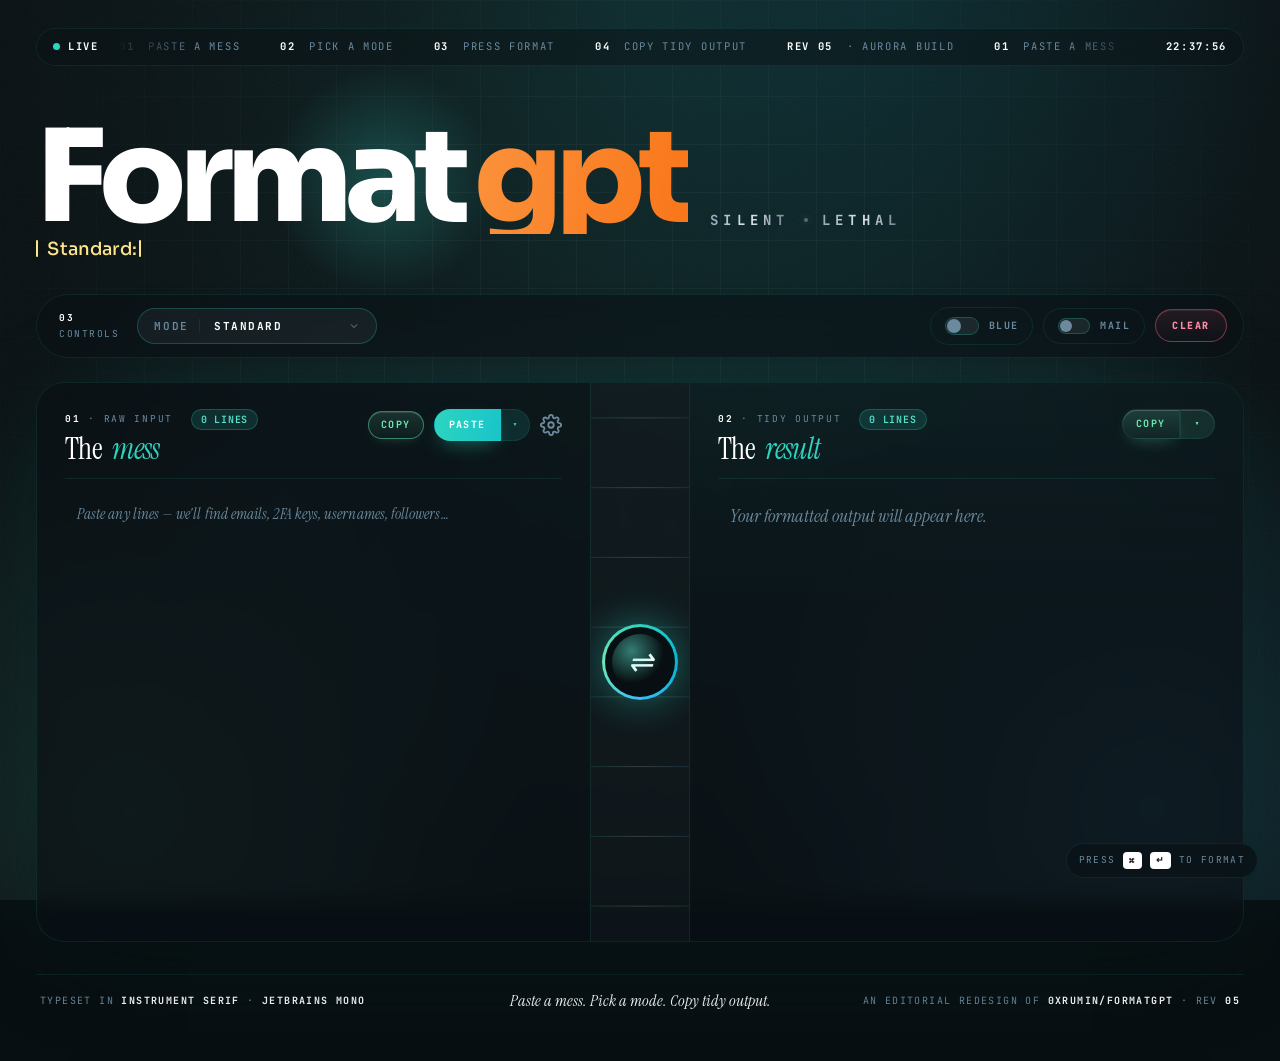
<file: index.html>
<!DOCTYPE html>
<html lang="en">
<head>
  <meta charset="utf-8" />
  <meta name="viewport" content="width=device-width,initial-scale=1" />
  <title>FormatGPT — Workbench</title>

  <!-- Apply the saved theme before stylesheets/paint so Neon Terminal never
       flashes the Aurora look on load. -->
  <script>try{var t=localStorage.getItem('fgpt_theme'); if(t) document.documentElement.setAttribute('data-theme',t); var s=localStorage.getItem(t==='neon'?'fgptTheme_neon':'fgptTheme'); if(s){var o=JSON.parse(s); if(o&&o.name) document.documentElement.setAttribute('data-swatch',String(o.name).toLowerCase()); else if(o&&o.custom) document.documentElement.setAttribute('data-swatch','custom');}}catch(e){}</script>

  <link rel="icon" href="[data-uri]">
  <link rel="preconnect" href="https://fonts.googleapis.com">
  <link rel="preconnect" href="https://fonts.gstatic.com" crossorigin>
  <link rel="stylesheet" href="https://fonts.googleapis.com/css2?family=DM+Sans:ital,wght@0,400;0,500;0,600;0,700;1,400&amp;family=Instrument+Serif:ital@0;1&amp;family=JetBrains+Mono:wght@400;500;600&amp;family=Sora:wght@500;600;700;800&amp;display=swap">
  <link rel="stylesheet" href="theme.css?v=202610120001">
  <link rel="stylesheet" href="theme-neon.css?v=202609150002">
</head>
<body>

<!-- Static gradient tint only — no video, no Lottie, no animated canvas bg. -->
<div class="bg-video__tint" aria-hidden="true"></div>
<div class="aur"></div>
<div class="grid-lines"></div>

<main>

  <!-- Ticker -->
  <div class="ticker">
    <span class="pill"><span class="live"></span>Live</span>
    <div class="scroll"><div class="scroll__inner">
      <span><b>01</b> paste a mess</span>
      <span><b>02</b> pick a mode</span>
      <span><b>03</b> press format</span>
      <span><b>04</b> copy tidy output</span>
      <span><b>rev 05</b> · <span class="tk-build">aurora build</span></span>
      <span><b>01</b> paste a mess</span>
      <span><b>02</b> pick a mode</span>
      <span><b>03</b> press format</span>
      <span><b>04</b> copy tidy output</span>
      <span><b>rev 05</b> · <span class="tk-build">aurora build</span></span>
    </div></div>
    <span class="clock" id="clock">00:00:00</span>
  </div>

  <!-- Hero -->
  <div class="hero">
    <h1 class="animate-fade-rise">
      <span class="word">Format</span><em>gpt</em>
    </h1>
    <h3 class="hero__sigma animate-fade-rise-delay-2">
      <span>Silent</span><span class="dot" aria-hidden="true"></span><span>Lethal</span>
    </h3>
    <div class="hero__type animate-fade-rise-delay-2" aria-label="Key features cycling">
      <span class="hero__type-caret hero__type-caret--lead" aria-hidden="true"></span>
      <span class="hero__type-text" id="heroTw"></span><span class="hero__type-caret" aria-hidden="true"></span>
    </div>
  </div>

  <!-- Command rail (above workbench so it stays in view) -->
  <div class="rail">
    <div class="rail__kicker"><b>03</b><span>Controls</span></div>

    <div class="rail__center">
      <!-- Mode dropdown — keeps original IDs/structure so ui.js wires up unchanged -->
      <div class="mode-dd" id="modeDd" data-value="standard">
        <button class="dd-btn" id="modeBtn" type="button" aria-haspopup="listbox" aria-expanded="false">
          <span id="modeLabel">Standard</span>
          <span class="dd-spacer" aria-hidden="true"></span>
          <svg class="dd-chevron" viewBox="0 0 24 24" aria-hidden="true"><path d="M6 9l6 6 6-6"/></svg>
        </button>
        <ul class="dd-menu" id="modeMenu" role="listbox" aria-label="Select mode">
          <li class="dd-item active" data-value="standard"      role="option" aria-selected="true">Standard</li>
          <li class="dd-item"        data-value="reorder"       role="option">V2 Reorder</li>
          <li class="dd-item"        data-value="filter"        role="option">Filter</li>
          <li class="dd-item"        data-value="sorter"        role="option">Sorter</li>
          <li class="dd-item"        data-value="duplicate"     role="option">Duplicate Finder</li>
          <li class="dd-item"        data-value="deliver"       role="option">Deliver</li>
          <li class="dd-item"        data-value="separator"     role="option">Separator</li>
          <li class="dd-item"        data-value="crosscheck"    role="option">Crosscheck</li>
          <li class="dd-item"        data-value="plinksWith"    role="option">Plinks with counts</li>
          <li class="dd-item"        data-value="plinksPrices"  role="option">Plinks with prices</li>
          <li class="dd-item"        data-value="plinksWithout" role="option">Plinks w/o counts</li>
          <li class="dd-item"        data-value="reverse"       role="option">Reverse</li>
        </ul>
      </div>
    </div>

    <div class="rail__right">
      <button id="blueBtn" class="blue-btn" type="button" aria-pressed="false">
        <span class="slider" aria-hidden="true"><span class="knob"></span></span>
        <span class="label">Blue</span>
      </button>

      <label class="add-mail">
        <input type="checkbox" id="addMailChk">
        Mail
      </label>

      <button id="clearBtn" type="button">Clear</button>
    </div>
  </div>

  <!-- Workbench -->
  <section class="work">

    <!-- Input pane -->
    <div class="pane pane--in">
      <div class="pane__head">
        <div>
          <div class="pane__kick"><b>01</b> · Raw input <span class="pane__count" id="inpCount"></span></div>
          <div class="pane__title">The <em>mess</em></div>
        </div>
        <div class="pane__tools">
          <!-- Order: Copy raw input → Paste (with dropdown) → Settings gear -->
          <!--
            Copy button with an inline caret + menu. The caret + menu are
            CSS-gated so they only appear in Deliver mode (where "save the
            raw input as a .txt" is a common follow-up to extracting). In
            every other mode the button looks like a simple Copy button.
          -->
          <span class="head-copy-wrap" id="copyInputWrap">
            <button class="head-copy" id="copyInputBtn" type="button" title="Copy raw input">Copy</button>
            <button class="head-copy-caret" id="copyInputCaret" type="button" aria-haspopup="true" aria-expanded="false" title="Download">&#9662;</button>
            <div class="menu" id="copyInputMenu" role="menu" aria-label="Input download options">
              <button type="button" id="menuSaveInputTxt">Save as .txt</button>
            </div>
          </span>

          <div class="split small head-split" id="pasteSplit">
            <button class="btn-main" id="pasteMain" type="button" title="Paste">Paste</button>
            <button class="btn-caret" id="pasteCaret" type="button" aria-haspopup="true" aria-expanded="false" title="Upload options">▾</button>
            <div class="menu" id="pasteMenu" role="menu" aria-label="Paste options">
              <button type="button" id="menuUploadAny">Upload a file</button>
            </div>
          </div>

          <svg class="h2-gear" id="settingsIcon" viewBox="0 0 24 24" aria-label="Settings">
            <circle cx="12" cy="12" r="3"></circle>
            <path d="M19.4 15a1.65 1.65 0 0 0 .33 1.82l.06.06a2 2 0 1 1-2.83 2.83l-.06-.06a1.65 1.65 0 0 0-1.82-.33 1.65 1.65 0 0 0-1 1.51V21a2 2 0 0 1-4 0v-.09a1.65 1.65 0 0 0-1-1.51 1.65 1.65 0 0 0-1.82.33l-.06.06a2 2 0 1 1-2.83-2.83l.06-.06a1.65 1.65 0 0 0 .33-1.82 1.65 1.65 0 0 0-1.51-1H3a2 2 0 0 1 0-4h.09a1.65 1.65 0 0 0 1.51-1 1.65 1.65 0 0 0-.33-1.82l-.06-.06a2 2 0 1 1 2.83-2.83l-.06.06a1.65 1.65 0 0 0 1.82.33H9a1.65 1.65 0 0 0 1-1.51V3a2 2 0 0 1 4 0v.09a1.65 1.65 0 0 0 1 1.51 1.65 1.65 0 0 0 1.82-.33l.06-.06a2 2 0 1 1 2.83 2.83l-.06.06a1.65 1.65 0 0 0-.33 1.82V9a1.65 1.65 0 0 0 1.51 1H21a2 2 0 0 1 0 4h-.09a1.65 1.65 0 0 0-1.51 1z"></path>
          </svg>
        </div>
      </div>

      <div style="position:relative;display:flex;flex:1;flex-direction:column">
        <textarea id="inp" placeholder="Paste any lines — we'll find emails, 2FA keys, usernames, followers…"></textarea>
        <input type="file" id="uploadAny" accept=".txt,.csv,text/plain,text/csv" style="display:none" />
      </div>
      <div class="drop-hint" aria-hidden="true"><span>Paste any text file</span></div>
    </div>

    <!-- Axis -->
    <div class="axis">
      <canvas id="axisFlow" aria-hidden="true"></canvas>
      <div class="axis__core">
        <div class="ring"><div class="inner">⇌</div></div>
      </div>
      <div class="axis__pulse" id="axisPulse"></div>
    </div>

    <!-- Output pane (gets .card so filter.js's outCard.closest('.card') resolves) -->
    <section class="pane pane--out card">
      <div class="pane__head">
        <div>
          <div class="pane__kick"><b>02</b> · Tidy output <span class="pane__count" id="outCount"></span><span class="pane__missing" id="outMissing" title="Lines in the input that are not in the output"></span></div>
          <div class="pane__title">The <em>result</em></div>
        </div>
        <div class="pane__tools">
          <!-- Paste split for List 2 (Crosscheck only — CSS-gated via body[data-mode]) -->
          <div class="split small head-split" id="ccPasteSplit">
            <button class="btn-main" id="ccPasteMain" type="button" title="Paste List 2">Paste</button>
            <button class="btn-caret" id="ccPasteCaret" type="button" aria-haspopup="true" aria-expanded="false" title="Upload options">▾</button>
            <div class="menu" id="ccPasteMenu" role="menu" aria-label="Paste options">
              <button type="button" id="ccMenuUploadAny">Upload a file</button>
            </div>
          </div>

          <span style="position:relative;display:inline-block">
            <div class="split small" id="copySplit" style="position:static">
              <button class="btn-main-copy" id="copyMain" type="button" title="Copy">Copy</button>
              <button class="btn-caret-copy" id="copyCaret" type="button" aria-haspopup="true" aria-expanded="false" title="Download">▾</button>
              <div class="menu" id="copyMenu" role="menu" aria-label="Download options">
                <button type="button" id="menuDownloadTxt">Save as txt</button>
              </div>
            </div>
          </span>
        </div>
        <!-- Chunk Mode (Standard + mail chunk). A direct child of .pane__head so
             it can sit in the header's bottom-right corner — below the Copy
             button — instead of on the top tools row. -->
        <div class="chunk-toggle-wrap" id="chunkToggleWrap">
          <label class="chunk-toggle" id="chunkToggle" title="Keep the mail chunk (email|pass|refresh|clientID) intact as one Mail line instead of splitting it — for mail reading">
            <input type="checkbox" id="chunkChk">
            <span class="chunk-toggle__label">Chunk Mode</span>
          </label>
        </div>
        <!-- Persistent Mode (V2 Reorder only — CSS-gated via body[data-mode]).
             Sits on its own full-width header row so its pill width doesn't
             squeeze the line count onto a second line. -->
        <div class="persist-toggle-wrap" id="persistToggleWrap">
          <label class="chunk-toggle" id="persistToggle" title="Keep your custom V2 layout when new lines are pasted, instead of snapping back to Original">
            <input type="checkbox" id="reorderPersistChk">
            <span class="chunk-toggle__label">Persistent Mode</span>
          </label>
        </div>
      </div>
      <!-- Separator mode tabs (CSS-gated via body[data-mode="separator"]).
           Switches #out between the Phone-only and Mail-only groups. -->
      <div class="sep-tabs" id="separatorTabs" role="tablist" aria-label="Account groups">
        <button type="button" class="sep-tab sep-tab-on" data-tab="phone" role="tab" aria-selected="true">
          <span class="sep-tab-icon" aria-hidden="true">📱</span> Phone
          <span class="sep-tab-count" id="sepPhoneCount">0</span>
        </button>
        <button type="button" class="sep-tab" data-tab="mail" role="tab" aria-selected="false">
          <span class="sep-tab-icon" aria-hidden="true">📧</span> Mail
          <span class="sep-tab-count" id="sepMailCount">0</span>
        </button>
      </div>
      <!-- Duplicate Finder tabs (CSS-gated via body[data-mode="duplicate"]).
           Switches #out between the Unique list and the removed Duplicates. -->
      <div class="dup-tabs" id="dupTabs" role="tablist" aria-label="Duplicate results">
        <button type="button" class="sep-tab sep-tab-on" data-tab="unique" role="tab" aria-selected="true">
          <span class="sep-tab-icon" aria-hidden="true">✓</span> Unique
          <span class="sep-tab-count" id="dupUniqueCount">0</span>
        </button>
        <button type="button" class="sep-tab" data-tab="duplicates" role="tab" aria-selected="false">
          <span class="sep-tab-icon" aria-hidden="true">⧉</span> Duplicates
          <span class="sep-tab-count" id="dupDupCount">0</span>
        </button>
      </div>
      <pre id="out"></pre>
      <!-- Editable List 2 input, revealed only when crosscheck mode is active -->
      <textarea id="ccList2" class="cc-list2" spellcheck="false"
        placeholder="List 2 — paste the reference list here to compare against List 1"></textarea>
      <input type="file" id="ccUploadAny" accept=".txt,.csv,.tsv,.log,.json,text/plain,text/csv" style="display:none" />
      <div class="drop-hint" aria-hidden="true"><span>Paste any text file</span></div>
    </section>
  </section>

  <!-- Pre-created hidden panels so reorder.js / filter.js / sorter.js / crosscheck.js / deliver.js find them -->
  <section class="card work-panel" id="reorderPanel"    style="display:none"></section>
  <section class="card work-panel" id="filterPanel"     style="display:none"></section>
  <section class="card work-panel" id="sorterPanel"     style="display:none"></section>
  <section class="card work-panel" id="plinksPricesPanel" style="display:none"></section>
  <section class="card work-panel" id="crosscheckPanel" style="display:none"></section>
  <section class="card work-panel deliver-panel" id="deliverPanel" style="display:none"></section>

  <!-- Colophon -->
  <footer class="colo">
    <div>Typeset in <b>Instrument Serif</b> · <b>JetBrains Mono</b></div>
    <div class="colo__c">Paste a mess. Pick a mode. Copy tidy output.</div>
    <div class="colo__r">An editorial redesign of <b>0xRumin/FormatGPT</b> · Rev <b>05</b></div>
  </footer>

</main>

<div class="shortcut">Press <kbd>⌘</kbd><kbd>↵</kbd> to format</div>

<!-- Namespace first (matches original load order) -->
<script>window.App = window.App || {};</script>

<!-- Core order: utils -> config -> state -> renderers -> main -> modes -> ui -> boot -->
<script defer src="utils.js?v=202607110001"></script>
<script defer src="config.js?v=202607210004"></script>
<script defer src="state.js?v=202607210004"></script>
<script defer src="renderers.js?v=202607110001"></script>
<script defer src="main.js?v=202607110001"></script>

<script defer src="standard.js?v=202607110001"></script>
<script defer src="reverse.js?v=202607061000"></script>
<script defer src="plinks-with.js?v=202607110001"></script>
<script defer src="plinks-prices.js?v=202607110001"></script>
<script defer src="plinks-without.js?v=202607061000"></script>
<script defer src="reorder.js?v=202610120001"></script>
<script defer src="filter.js?v=202607061000"></script>
<script defer src="sorter.js?v=202607210014"></script>
<script defer src="separator.js?v=202610120003"></script>
<script defer src="duplicate.js?v=202609200001"></script>
<script defer src="crosscheck.js?v=202607061000"></script>
<script defer src="deliver.js?v=202607140001"></script>
<script defer src="themes.js?v=202607061000"></script>
<script defer src="ui.js?v=202610120001"></script>
<script defer src="boot.js?v=202607061000"></script>

<!-- Visual polish (no JS files modified). Runs after defer scripts. -->
<script defer>
(function () {
  // [Removed for speed] aurora cursor follow + dot-waves canvas background.
  // Static gradient + aurora CSS only now.

  // 2. Ticking clock
  const clock = document.getElementById('clock');
  function tick() {
    if (!clock) return;
    const d = new Date();
    const p = (n) => String(n).padStart(2, '0');
    clock.textContent = `${p(d.getHours())}:${p(d.getMinutes())}:${p(d.getSeconds())}`;
  }
  tick();
  setInterval(tick, 1000);

  const inp = document.getElementById('inp');

  // 4. Cmd/Ctrl+Enter → trigger existing reactive rerun + pulse
  const pulse  = document.getElementById('axisPulse');
  function fire() {
    if (window.App && window.App.App && typeof window.App.App.rerun === 'function') {
      window.App.App.rerun();
    } else if (inp) {
      inp.dispatchEvent(new Event('input', { bubbles: true }));
    }
    if (pulse) {
      pulse.classList.remove('go');
      // restart animation
      void pulse.offsetWidth;
      pulse.classList.add('go');
    }
    if (typeof window.__axisBurst === 'function') window.__axisBurst();
  }

  // 4a. Wrap each output line in an .out-row block so we can draw a separator
  //     ONLY between complete accounts (not under every wrapped text line).
  //     For LARGE outputs (>400 blocks OR >1500 lines), skip row wrapping
  //     entirely — render plain text. This is the #1 perf win on big pastes.
  const ROW_WRAP_MAX_BLOCKS = 400;
  const ROW_WRAP_MAX_LINES  = 1500;
  const ROW_WRAP_MAX_CHARS  = 120000;
  (function wrapOutputRows(){
    const out = document.getElementById('out');
    if (!out) return;
    const esc = (s) => s.replace(/[&<>"']/g, (c) => ({'&':'&amp;','<':'&lt;','>':'&gt;','"':'&quot;',"'":'&#39;'}[c]));
    let lastSig = '';
    // FAST PATH for big outputs: render the text as fixed-size chunks tagged
    // with `content-visibility:auto` (see .out-chunk in theme.css). The browser
    // only lays out / paints chunks in or near the viewport, so a 10k-line
    // paste appears near-instantly and scrolls smoothly instead of laying out
    // every line up front. Newlines are kept between chunks so out.textContent
    // still equals the full output (Copy / Save-as-txt read that).
    const OUT_CHUNK_LINES = 200;
    function buildChunks(lines){
      const frag = document.createDocumentFragment();
      for (let i = 0; i < lines.length; i += OUT_CHUNK_LINES){
        const d = document.createElement('div');
        d.className = 'out-chunk';
        d.textContent = lines.slice(i, i + OUT_CHUNK_LINES).join('\n')
                      + (i + OUT_CHUNK_LINES < lines.length ? '\n' : '');
        frag.appendChild(d);
      }
      return frag;
    }
    function renderChunked(lines){
      mo.disconnect();
      out.replaceChildren(buildChunks(lines));
      mo.observe(out, { childList: true });
    }
    function render(){
      const firstChild = out.firstElementChild;
      const looksRendered = !!(firstChild && firstChild.classList && firstChild.classList.contains('out-row'));
      const looksChunked  = !!(firstChild && firstChild.classList && firstChild.classList.contains('out-chunk'));
      // Reconstruct raw text from the rendered DOM (so we can re-render idempotently)
      const raw = looksRendered
        ? Array.from(out.children).map(d => d.dataset.raw || '').join('\n\n').replace(/\n+$/, '')
        : (out.textContent || '');

      const lines = raw.split(/\r?\n/);

      // FAST PATH — plain text for big outputs. No DOM wrapping, no per-row
      // buttons. The top Copy + Save-as-txt buttons still work (they fall back
      // to out.textContent when no .out-row children are found).
      if (lines.length > ROW_WRAP_MAX_LINES || raw.length > ROW_WRAP_MAX_CHARS) {
        const sig = '\u0003' + raw;
        if (sig === lastSig && looksChunked) return;
        lastSig = sig;
        renderChunked(lines);
        return;
      }

      // Group into account blocks (blank line = boundary)
      const blocks = [];
      let cur = [];
      for (const line of lines) {
        if (!line.trim()) {
          if (cur.length) { blocks.push(cur); cur = []; }
        } else {
          cur.push(line);
        }
      }
      if (cur.length) blocks.push(cur);

      if (blocks.length > ROW_WRAP_MAX_BLOCKS){
        const sig = '\u0003' + raw;
        if (sig === lastSig && looksChunked) return;
        lastSig = sig;
        renderChunked(lines);
        return;
      }

      const sig = blocks.map(b => b.join('\u0002')).join('\u0001');
      if (sig === lastSig && looksRendered) return;
      lastSig = sig;

      const html = !blocks.length ? '' : blocks.map((block) => {
        const rawBlock = block.join('\n');
        const inner = block.map((ln) => '<div class="out-row__line">' + esc(ln) + '</div>').join('');
        const btn = '<button type="button" class="row-copy" title="Copy this account" aria-label="Copy this account">'
                  + '<svg viewBox="0 0 24 24" width="14" height="14" fill="none" stroke="currentColor" stroke-width="2" stroke-linecap="round" stroke-linejoin="round" aria-hidden="true">'
                  + '<rect x="9" y="9" width="11" height="11" rx="2"></rect>'
                  + '<path d="M5 15H4a2 2 0 0 1-2-2V4a2 2 0 0 1 2-2h9a2 2 0 0 1 2 2v1"></path>'
                  + '</svg><span class="row-copy__txt">Copy</span></button>';
        return '<div class="out-row" data-raw="' + esc(rawBlock) + '">' + btn + inner + '</div>';
      }).join('');

      mo.disconnect();
      out.innerHTML = html;
      mo.observe(out, { childList: true });
    }
    // Lighter observer — childList only. We don't need characterData/subtree
    // since we write via innerHTML / textContent which triggers childList.
    const mo = new MutationObserver(() => render());
    mo.observe(out, { childList: true });
    render();

    // Override Copy handlers to use joined data-line values (since textContent
    // of row-wrapped divs loses newlines).
    function joined(){
      const rows = out.querySelectorAll('.out-row');
      if (!rows.length) return out.textContent || '';
      return Array.from(rows).map(d => {
        // Prefer data-raw, but fall back to joining child .out-row__line text with \n
        if (d.dataset.raw) return d.dataset.raw;
        const lines = d.querySelectorAll('.out-row__line');
        return Array.from(lines).map(l => l.textContent || '').join('\n');
      }).join('\n\n');
    }
    // Per-row copy button (event delegation on #out)
    out.addEventListener('click', async (e) => {
      const btn = e.target.closest('.row-copy');
      if (!btn) return;
      e.stopImmediatePropagation();
      e.preventDefault();
      const row = btn.closest('.out-row');
      if (!row) return;
      const text = row.dataset.raw
        || Array.from(row.querySelectorAll('.out-row__line')).map(l => l.textContent || '').join('\n');
      try {
        await navigator.clipboard.writeText(text);
        btn.classList.add('is-copied');
        const lbl = btn.querySelector('.row-copy__txt');
        const orig = lbl ? lbl.textContent : '';
        if (lbl) lbl.textContent = 'Copied';
        setTimeout(() => {
          btn.classList.remove('is-copied');
          if (lbl) lbl.textContent = orig || 'Copy';
        }, 900);
      } catch { alert('Copy failed.'); }
    }, true);

    // Use CAPTURE-phase + stopImmediatePropagation so we run BEFORE ui.js's handler
    // (which would otherwise read out.textContent and lose newlines between row divs).
    const copyMain = document.getElementById('copyMain');
    copyMain?.addEventListener('click', async (e) => {
      e.stopImmediatePropagation();
      try {
        await navigator.clipboard.writeText(joined());
        const orig = copyMain.textContent;
        copyMain.textContent = 'Copied';
        setTimeout(() => { copyMain.textContent = orig; }, 900);
      } catch { alert('Copy failed.'); }
    }, true);

    // Same intercept for the Save-as-txt menu so it gets newline-correct text.
    // Filename: if Deliver mode has a custom name, use it — otherwise a unique
    // 6-char random name from App.Utils.randFileName.
    const menuSave = document.getElementById('menuDownloadTxt');
    menuSave?.addEventListener('click', (e) => {
      e.stopImmediatePropagation();
      const text = joined();
      const blob = new Blob([text], { type: 'text/plain;charset=utf-8' });
      const url = URL.createObjectURL(blob);
      const a = document.createElement('a');
      let name;
      const st = window.App && window.App.State && window.App.State.state;
      const delivName = (st && st.mode === 'deliver' && st.deliverFilename)
        ? String(st.deliverFilename).trim() : '';
      if (delivName) {
        const clean = delivName
          .replace(/\.txt$/i, '')
          .replace(/[^A-Za-z0-9_\-. ]/g, '')
          .replace(/\s+/g, '_');
        name = (clean || 'deliver') + '.txt';
      } else {
        name = (window.App && window.App.Utils && window.App.Utils.randFileName)
          ? window.App.Utils.randFileName('txt')
          : (Math.random().toString(36).slice(2, 8) + '.txt');
      }
      a.href = url; a.download = name;
      document.body.appendChild(a); a.click(); a.remove();
      setTimeout(() => URL.revokeObjectURL(url), 1000);
      document.getElementById('copyMenu')?.classList.remove('open');
    }, true);

    // 4b3. Live line-count display in both pane headers (Raw input / Tidy output).
    //      Writes into the small "N LINES" pill next to each pane's kick label.
    //      Also feeds the Deliver panel's Input / Output / Total stats so they
    //      stay in sync with whatever the textarea actually contains — this is
    //      important because the Paste button and file-upload handlers set
    //      inp.value programmatically (no 'input' event), so we also tick on
    //      every App.App.rerun() via a lightweight polling fallback.
    (function lineCounts(){
      const inpCountEl = document.getElementById('inpCount');
      const outCountEl = document.getElementById('outCount');
      function count(t){
        if (!t) return 0;
        const parts = t.split(/\r?\n/);
        let n = 0;
        for (let i = 0; i < parts.length; i++) if (parts[i].trim()) n++;
        return n;
      }
      const outMissingEl = document.getElementById('outMissing');
      let lastIn = -1, lastOut = -1, lastOutRaw = null;
      function updTotal(){
        const t = document.getElementById('dpTotalCount');
        if (t) t.textContent = (Math.max(0,lastIn) + Math.max(0,lastOut)).toLocaleString();
        // "N missing" = input lines that didn't make it into the output. Only
        // meaningful (and shown) when the output is shorter than the input, e.g.
        // Sorter dropping mismatched rows or Filter narrowing the set; hidden via
        // :empty otherwise (Standard etc. expand each line, so output > input).
        if (outMissingEl){
          const miss = (lastIn >= 0 && lastOut >= 0) ? (lastIn - lastOut) : 0;
          outMissingEl.textContent = miss > 0 ? (miss.toLocaleString() + ' missing') : '';
        }
      }
      function updInp(){
        const n = count(inp ? inp.value : '');
        if (n === lastIn) return;
        lastIn = n;
        if (inpCountEl) inpCountEl.textContent = n.toLocaleString() + ' lines';
        updTotal();
      }
      function updOut(){
        if (!out) return;
        const wrapped = out.querySelectorAll('.out-row__line');
        let n;
        if (wrapped && wrapped.length) {
          lastOutRaw = null;
          n = wrapped.length;
        } else {
          const raw = out.textContent || '';
          if (raw === lastOutRaw) return;
          lastOutRaw = raw;
          n = count(raw);
        }
        if (n === lastOut) return;
        lastOut = n;
        if (outCountEl) outCountEl.textContent = n.toLocaleString() + ' lines';
        updTotal();
      }
      if (inp) inp.addEventListener('input', updInp);
      if (out) {
        const mo = new MutationObserver(updOut);
        mo.observe(out, { childList: true });
      }

      // Wrap App.App.rerun so every format-run also refreshes counts — covers
      // paste-button, file-upload, drag-drop, Clear, and mode changes.
      function wrapRerun(){
        const A = window.App && window.App.App;
        if (!A || typeof A.rerun !== 'function' || A.__countsWrapped) return;
        const orig = A.rerun;
        A.rerun = function(){
          const r = orig.apply(this, arguments);
          updInp(); updOut();
          return r;
        };
        A.__countsWrapped = true;
      }
      wrapRerun();
      // In case App.App wasn't ready yet when this IIFE ran, retry briefly.
      let tries = 0;
      const wt = setInterval(() => {
        wrapRerun();
        if ((window.App && window.App.App && window.App.App.__countsWrapped) || ++tries > 40) {
          clearInterval(wt);
        }
      }, 100);

      updInp();
      updOut();
    })();
  })();

  // 4b. Input Copy button — copies raw textarea to clipboard
  const copyInputBtn = document.getElementById('copyInputBtn');
  copyInputBtn?.addEventListener('click', async () => {
    try {
      await navigator.clipboard.writeText(inp ? inp.value : '');
      const orig = copyInputBtn.textContent;
      copyInputBtn.textContent = 'Copied';
      copyInputBtn.classList.add('is-copied');
      setTimeout(() => {
        copyInputBtn.textContent = orig;
        copyInputBtn.classList.remove('is-copied');
      }, 900);
    } catch { alert('Copy failed.'); }
  });

  // 4b-bis. Copy caret dropdown — currently only visible in Deliver mode
  // (CSS-gated via body[data-mode]). Offers "Save as .txt" for the raw
  // input, reusing the Deliver filename when set so the file matches the
  // extracted batch.
  const copyInputCaret = document.getElementById('copyInputCaret');
  const copyInputMenu  = document.getElementById('copyInputMenu');
  copyInputCaret?.addEventListener('click', (e) => {
    e.stopPropagation();
    const open = copyInputCaret.getAttribute('aria-expanded') === 'true';
    copyInputCaret.setAttribute('aria-expanded', open ? 'false' : 'true');
    copyInputMenu?.classList.toggle('open', !open);
  });
  document.addEventListener('click', () => {
    copyInputMenu?.classList.remove('open');
    copyInputCaret?.setAttribute('aria-expanded', 'false');
  });
  document.getElementById('menuSaveInputTxt')?.addEventListener('click', () => {
    const text = inp ? inp.value : '';
    if (!text) { alert('Input is empty \u2014 nothing to save.'); return; }
    // Prefer the filename the user already typed in the Deliver panel (so
    // "Gavin620.txt" applies to both the extracted chunk and the remaining
    // input). Fall back to a unique 6-char name.
    const custom = (window.App?.State?.state?.deliverFilename || '').trim();
    let name;
    if (custom) {
      const clean = custom.replace(/\.txt$/i, '')
                          .replace(/[^A-Za-z0-9_\-. ]/g, '')
                          .replace(/\s+/g, '_');
      name = (clean || 'input') + '_input.txt';
    } else {
      name = (window.App?.Utils?.randFileName?.('txt')) || ('input_' + Date.now() + '.txt');
    }
    const blob = new Blob(['\uFEFF' + text], { type: 'text/plain;charset=utf-8' });
    const url  = URL.createObjectURL(blob);
    const a    = document.createElement('a');
    a.href = url; a.download = name; document.body.appendChild(a); a.click();
    setTimeout(() => { URL.revokeObjectURL(url); a.remove(); }, 0);
    copyInputMenu?.classList.remove('open');
    copyInputCaret?.setAttribute('aria-expanded', 'false');
  });

  // 4b2. Hero typewriter — cycles key features beside the FormatGPT title.
  (function heroTypewriter(){
    const el = document.getElementById('heroTw');
    if (!el) return;
    // Mode descriptions — typed out one at a time to teach what each mode does.
    const words = [
      'Standard: Convert messy lines to easy credentials',
      'Reorder: Rearrange credential fields in any order',
      'Filter: Keep only the rows that match your rules',
      'Sorter: Sort and group accounts by column type',
      'Crosscheck: Compare two lists, find what differs',
      'Plinks: Turn accounts into x.com profile links',
      'Reverse: Flip the field order of every line'
    ];
    if (window.matchMedia && window.matchMedia('(prefers-reduced-motion: reduce)').matches) {
      el.textContent = words[0];
      return;
    }
    let i = 0, j = 0, deleting = false;
    function tick(){
      const w = words[i % words.length];
      if (!deleting) {
        j++;
        el.textContent = w.slice(0, j);
        if (j >= w.length) { deleting = true; setTimeout(tick, 1300); return; }
        setTimeout(tick, 70 + Math.random() * 50);
      } else {
        j--;
        el.textContent = w.slice(0, Math.max(0, j));
        if (j <= 0) { deleting = false; i++; setTimeout(tick, 280); return; }
        setTimeout(tick, 35 + Math.random() * 25);
      }
    }
    setTimeout(tick, 900); // wait for hero fade-rise to finish
  })();

  // 4c. Axis canvas — IDLE by default. A single static stroke set of parallel
  //     lanes is painted once (and on resize). A short ~900ms particle burst
  //     plays ONLY when a format actually runs (Cmd+Enter or fire()). No rAF
  //     loop while idle → zero CPU cost between formats.
  (function initAxisFlow(){
    const canvas = document.getElementById('axisFlow');
    if (!canvas) return;
    const ctx = canvas.getContext('2d');
    const dpr = window.devicePixelRatio || 1;
    let W = 0, H = 0;
    function resize(){
      const w = canvas.clientWidth, h = canvas.clientHeight;
      W = w; H = h;
      canvas.width  = Math.max(1, Math.round(w * dpr));
      canvas.height = Math.max(1, Math.round(h * dpr));
      ctx.setTransform(dpr, 0, 0, dpr, 0, 0);
      paintStatic();
    }
    function paintStatic(){
      ctx.clearRect(0, 0, W, H);
      const vertical = W > H * 1.5;
      const A = vertical ? W : H, B = vertical ? H : W;
      const N = 8;
      for (let i = 0; i < N; i++){
        const a = ((i + 0.5) / N) * A;
        const grad = vertical ? ctx.createLinearGradient(0,0,0,B) : ctx.createLinearGradient(0,0,B,0);
        grad.addColorStop(0,   'rgba(45,212,191,0.14)');
        grad.addColorStop(0.5, 'rgba(247,242,236,0.18)');
        grad.addColorStop(1,   'rgba(56,189,248,0.14)');
        ctx.strokeStyle = grad; ctx.lineWidth = 1;
        ctx.beginPath();
        if (vertical){ ctx.moveTo(a,0); ctx.lineTo(a,B); }
        else          { ctx.moveTo(0,a); ctx.lineTo(B,a); }
        ctx.stroke();
      }
    }
    resize();
    new ResizeObserver(resize).observe(canvas);

    // Short particle burst — runs only on demand.
    let burstEnd = 0, t0 = 0, rafId = 0;
    function burst(){
      burstEnd = performance.now() + 900;
      t0 = performance.now();
      if (!rafId) rafId = requestAnimationFrame(tick);
    }
    function tick(now){
      if (document.hidden) { rafId = requestAnimationFrame(tick); return; }
      const remaining = burstEnd - now;
      const vertical = W > H * 1.5;
      const A = vertical ? W : H, B = vertical ? H : W;
      const N = 8;
      paintStatic();
      const t = (now - t0) / 1000;
      for (let i = 0; i < N; i++){
        const a = ((i + 0.5) / N) * A;
        const phase = ((t * 1.4 + i * 0.15) % 1);
        const along = phase * B;
        const x = vertical ? a : along, y = vertical ? along : a;
        const alpha = Math.sin(phase * Math.PI) * Math.max(0, Math.min(1, remaining / 900));
        ctx.fillStyle = 'rgba(45,212,191,' + alpha.toFixed(3) + ')';
        ctx.beginPath(); ctx.arc(x, y, 2.2, 0, Math.PI*2); ctx.fill();
      }
      if (remaining > 0) rafId = requestAnimationFrame(tick);
      else { rafId = 0; paintStatic(); }
    }
    // Expose so fire() below can trigger it.
    window.__axisBurst = burst;
  })();

  // 4d. Drop-to-paste on input-style textareas.
  //     Accepts plain-text drops and small text files (.txt/.csv/.tsv/.log/.json).
  //     Works for the main input AND the Crosscheck List 2 textarea.
  (function dropToPaste(){
    function wire(el){
      if (!el || el.dataset.dropBound === '1') return;
      el.dataset.dropBound = '1';
      const pane = el.closest('.pane');
      let depth = 0;
      const setDrop = (on) => {
        el.classList.toggle('is-drop', on);
        if (pane) pane.classList.toggle('is-drop', on);
      };
      const onEnter = (e) => {
        if (!e.dataTransfer) return;
        e.preventDefault();
        depth++;
        setDrop(true);
      };
      const onOver = (e) => {
        if (!e.dataTransfer) return;
        e.preventDefault();
        try { e.dataTransfer.dropEffect = 'copy'; } catch(_){}
      };
      const onLeave = () => {
        depth = Math.max(0, depth - 1);
        if (depth === 0) setDrop(false);
      };
      const onDrop = async (e) => {
        e.preventDefault();
        depth = 0;
        setDrop(false);
        const dt = e.dataTransfer;
        if (!dt) return;
        let text = '';
        if (dt.files && dt.files.length) {
          const f = dt.files[0];
          const ok = /\.(txt|csv|tsv|log|json)$/i.test(f.name) || /^text\//i.test(f.type);
          if (!ok) { alert('Only text files (.txt, .csv, .tsv, .log, .json) can be dropped.'); return; }
          try { text = await f.text(); } catch { alert('Could not read that file.'); return; }
        } else {
          text = dt.getData('text/plain') || dt.getData('text') || '';
        }
        if (!text) return;
        el.value = text;
        el.dispatchEvent(new Event('input', { bubbles: true }));
      };
      el.addEventListener('dragenter', onEnter);
      el.addEventListener('dragover',  onOver);
      el.addEventListener('dragleave', onLeave);
      el.addEventListener('drop',      onDrop);
    }
    wire(document.getElementById('inp'));
    wire(document.getElementById('ccList2'));
  })();

  // 4e. Crosscheck List 2 — Paste button and Upload-a-file menu (mirrors main #pasteSplit).
  //     Visible only when crosscheck mode is active (CSS-gated).
  (function wireCcPaste(){
    const ccList2      = document.getElementById('ccList2');
    const ccPasteMain  = document.getElementById('ccPasteMain');
    const ccPasteCaret = document.getElementById('ccPasteCaret');
    const ccPasteMenu  = document.getElementById('ccPasteMenu');
    const ccMenuUpload = document.getElementById('ccMenuUploadAny');
    const ccUpload     = document.getElementById('ccUploadAny');

    ccPasteMain?.addEventListener('click', async () => {
      try {
        const text = await navigator.clipboard.readText();
        if (ccList2) {
          ccList2.value = text;
          ccList2.dispatchEvent(new Event('input', { bubbles: true }));
        }
      } catch { alert('Paste failed. Long-press in the box and choose Paste.'); }
    });

    ccPasteCaret?.addEventListener('click', (e) => {
      e.stopPropagation();
      const open = ccPasteCaret.getAttribute('aria-expanded') === 'true';
      ccPasteCaret.setAttribute('aria-expanded', open ? 'false' : 'true');
      ccPasteMenu?.classList.toggle('open', !open);
    });

    ccMenuUpload?.addEventListener('click', () => {
      ccUpload?.click();
      ccPasteMenu?.classList.remove('open');
      ccPasteCaret?.setAttribute('aria-expanded', 'false');
    });

    ccUpload?.addEventListener('change', async () => {
      const f = ccUpload.files && ccUpload.files[0];
      if (!f) return;
      const text = await f.text();
      if (ccList2) {
        ccList2.value = text;
        ccList2.dispatchEvent(new Event('input', { bubbles: true }));
      }
    });

    // Close menu when clicking outside
    document.addEventListener('click', (e) => {
      if (!ccPasteCaret) return;
      if (e.target === ccPasteCaret || ccPasteMenu?.contains(e.target)) return;
      ccPasteMenu?.classList.remove('open');
      ccPasteCaret.setAttribute('aria-expanded', 'false');
    });
  })();

  // 5. Cmd/Ctrl + Enter shortcut
  window.addEventListener('keydown', (e) => {
    if ((e.metaKey || e.ctrlKey) && e.key === 'Enter') {
      e.preventDefault();
      fire();
    }
  });
})();
</script>

</body>
</html>
</file>
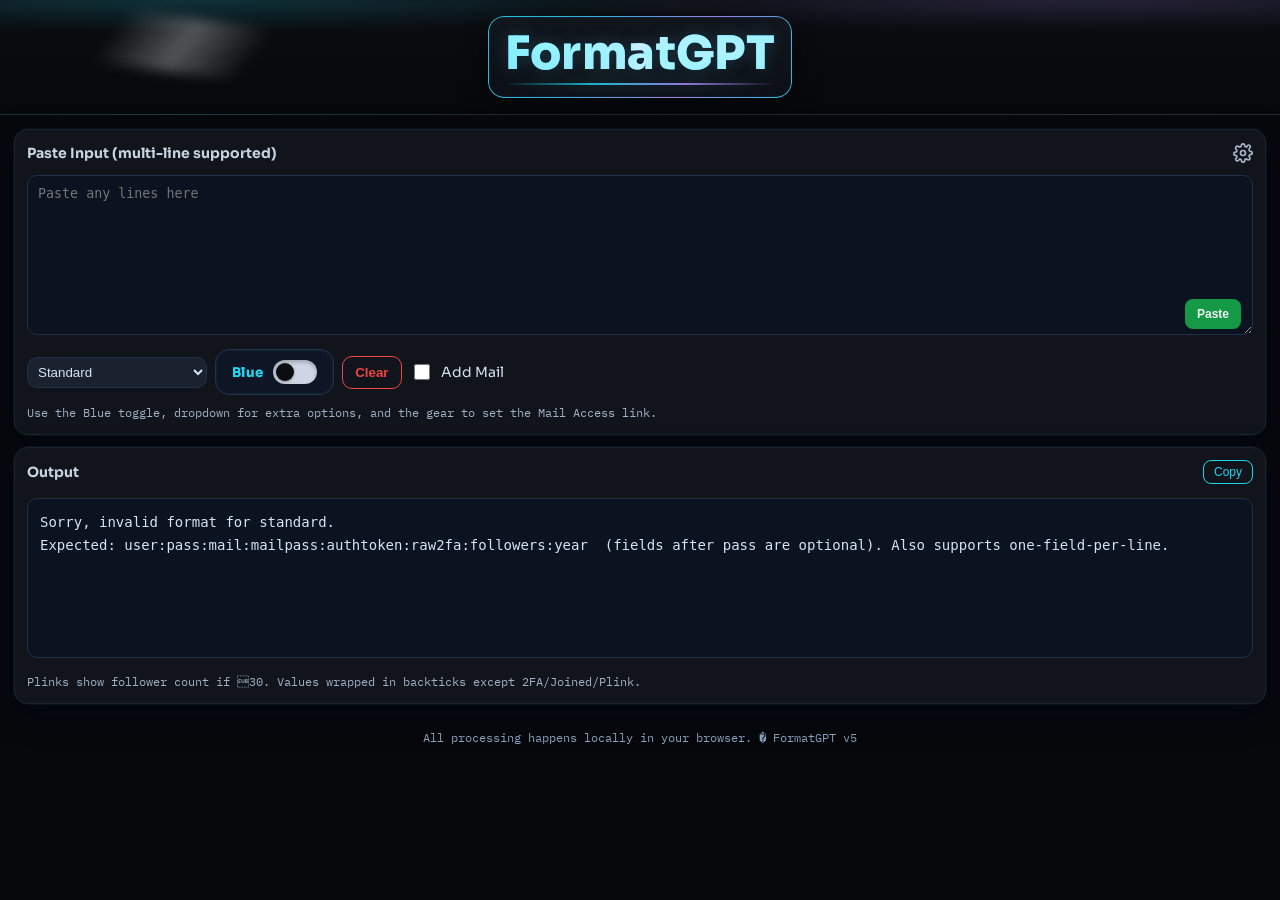
<file: FormatGPT.html>
<!DOCTYPE html>
<html lang="en">
<head>
<meta charset="utf-8" />
<meta name="viewport" content="width=device-width,initial-scale=1" />
<title>FormatGPT v5</title>

<!-- Type: headers (Sora), UI/body (IBM Plex Mono look) -->
<link href="https://fonts.googleapis.com/css2?family=Sora:wght@700;800&family=IBM+Plex+Mono:wght@400;600&display=swap" rel="stylesheet">

<style>
/* ===============================
   Design tokens
   =============================== */
:root{
  --bg:#06080c;
  --ink:#e6edf3;
  --muted:#9fb0c6;
  --panel:#11151b;
  --line:#1b2330;

  /* Accents */
  --accent:#22d3ee;
  --accent-2:#38bdf8;
  --accent-3:#a78bfa;

  /* Buttons / states */
  --ok:#16a34a;
  --bad:#ef4444;

  /* Header palette (for animated wordmark) */
  --c1:#22d3ee; /* cyan */
  --c2:#38bdf8; /* sky */
  --c3:#a78bfa; /* violet */
  --c4:#7dd3fc; /* light cyan */
}

/* ===============================
   Base layout
   =============================== */
*{box-sizing:border-box}
html,body{height:100%}
body{
  margin:0;
  background:var(--bg);
  color:var(--ink);
  font:14px/1.6 "IBM Plex Mono", ui-monospace, SFMono-Regular, Menlo, monospace;
}

/* ===============================
   PREMIUM COMPACT HEADER
   =============================== */
header.hero{
  position:relative; overflow:hidden; border-bottom:1px solid rgba(255,255,255,.06);
  padding:16px 12px; /* compact */
  background:
    radial-gradient(60% 40% at 15% 0%, rgba(34,211,238,.18), transparent 70%),
    radial-gradient(60% 40% at 85% 0%, rgba(167,139,250,.16), transparent 70%),
    linear-gradient(180deg, rgba(255,255,255,.02), rgba(255,255,255,0));
}
.hero__inner{max-width:1100px; margin:0 auto; display:flex; justify-content:center}
.brand{
  display:flex; flex-direction:column; align-items:center; gap:6px;
  padding:12px 16px; border-radius:16px;
  background:linear-gradient(180deg, rgba(20,26,34,.72), rgba(20,26,34,.46));
  border:1px solid rgba(255,255,255,.06);
  backdrop-filter:blur(10px); -webkit-backdrop-filter:blur(10px);
  box-shadow:inset 0 0 0 1px rgba(255,255,255,.03), 0 10px 28px rgba(0,0,0,.45);
  position:relative;
}
/* animated border glow */
.brand::after{
  content:""; position:absolute; inset:-1px; border-radius:16px; padding:1px; pointer-events:none;
  background:linear-gradient(120deg, var(--c1), var(--c2), var(--c3), var(--c1));
  -webkit-mask:linear-gradient(#000 0 0) content-box, linear-gradient(#000 0 0);
  -webkit-mask-composite:xor; mask-composite:exclude;
  animation:borderFlow 7s linear infinite; opacity:.9;
}
@keyframes borderFlow{0%{filter:hue-rotate(0)}100%{filter:hue-rotate(360deg)}}

/* Wordmark (liquid gradient + sheen) */
.brand h1{
  margin:0; font-family:"Sora", system-ui, sans-serif; font-weight:800;
  letter-spacing:.4px; line-height:1.05;
  font-size:clamp(30px,5.6vw,46px);
  position:relative; display:inline-block;
  background:
    radial-gradient(120% 140% at 10% 10%, var(--c1), transparent 60%),
    radial-gradient(120% 140% at 90% 20%, var(--c3), transparent 60%),
    conic-gradient(from 180deg at 50% 50%, var(--c4), var(--c2), var(--c3), var(--c1), var(--c4));
  background-size:230% 230%, 230% 230%, 180% 180%;
  background-position:0% 0%, 100% 0%, 50% 50%;
  background-blend-mode:screen;
  -webkit-background-clip:text; background-clip:text; color:transparent;
  animation:flowA 12s ease-in-out infinite alternate, flowB 20s linear infinite;
  text-shadow:0 0 18px rgba(110,231,255,.18);
}
.brand h1::after{
  /* sweeping specular highlight */
  content:""; position:absolute; inset:-8% -12%;
  background:linear-gradient(120deg, transparent 15%, rgba(255,255,255,.85) 35%, transparent 55%);
  mix-blend-mode:overlay; filter:blur(6px); opacity:.35;
  transform:translateX(-120%) rotate(8deg);
  animation:shine 3.8s cubic-bezier(.4,.0,.2,1) infinite;
}
.brand .under{
  height:2px; width:100%; border-radius:2px; opacity:.85;
  background:linear-gradient(90deg, transparent, var(--c1), var(--c3), transparent);
  filter:drop-shadow(0 0 8px rgba(110,231,255,.6));
  animation:pulse 2.6s ease-in-out infinite;
}

@keyframes flowA{
  0%{background-position:0% 0%, 100% 0%, 50% 50%}
  50%{background-position:35% 65%, 70% 30%, 55% 45%}
  100%{background-position:80% 20%, 30% 70%, 50% 50%}
}
@keyframes flowB{
  0%{background-size:230% 230%, 230% 230%, 180% 180%}
  100%{background-size:210% 210%, 250% 250%, 200% 200%}
}
@keyframes shine{
  0%{transform:translateX(-120%) rotate(8deg); opacity:0}
  12%{opacity:.35}
  50%{transform:translateX(0%) rotate(8deg); opacity:.25}
  88%{opacity:.35}
  100%{transform:translateX(120%) rotate(8deg); opacity:0}
}
@keyframes pulse{0%,100%{opacity:.55}50%{opacity:1}}
@media (prefers-reduced-motion:reduce){
  .brand h1, .brand h1::after, .brand::after, .brand .under{animation:none}
}

/* ===============================
   Main page UI
   =============================== */
main{padding:14px;display:grid;gap:12px}
.card{
  background:var(--panel);
  border:1px solid var(--line);
  border-radius:14px;
  padding:12px;
  position:relative;
  box-shadow:0 0 0 1px rgba(34,211,238,.06), 0 10px 30px rgba(2,6,23,.4)
}
.card h2{
  margin:0 0 10px; font-size:14px; color:#c6d4e2;
  display:flex; justify-content:space-between; align-items:center; font-family:"Sora", system-ui, sans-serif;
}
textarea{
  width:100%; min-height:160px; background:#0b1220; color:#d6e3f5;
  border:1px solid #203047; border-radius:10px; padding:10px; outline:none; resize:vertical
}
.controls{
  display:flex; flex-wrap:wrap; align-items:center; gap:8px; 
  margin-top:8px; margin-bottom:8px;
}
.controls > *{flex:0 0 auto}      /* keep items inline by default */
.add-mail{white-space:nowrap}      /* prevent wrap splitting label */

/* PASTE / CLEAR / COPY */
#pasteBtn{
  position:absolute; bottom:12px; right:12px;
  background:var(--ok); color:#fff; border-radius:8px; font-size:12px; opacity:.94;
  border:none; padding:8px 12px; cursor:pointer; font-weight:700;
}
#clearBtn{
  background:transparent; color:var(--bad); border:1px solid var(--bad);
  padding:8px 12px; border-radius:10px; font-weight:700; cursor:pointer;
}
#copyBtn{
  background:transparent; border:1px solid var(--accent); color:var(--accent);
  padding:4px 10px; font-size:12px; border-radius:8px; cursor:pointer;
}
#copyBtn:hover{background:var(--accent); color:#0b0d10}

/* Select */
select{
  background:#1a2230; color:#d6e3f5; border-radius:10px; border:1px solid #203047; padding:6px; min-width:180px
}
.hint{color:var(--muted); font-size:12px; margin-top:4px}
pre{
  background:#0b1220; color:#d6e3f5; border:1px solid #203047; border-radius:10px;
  padding:12px; white-space:pre-wrap; word-break:break-word; min-height:160px
}
.footer{color:#8aa2bf;font-size:12px;text-align:center;padding:12px}
.settings-icon{width:20px;height:20px;cursor:pointer;fill:none;stroke:#a8b3c7;stroke-width:2}

/* ===============================
   BLUE BUTTON (inline slider)
   =============================== */
.blue-btn{
  display:inline-flex; align-items:center; gap:10px;
  padding:10px 16px; border-radius:14px; border:1px solid #233147;
  background:#0e1625; color:var(--accent);
  font-weight:800; letter-spacing:.3px; cursor:pointer; user-select:none;
  transition: background .35s ease, color .35s ease, border-color .35s ease, box-shadow .35s ease, transform .08s ease;
  box-shadow:inset 0 0 0 1px rgba(34,211,238,.06);
  font-family:"Sora", system-ui, sans-serif;
}
.blue-btn:active{ transform:translateY(1px) }
.blue-btn .label{ transition:color .35s ease }

/* mini slider */
.blue-btn .slider{
  width:44px; height:24px; border-radius:999px; position:relative;
  background:#cfd7e6; transition: background .35s ease, box-shadow .35s ease;
  box-shadow:inset 0 2px 4px rgba(0,0,0,.25)
}
.blue-btn .knob{
  position:absolute; inset:3px auto 3px 3px; width:18px; height:18px;
  border-radius:50%; background:#0b0d10;  /* OFF = dark */
  transition: transform .35s ease, background .35s ease, box-shadow .35s ease;
  box-shadow:0 1px 3px rgba(0,0,0,.35)
}
/* ON state */
.blue-btn.is-on{
  background:var(--accent); border-color:var(--accent); color:#fff;
  box-shadow:0 0 12px rgba(110,231,255,.6), 0 0 22px rgba(167,139,250,.25);
}
.blue-btn.is-on .slider{ background:#0d2530; box-shadow:inset 0 2px 5px rgba(0,0,0,.35) }
.blue-btn.is-on .knob{ transform:translateX(20px); background:#fff; box-shadow:0 0 10px #bff2ff }
.blue-btn.is-on .label{ color:#fff }

/* Add Mail checkbox */
.add-mail{
  display:inline-flex; align-items:center; gap:8px; color:#d6e3f5; font-family:"Sora", system-ui, sans-serif;
}
.add-mail input{ width:16px; height:16px; }

/* Settings gear placement in the first card title */
#settingsIcon{margin-left:8px}
#out .settings-icon, section.card .settings-icon:not(:first-of-type){display:none!important}
</style>
</head>
<body>

<!-- HEADER (subtitle removed) -->
<header class="hero">
  <div class="hero__inner">
    <div class="brand">
      <h1>FormatGPT</h1>
      <div class="under"></div>
    </div>
  </div>
</header>

<!-- APP -->
<main>
  <section class="card">
    <h2>
      Paste Input (multi-line supported)
      <svg class="settings-icon" id="settingsIcon" viewBox="0 0 24 24" aria-label="Settings">
        <circle cx="12" cy="12" r="3"></circle>
        <path d="M19.4 15a1.65 1.65 0 0 0 .33 1.82l.06.06a2 2 0 1 1-2.83 2.83l-.06-.06a1.65 1.65 0 0 0-1.82-.33 1.65 1.65 0 0 0-1 1.51V21a2 2 0 0 1-4 0v-.09a1.65 1.65 0 0 0-1-1.51 1.65 1.65 0 0 0-1.82.33l-.06.06A2 2 0 1 1 4.2 17.8l.06-.06a1.65 1.65 0 0 0 .33-1.82 1.65 1.65 0 0 0-1.51-1H3a2 2 0 0 1 0-4h.09a1.65 1.65 0 0 0 1.51-1 1.65 1.65 0 0 0-.33-1.82l-.06-.06A2 2 0 1 1 6.8 4.2l.06.06a1.65 1.65 0 0 0 1.82.33H9a1.65 1.65 0 0 0 1-1.51V3a2 2 0 0 1 4 0v.09a1.65 1.65 0 0 0 1 1.51 1.65 1.65 0 0 0 1.82-.33l.06-.06A2 2 0 1 1 19.8 6.2l-.06.06a1.65 1.65 0 0 0-.33 1.82V9a1.65 1.65 0 0 0 1.51 1H21a2 2 0 0 1 0 4h-.09a1.65 1.65 0 0 0-1.51 1z"></path>
      </svg>
    </h2>

    <div style="position:relative">
      <textarea id="inp" placeholder="Paste any lines here"></textarea>
      <button id="pasteBtn" onclick="pasteFromClipboard()">Paste</button>
    </div>

    <div class="controls">
      <!-- Keep Add Mail inline with the dropdown -->
      <select id="moreOptions" onchange="handleOption(this.value)">
        <option value="standard">Standard</option>
        <option value="xfly">Xfly</option>
        <option value="reverse">Reverse</option>
        <option value="plinksWith">Plinks with counts</option>
        <option value="plinksWithout">Plinks without counts</option>
      </select>

      <!-- Blue toggle -->
      <button id="blueBtn" class="blue-btn" type="button" aria-pressed="false" onclick="toggleBlue()">
        <span class="label">Blue</span>
        <span class="slider" aria-hidden="true"><span class="knob"></span></span>
      </button>

      <button id="clearBtn" onclick="clearAll()">Clear</button>

      <!-- Add Mail checkbox -->
      <label class="add-mail">
        <input type="checkbox" id="addMailChk" onchange="rerun()">
        <span>Add Mail</span>
      </label>
    </div>

    <div class="hint">Use the Blue toggle, dropdown for extra options, and the gear to set the Mail Access link.</div>
  </section>

  <section class="card">
    <h2>
      Output
      <button id="copyBtn" onclick="copyOutput()">Copy</button>
    </h2>
    <pre id="out"></pre>
    <div class="hint">Plinks show follower count if 30. Values wrapped in backticks except 2FA/Joined/Plink.</div>
  </section>

  <div class="footer">All processing happens locally in your browser. � FormatGPT v5</div>
</main>

<script>
/* ===============================
   Utility / state
   =============================== */
const isHex40 = s => /^[a-f0-9]{40}$/.test(s||"");
const is2FAKey = s => /^[A-Z0-9]{16}$/.test(s||"");
const isEmail  = s => /^[^\s@]+@[^\s@]+\.[^\s@]+$/.test(s||"");
const isYear   = s => /^(2007|2008|2009|201\d|202\d|2025)$/.test(s||"");
const stripLeadingNumbers = s => (s||"").replace(/^\d+/, "");
const extract2FAFromLink = s => {
  const m = String(s||"").match(/2fa\.fb\.rip\/([A-Z0-9]{16})/i);
  return m ? m[1].toUpperCase() : "";
};

/* Mail Access setting with auto-https */
function normalizeMailAccess(s){
  const v = (s || "").trim();
  if (!v) return "https://firstmail.ltd/en-US/webmail";
  if (/^https?:\/\//i.test(v)) return v;
  if (/^\/\//.test(v)) return "https:" + v;
  return "https://" + v;
}
let mailAccess = normalizeMailAccess(localStorage.getItem('mailAccess') || "");
document.getElementById('settingsIcon').onclick = () => {
  const d = prompt("Set Mail Access (full link or domain):", mailAccess);
  if (d !== null) {
    mailAccess = normalizeMailAccess(d);
    localStorage.setItem('mailAccess', mailAccess);
    rerun();
  }
};

/* Blue toggle state */
let blueActive = false;
function toggleBlue(){
  blueActive = !blueActive;
  const btn = document.getElementById('blueBtn');
  btn.classList.toggle('is-on', blueActive);
  btn.setAttribute('aria-pressed', String(blueActive));
  rerun();
}

/* ===============================
   Parsing helpers
   =============================== */
function detectDirective(line){
  const t=line.toLowerCase();
  if(t.includes("#xfly")) return "xfly";
  if(t.includes("#reverse")) return "reverse";
  if(t.includes("#blue")) return "blue";
  return "standard";
}
function smartSplit(line){
  return line.includes("----") ? line.split("----").map(s=>s.trim()) : line.split(":").map(s=>s.trim());
}
function parseLine(raw){
  const directive = detectDirective(raw);
  const parts = smartSplit(raw.replace(/#\w+/gi,"").trim());
  return { directive, parts };
}

/* Parse formatted block (for Reverse) */
function parseFormattedBlock(lines){
  const get = (label)=> {
    const row = lines.find(l => l.toLowerCase().startsWith(label));
    if(!row) return "";
    const val = row.slice(label.length).trim();
    return val.replace(/^`|`$/g,"");
  };
  const user = get("user:");
  const pass = get("pass:");
  const mail = get("mail:");
  const mailPass = get("mail pass:");
  const token = get("auth token:");
  let twofa = get("2fa:");
  const joined = get("joined:");
  const plink = get("plink:");

  const m = twofa.match(/2fa\.fb\.rip\/([A-Z0-9]{16})/i);
  if(m) twofa = m[1];

  let followers = "";
  const f = plink.match(/\[(\d+)\]\s*$/);
  if(f) followers = f[1];

  return {user, pass, mail, mailPass, token, twofa, followers, joined};
}

/* Invalid hints */
const HINTS = {
  standard: "Expected: user:pass:mail:mailpass:authtoken:raw2fa:followers:year  (fields after pass are optional). Also supports one-field-per-line.",
  xfly:     "Expected: username:password:RAW2FAKEY (16 A�Z/0�9 anywhere on the line). 2FA link accepted.",
  reverse:  "Expected: (a) formatted block, or (b) username:password:email:emailpass:authtoken:raw_2fa:followers:joined",
  plinks:   "Expected: user:pass:... (username required)"
};
function invalid(mode){ return `Sorry, invalid format for ${mode}.\n${HINTS[mode]}`; }

/* Plink display helpers */
function onlyPlink(username, followersRaw, withCounts){
  if(!username) return "";
  if(withCounts){
    return followersRaw!=="" ? `x.com/${username} [${followersRaw}]` : `x.com/${username}`;
  }
  return `x.com/${username}`;
}
function plinkInBlock(username, followersRaw, mode){
  if(!username) return "";
  const has = followersRaw!==""; const n = has ? Number(followersRaw) : NaN;
  if(mode==="without") return `x.com/${username}`;
  if(mode==="with")    return has ? `x.com/${username} [${followersRaw}]` : `x.com/${username}`;
  return (!isNaN(n) && n>=30) ? `x.com/${username} [${followersRaw}]` : `x.com/${username}`;
}

/* Reverse join helper (avoid :: when followers missing) */
function joinReverse(arr){
  const a = arr.slice();
  if (a.length >= 8 && (a[6] === "" || a[6] == null) && a[7]) a.splice(6, 1);
  return a.join(":");
}

/* ===============================
   Renderers
   =============================== */
function renderStandard(parts, forceBlue, plinkMode="auto"){
  let [user, pass, ...rest] = parts;
  user = stripLeadingNumbers(user||""); pass = pass||"";
  let mail="", mailPass="", token="", raw2fa="", followersRaw="", year="";
  for(const p0 of rest){
    const p = (p0||"").trim(); if(!p) continue;
    if(!mail && isEmail(p))               { mail = p; continue; }
    if(!mailPass && !isEmail(p) && !isHex40(p) && !is2FAKey(p) && !/2fa\.fb\.rip\//i.test(p) && !isYear(p)) { mailPass = p; continue; }
    if(!token && isHex40(p))              { token = p; continue; }
    if(!raw2fa && is2FAKey(p))            { raw2fa = p; continue; }
    if(!raw2fa && /2fa\.fb\.rip\//i.test(p)) { raw2fa = extract2FAFromLink(p); continue; }
    if(!year && isYear(p))                { year = p; continue; }
    if(followersRaw==="" && /^\d+$/.test(p)) { followersRaw = p; continue; }
  }
  if(!user && !pass && !mail && !token && !raw2fa && !year){ return invalid("standard"); }

  const lines = [];
  if(user)     lines.push(`User: \`${user}\``);
  if(pass)     lines.push(`Pass: \`${pass}\``);
  if(mail)     lines.push(`Mail: \`${mail}\``);
  if(mailPass) lines.push(`Mail Pass: \`${mailPass}\``);
  if(token)    lines.push(`Auth Token: \`${token}\``);
  if(raw2fa)   lines.push(`2FA: https://2fa.fb.rip/${raw2fa}`);
  if(year)     lines.push(`Joined: ${year}`);
  if(user)     lines.push(`Plink: ${plinkInBlock(user, followersRaw, plinkMode)}`);

  if(forceBlue){
    lines.push("");
    lines.push("--------------");
    lines.push(`Never set age less than 14 years from account creation time [${year||'UNKNOWN'}] otherwise it'll be locked.`);
    lines.push("");
    lines.push(" Mail Access:");
    lines.push(mailAccess);
  }
  return lines.join("\n");
}
function renderXfly(parts){
  let [user, pass, ...rest] = parts; user = stripLeadingNumbers(user||"");
  let key = rest.find(x => is2FAKey(x));
  if(!key){
    const link = rest.find(x => /2fa\.fb\.rip\//i.test(x||""));
    if(link) key = extract2FAFromLink(link);
  }
  if(!user || !pass || !key) return invalid("xfly");
  return `${user}:${pass}:${key}`;
}
function renderReverse(text){
  if(!text || !text.trim()) return invalid("reverse");
  const chunks = text.replace(/\r/g, "").split(/\n\s*(?:-{6,}\s*)?\n+/).map(ch => ch.trim()).filter(Boolean);
  const outputs = [];
  for(const chunk of chunks){
    const rows = chunk.split(/\n/).map(r => r.trim()).filter(Boolean);
    const looksBlock = rows.some(r => /^user:/i.test(r));
    if(looksBlock){
      const {user,pass,mail,mailPass,token,twofa,followers,joined} = parseFormattedBlock(rows);
      if(!user && !pass){ outputs.push(invalid("reverse")); continue; }
      outputs.push(joinReverse([user,pass,mail,mailPass,token,twofa,followers,joined]));
    }else{
      const hasDelims = rows.some(r => r.includes(":") || r.includes("----"));
      if(!hasDelims && rows.length>=2 && rows.length<=8){
        const parts = rows.slice(0,8);
        for(let i=0;i<parts.length;i++){ if(/2fa\.fb\.rip\//i.test(parts[i])) parts[i] = extract2FAFromLink(parts[i]); }
        while(parts.length<8) parts.push("");
        outputs.push(joinReverse(parts));
      }else{
        for(const line of rows){
          const parts = smartSplit(line);
          for(let i=0;i<parts.length;i++){ if(/2fa\.fb\.rip\//i.test(parts[i])) parts[i] = extract2FAFromLink(parts[i]); }
          if(parts.length < 2){ outputs.push(invalid("reverse")); continue; }
          const arr = parts.slice(0,8); while(arr.length < 8) arr.push("");
          outputs.push(joinReverse(arr));
        }
      }
    }
  }
  return outputs.join("\n");
}

/* ===============================
   Runner
   =============================== */
function rerun(){ run(document.getElementById("moreOptions").value || "standard"); }

function run(force){
  const txt = document.getElementById("inp").value;
  const addMail = document.getElementById("addMailChk").checked;

  /* Plinks-only list modes */
  if(force==="plinksWith" || force==="plinksWithout"){
    const withCounts = (force==="plinksWith");
    const rows = txt.split(/\r?\n/).map(l=>l.trim()).filter(Boolean);
    if(!rows.length){ document.getElementById("out").textContent = invalid("plinks"); return; }
    const outLines = [];
    for(const row of rows){
      const {parts} = parseLine(row);
      let [user,, ...rest] = parts; user = stripLeadingNumbers(user||"");
      let followersRaw = ""; for(const p of rest){ if(/^\d+$/.test(p)){ followersRaw = p; break; } }
      const link = onlyPlink(user, followersRaw, withCounts);
      if(!user){ document.getElementById("out").textContent = invalid("plinks"); return; }
      outLines.push(link);
    }
    /* Append Add Mail once at the very end when requested */
    if(addMail && outLines.length){
      outLines.push(""); outLines.push("--------------"); outLines.push("Access mail:"); outLines.push(mailAccess);
    }
    document.getElementById("out").textContent = outLines.join("\n");
    return;
  }

  /* Xfly */
  if(force==="xfly"){
    const rows = txt.split(/\r?\n/).map(l=>l.trim()).filter(Boolean);
    if(!rows.length){ document.getElementById("out").textContent = invalid("xfly"); return; }
    const out = rows.map(r => renderXfly(parseLine(r).parts)).join("\n");
    const outLines = out ? out.split("\n") : [];
    if(addMail && outLines.length){
      outLines.push(""); outLines.push("--------------"); outLines.push("Access mail:"); outLines.push(mailAccess);
    }
    document.getElementById("out").textContent = outLines.join("\n");
    return;
  }

  /* Reverse */
  if(force==="reverse"){
    if(!txt.trim()){ document.getElementById("out").textContent = invalid("reverse"); return; }
    const outLines = renderReverse(txt).split("\n");
    if(addMail && outLines.filter(Boolean).length){
      outLines.push(""); outLines.push("--------------"); outLines.push("Access mail:"); outLines.push(mailAccess);
    }
    document.getElementById("out").textContent = outLines.join("\n");
    return;
  }

  /* Standard / Blue (with support for one-field-per-line) */
  const rows = txt.split(/\r?\n/).map(l=>l.trim()).filter(Boolean);
  if(!rows.length){ document.getElementById("out").textContent = invalid("standard"); return; }

  const hasAnyDelims = rows.some(r => r.includes(":") || r.includes("----"));
  /* Single record (one field per line) */
  if(!hasAnyDelims && rows.length>=2 && rows.length<=8){
    const parts = rows.slice(0,8);
    for(let i=0;i<parts.length;i++){ if(/2fa\.fb\.rip\//i.test(parts[i])) parts[i] = extract2FAFromLink(parts[i]); }
    const out = renderStandard(parts, blueActive, "auto");
    const outLines = out ? out.split("\n") : [];
    if(addMail && outLines.filter(Boolean).length){
      outLines.push(""); outLines.push("--------------"); outLines.push("Access mail:"); outLines.push(mailAccess);
    }
    document.getElementById("out").textContent = outLines.join("\n");
    return;
  }

  /* Multi-line inputs  render each entry */
  const out = [];
  for(const row of rows){
    const {directive, parts} = parseLine(row);
    for(let i=0;i<parts.length;i++){ if(/2fa\.fb\.rip\//i.test(parts[i])) parts[i] = extract2FAFromLink(parts[i]); }
    const blueLine = blueActive || (directive==='blue');
    out.push(renderStandard(parts, blueLine));
    out.push("");
  }
  /* Append Add Mail once at the end */
  if(document.getElementById("addMailChk").checked && out.join("").trim()){
    out.push("--------------"); out.push("Access mail:"); out.push(mailAccess);
  }
  document.getElementById("out").textContent = out.join("\n").trim();
}

/* ===============================
   UI helpers
   =============================== */
async function pasteFromClipboard(){
  try{
    const t = await navigator.clipboard.readText();
    document.getElementById("inp").value = t;
    rerun();
  }catch(e){ alert("Clipboard permission denied."); }
}
function clearAll(){ document.getElementById("inp").value=""; document.getElementById("out").textContent=""; }
function copyOutput(){ navigator.clipboard.writeText(document.getElementById("out").textContent); }
function handleOption(v){ run(v); }
/* live typing */
document.getElementById("inp").addEventListener("input", rerun);
/* init blue visual & first run */
document.getElementById('blueBtn').classList.toggle('is-on', false);
window.addEventListener('load', rerun);
</script>
</body>
</html>
</file>
<file: theme.css>
/* =================================================================
   FormatGPT — warm aurora workbench (port of design system)
   Replaces the old neon-cyan theme + header. Single file.
   Keeps every existing class hook so the 17 JS files keep working.
   ================================================================= */
/* Rosca — local display face for the FormatGPT hero wordmark. */
@font-face{
  font-family:'Rosca';
  src:url('fonts/rosca.otf') format('opentype');
  font-weight:400;
  font-style:normal;
  font-display:swap;
}
@font-face{
  font-family:'Rosca';
  src:url('fonts/rosca-slant.otf') format('opentype');
  font-weight:400;
  font-style:italic;
  font-display:swap;
}

* { box-sizing: border-box; }
html, body { margin:0; padding:0; min-height:100%; }

:root{
  /* ---------- Deep navy + teal palette (video provides depth) ---------- */
  --background: 201 100% 13%;
  --foreground: 0 0% 100%;
  --muted-foreground: 240 4% 66%;
  --bg0: hsl(var(--background));
  --bg1: hsl(201 60% 8%);
  --paper:#f7f2ec;
  --ink:#1a1410;
  --accent:#2dd4bf;
  --accent-2:#5eead4;
  --accent-3:#06b6d4;
  --accent-rgb:45,212,191;
  --accent2-rgb:94,234,212;
  --ok-rgb:110,231,183;
  --card-rgb:18,13,8;
  --tint-rgb:247,242,236;
  --mint:#6ee7b7;
  --violet:#38bdf8;
  --line: rgba(255,255,255,0.10);
  --line-strong: rgba(255,255,255,0.25);
  --muted: hsl(var(--muted-foreground));
  --fg: hsl(var(--foreground));
  --input-bg: rgba(4,14,22,.6);
  --glow: rgba(var(--accent-rgb),.25);

  /* ---------- Type ---------- */
  --font-serif:"Instrument Serif", Georgia, serif;
  --font-display:"Sora", system-ui, sans-serif;
  --font-body:"DM Sans", system-ui, sans-serif;
  --font-mono:"JetBrains Mono", ui-monospace, monospace;

  /* ---------- Legacy compat (kept so panel CSS resolves) ---------- */
  --bg: var(--bg0);
  --panel: rgba(var(--card-rgb),0.55);
  --ok:#6ee7b7;
  --ok-dark:#22a86c;
  --bad:#ff5a7a;
  --radius:14px;
  --shadow: 0 18px 40px -12px rgba(0,0,0,0.55), 0 4px 10px rgba(0,0,0,0.35);
}

html, body{
  background: var(--bg0);
  color: var(--fg);
  font-family: var(--font-body);
  overflow-x: hidden;
  font-size: 14px;
  line-height: 1.5;
  -webkit-font-smoothing: antialiased;
}
/* Let the fixed video show through behind everything */
body{ background: transparent; }
html{ background: var(--bg0); }

/* =================== Motion-graphics background video =================== */
.bg-video{
  position:fixed; inset:0;
  width:100%; height:100%;
  object-fit:cover;
  z-index:-2;
  pointer-events:none;
}
.bg-video__tint{
  position:fixed; inset:0;
  z-index:-1;
  pointer-events:none;
  background:
    radial-gradient(ellipse at 50% 30%, rgba(0,30,60,0.20), rgba(0,15,30,0.55) 70%),
    linear-gradient(180deg, rgba(0,15,30,0.35) 0%, rgba(0,15,30,0.55) 100%);
}

/* =================== Fade-rise entrance animation =================== */
@keyframes fade-rise {
  from { opacity: 0; transform: translateY(24px); }
  to   { opacity: 1; transform: translateY(0); }
}
.animate-fade-rise        { animation: fade-rise .8s ease-out both; }
.animate-fade-rise-delay  { animation: fade-rise .8s ease-out .2s both; }
.animate-fade-rise-delay-2{ animation: fade-rise .8s ease-out .4s both; }

/* =================== Aurora background =================== */
.aur{position:fixed;inset:0;z-index:0;pointer-events:none;overflow:hidden;opacity:.35;mix-blend-mode:screen}
.aur::before{content:"";position:absolute;inset:0;background:
  radial-gradient(1200px 700px at var(--mx,30%) var(--my,20%), rgba(var(--accent-rgb),0.28), transparent 60%),
  radial-gradient(900px 700px at 90% 90%, rgba(56,189,248,0.18), transparent 60%),
  radial-gradient(800px 600px at 10% 90%, rgba(var(--ok-rgb),0.12), transparent 60%),
  radial-gradient(1000px 800px at 70% 0%, rgba(6,182,212,0.14), transparent 60%);
  transition:background 0.3s;
  animation: auroShift 22s ease-in-out infinite alternate;
}
@keyframes auroShift{
  0%{filter:hue-rotate(0deg) saturate(1)}
  100%{filter:hue-rotate(-18deg) saturate(1.15)}
}
.aur::after{content:"";position:absolute;inset:0;
  background-image:url("data:image/svg+xml;utf8,<svg xmlns='http://www.w3.org/2000/svg' width='220' height='220'><filter id='n'><feTurbulence type='fractalNoise' baseFrequency='0.9' numOctaves='2' stitchTiles='stitch'/></filter><rect width='100%25' height='100%25' filter='url(%23n)' opacity='1'/></svg>");
  opacity:0.08;mix-blend-mode:overlay}

.grid-lines{position:fixed;inset:0;z-index:0;pointer-events:none;
  background-image:
    linear-gradient(to right, rgba(var(--tint-rgb),0.04) 1px, transparent 1px),
    linear-gradient(to bottom, rgba(var(--tint-rgb),0.04) 1px, transparent 1px);
  background-size:48px 48px;
  -webkit-mask-image:radial-gradient(ellipse at 50% 40%, black 30%, transparent 85%);
          mask-image:radial-gradient(ellipse at 50% 40%, black 30%, transparent 85%);
}

/* =================== Shell =================== */
main{
  position:relative;z-index:2;
  max-width:1320px;margin:0 auto;
  padding:28px 36px 48px;
  display:flex;flex-direction:column;min-height:100vh;gap:24px;
}

/* =================== Ticker =================== */
.ticker{
  display:flex;align-items:center;gap:20px;
  padding:10px 16px;border:1px solid var(--line);border-radius:999px;
  background:rgba(var(--card-rgb),0.5);backdrop-filter:blur(12px);-webkit-backdrop-filter:blur(12px);
  font-family:var(--font-mono);font-size:10.5px;letter-spacing:0.16em;text-transform:uppercase;color:var(--muted);
  overflow:hidden;position:relative;
}
.ticker .pill{display:inline-flex;align-items:center;gap:8px;color:var(--fg);font-weight:700;white-space:nowrap}
.ticker .pill .live{width:7px;height:7px;border-radius:50%;background:var(--accent);box-shadow:0 0 0 0 var(--accent);animation:ping 2s ease-out infinite}
@keyframes ping{0%{box-shadow:0 0 0 0 rgba(var(--accent-rgb),0.7)}70%{box-shadow:0 0 0 10px rgba(var(--accent-rgb),0)}100%{box-shadow:0 0 0 0 rgba(var(--accent-rgb),0)}}
.ticker .scroll{flex:1;overflow:hidden;position:relative;-webkit-mask-image:linear-gradient(90deg,transparent,black 8%,black 92%,transparent);mask-image:linear-gradient(90deg,transparent,black 8%,black 92%,transparent)}
.ticker .scroll__inner{display:inline-flex;gap:40px;white-space:nowrap;animation:tickerRoll 30s linear infinite;will-change:transform}
.ticker .scroll__inner span{color:var(--muted)}
.ticker .scroll__inner b{color:var(--fg);font-weight:700;margin-right:6px}
@keyframes tickerRoll{from{transform:translateX(0)}to{transform:translateX(-50%)}}
.ticker .clock{font-variant-numeric:tabular-nums;color:var(--fg);font-weight:700}

/* =================== Hero =================== */
.hero{
  position:relative;padding:32px 0 8px;
  border:none;background:transparent;
}
.hero h1{
  font-family:var(--font-display);font-weight:800;
  font-size:clamp(60px,10vw,140px);line-height:0.88;letter-spacing:-0.055em;margin:0;
  color:var(--fg);
}

/* Moody sigma tagline — sits INLINE to the right of FormatGPT wordmark,
   stays on ONE line always. Aligns to the baseline of the big word. */
.hero__sigma{
  font-family:var(--font-mono);
  font-size:clamp(11px, 1.3vw, 14px);
  font-weight:700;
  letter-spacing:0.38em;
  text-transform:uppercase;
  color:rgba(var(--tint-rgb),0.55);
  margin:0;
  padding:0 0 0.55em 0; /* bottom padding nudges it onto h1's baseline */
  /* One-liner: flex row, content-sized, no wrapping of any kind. */
  display:flex;flex-direction:row;align-items:center;gap:14px;
  flex-wrap:nowrap;white-space:nowrap;word-break:keep-all;
  line-height:1;
  width:max-content;max-width:100%;
  overflow:visible;
  flex:0 0 auto;
}
.hero__sigma > span:not(.dot){
  display:inline-block;
  white-space:nowrap;
  flex:0 0 auto;
  background:linear-gradient(100deg, #94a3b8 0%, #e2e8f0 50%, #64748b 100%);
  -webkit-background-clip:text;background-clip:text;color:transparent;
  text-shadow:0 0 30px rgba(148,163,184,0.15);
}
.hero__sigma > .dot{
  display:inline-block;
  width:4px;height:4px;border-radius:50%;
  background:rgba(var(--tint-rgb),0.35);
  flex:0 0 auto;
  box-shadow:0 0 8px rgba(var(--tint-rgb),0.25);
}
.hero h1 .word{display:inline-block;opacity:0;transform:translateY(30px);animation:wIn 0.9s cubic-bezier(.2,.8,.2,1) forwards}
.hero h1 .word:nth-child(1){animation-delay:0.05s}
.hero h1 .word:nth-child(2){animation-delay:0.18s}
.hero h1 .word:nth-child(3){animation-delay:0.32s}
@keyframes wIn{to{opacity:1;transform:none}}
.hero h1 em{
  font-style:normal;display:inline-block;position:relative;
  font-weight:800;
  margin-left:0.08em;
  /* Coral accent on the "gpt" half — reference design system pairing. */
  background:linear-gradient(100deg, #fb923c 0%, #f97316 45%, #fb7185 100%);
  background-size:260% 100%;
  -webkit-background-clip:text;background-clip:text;color:transparent;
  animation: wIn 0.9s cubic-bezier(.2,.8,.2,1) 0.32s both, hueRoll 7s linear infinite 0.9s;
}
@keyframes hueRoll{to{background-position:-300% 0}}

/* =================== Workbench =================== */
.work{
  position:relative;display:grid;grid-template-columns:1fr 100px 1fr;gap:0;
  border:1px solid var(--line);border-radius:28px;overflow:hidden;
  background:rgba(var(--card-rgb),0.55);backdrop-filter:blur(10px);-webkit-backdrop-filter:blur(10px);
  min-height:540px;
  box-shadow: 0 40px 80px -30px rgba(0,0,0,0.6), 0 0 120px -40px rgba(var(--accent-rgb),0.25);
}
/* Filter mode: output pane is redundant (filter has its own result blocks),
   so collapse the axis + output columns and let input span the full width. */
body[data-mode="filter"] .work{grid-template-columns:1fr}
body[data-mode="filter"] .work .axis,
body[data-mode="filter"] .work .pane--out{display:none !important}

/* DAM mode: nuke the entire workbench. DAM doesn't use the input textarea
   OR the output pane — it has its own panel + scrape button + download. */
body[data-mode="dam"] .work{display:none !important}
/* Blue toggle and Mail checkbox belong to the standard formatter pipeline,
   they have no meaning for DAM output — hide them in DAM mode. */
body[data-mode="dam"] #blueBtn,
body[data-mode="dam"] .add-mail{display:none !important}

.pane{position:relative;padding:26px 28px;display:flex;flex-direction:column;background:transparent;border:none;border-radius:0;box-shadow:none;margin:0}
.pane--out{background:linear-gradient(180deg, rgba(var(--accent-rgb),0.04), transparent 40%)}
.pane__head{position:relative;display:flex;flex-wrap:wrap;align-items:flex-start;justify-content:space-between;margin-bottom:16px;padding-bottom:14px;border-bottom:1px solid var(--line);gap:12px}
.pane__kick{font-family:var(--font-mono);font-size:9.5px;letter-spacing:0.18em;text-transform:uppercase;color:var(--muted)}
.pane__kick b{color:var(--fg);font-weight:700}
.pane__title{font-family:var(--font-serif);font-size:30px;line-height:1;letter-spacing:-0.02em;margin-top:4px;font-weight:400;display:flex;align-items:center;gap:10px}
.pane__title em{font-style:italic;color:var(--accent)}
.pane__tools{display:flex;gap:6px;align-items:center;flex-wrap:wrap;justify-content:flex-end}


/* When dynamic JS panels (filter/sorter) hide the output pane via .closest('.card'),
   the .pane.card sibling rules still cleanly hide the right side. */
.pane.card{}

/* Settings gear lives in the input pane head */
.h2-gear{
  width:22px;height:22px;cursor:pointer;fill:none;stroke:var(--muted);stroke-width:2;
  transition:transform .25s cubic-bezier(.34,1.56,.64,1), stroke .2s;
}
.h2-gear:hover{stroke:var(--fg);transform:rotate(28deg)}

/* =================== Input area — fixed height, scroll inside =================== */
#inp, textarea{
  width:100%;height:420px;
  background:transparent;border:none;outline:none;resize:none;overflow-y:auto;
  font-family:var(--font-mono);font-size:13.5px;line-height:1.75;color:var(--fg);
  padding:6px 12px 64px;letter-spacing:0.005em;   /* h-pad = breathing space; bottom pad keeps text off Paste/Copy */
  scrollbar-gutter:stable;
}
#inp::placeholder, textarea::placeholder{
  color:var(--muted);font-family:var(--font-serif);font-style:italic;font-size:15px
}

/* =================== Output (kept as <pre>) — fixed height, scroll inside =================== */
#out{
  height:420px;margin:0;overflow-y:auto;
  background:transparent;border:none;border-radius:0;padding:6px 12px;   /* h-pad = breathing space from the pane edge */
  font-family:var(--font-mono);font-size:13px;line-height:1.7;color:var(--fg);
  white-space:pre-wrap;word-break:break-word;
  scrollbar-gutter:stable;
  counter-reset: outrow;
}
#out.out-large{
  overflow:auto;white-space:pre;word-break:normal;overflow-wrap:normal;
  contain:strict
}
/* Big outputs are rendered as ~200-line chunks (inline script). content-visibility
   lets the browser skip layout/paint of chunks outside the scroll viewport, so
   huge pastes appear instantly and scroll without jank. Reserve only the HEIGHT
   (~200 lines × ~22px) so the scrollbar stays accurate — width MUST stay normal
   (contain-intrinsic-width:none), otherwise off-screen chunks take the reserved
   width and blow the output pane out sideways (crushing the input pane). */
#out .out-chunk{
  content-visibility:auto;
  contain-intrinsic-width:none;
  contain-intrinsic-height:auto 4400px;
}
/* Per-account block (wrapped by inline script). Border ONLY between accounts. */
#out .out-row{
  position:relative;
  padding:14px 14px 14px 46px;
  border-bottom:1px dashed rgba(var(--tint-rgb),0.12);
  counter-increment: outrow;
  transition:background .2s;
}
#out .out-row:hover{ background:rgba(var(--accent-rgb),0.04); }
#out .out-row:last-child{ border-bottom:none; }
#out .out-row::before{
  content: counter(outrow, decimal-leading-zero);
  position:absolute;left:10px;top:13px;
  font-family:var(--font-serif);font-style:italic;font-size:16px;
  color:var(--accent);
  letter-spacing:0;
}
#out .out-row__line{
  font-family:var(--font-mono);font-size:13px;line-height:1.7;color:var(--fg);
  padding:1px 0;
  white-space:pre-wrap;word-break:break-word;
}

/* Per-row Copy pill — top-right of each .out-row */
#out .out-row .row-copy{
  position:absolute; top:10px; right:10px;
  display:inline-flex; align-items:center; gap:6px;
  padding:5px 10px; border-radius:999px;
  font:600 11px/1 var(--font-sans, ui-sans-serif, system-ui);
  letter-spacing:.04em; text-transform:uppercase;
  color:#9bf0d8;
  background:linear-gradient(180deg, rgba(var(--accent-rgb),0.16), rgba(var(--accent-rgb),0.06));
  border:1px solid rgba(var(--accent-rgb),0.32);
  box-shadow: 0 1px 0 rgba(255,255,255,.04) inset, 0 4px 12px rgba(0,0,0,.18);
  cursor:pointer;
  opacity:0; transform:translateY(-2px);
  transition:opacity .18s ease, transform .18s ease, background .2s, border-color .2s, color .2s;
  z-index:2;
  -webkit-backdrop-filter:blur(4px); backdrop-filter:blur(4px);
}
#out .out-row:hover .row-copy,
#out .out-row .row-copy:focus-visible{
  opacity:1; transform:translateY(0);
}
#out .out-row .row-copy:hover{
  color:#d6fff1;
  background:linear-gradient(180deg, rgba(var(--accent-rgb),0.28), rgba(var(--accent-rgb),0.12));
  border-color:rgba(var(--accent-rgb),0.55);
}
#out .out-row .row-copy:active{ transform:translateY(0) scale(.97); }
#out .out-row .row-copy.is-copied{
  opacity:1;
  color:#041014;
  background:linear-gradient(180deg, #34d4b1, #1aa890);
  border-color:#34d4b1;
}
#out .out-row .row-copy svg{ display:block; }
/* Touch devices: don't hide the button behind hover */
@media (hover:none){
  #out .out-row .row-copy{ opacity:1; transform:none; }
}
/* Mobile: shrink to icon-only to save space */
@media (max-width:520px){
  #out .out-row .row-copy{ padding:5px 7px; }
  #out .out-row .row-copy .row-copy__txt{ display:none; }
}
#out:empty::before{
  content:"Your formatted output will appear here.";
  color:var(--muted);font-family:var(--font-serif);font-style:italic;font-size:18px;
}

/* =================== Axis core =================== */
.axis{position:relative;overflow:hidden;border-left:1px solid var(--line);border-right:1px solid var(--line);background:rgba(var(--tint-rgb),0.02)}
.axis canvas{position:absolute;inset:0;width:100%;height:100%;z-index:1;pointer-events:none}
.axis__core{position:absolute;left:50%;top:50%;transform:translate(-50%,-50%);z-index:2}
.axis__core .ring{
  width:76px;height:76px;border-radius:50%;
  background:conic-gradient(from var(--ang2,0deg), #2dd4bf, #06b6d4, #38bdf8, #6ee7b7, #2dd4bf);
  animation:spinBord 6s linear infinite;
  position:relative;
  box-shadow:0 0 40px rgba(var(--accent-rgb),0.45);
}
@property --ang2{syntax:'<angle>';initial-value:0deg;inherits:false}
@keyframes spinBord{to{--ang2:360deg}}
.axis__core .inner{position:absolute;inset:3px;border-radius:50%;background:var(--bg0);display:flex;align-items:center;justify-content:center;
  font-family:var(--font-serif);font-style:italic;font-size:30px;color:var(--fg)}
.axis__core .inner::after{content:"";position:absolute;inset:10%;border-radius:50%;background:radial-gradient(circle at 35% 30%, rgba(var(--accent2-rgb),0.5), transparent 60%);animation:orbFloat 3s ease-in-out infinite}
@keyframes orbFloat{0%,100%{transform:translateY(0) scale(1)}50%{transform:translateY(-6px) scale(1.04)}}
.axis__pulse{position:absolute;left:50%;top:50%;transform:translate(-50%,-50%);width:76px;height:76px;border-radius:50%;border:1px solid var(--accent);opacity:0;pointer-events:none}
.axis__pulse.go{animation:pulseOut 0.9s ease-out}
@keyframes pulseOut{0%{opacity:0.8;transform:translate(-50%,-50%) scale(1)}100%{opacity:0;transform:translate(-50%,-50%) scale(2.4)}}

/* Input pane head Copy button — sits to the LEFT of the settings gear */
.pane__tools{display:inline-flex;align-items:center;gap:10px}
.head-copy{
  font-family:var(--font-mono);font-size:10px;letter-spacing:0.14em;text-transform:uppercase;font-weight:700;
  padding:6px 12px;min-height:28px;border-radius:999px;cursor:pointer;
  background:linear-gradient(180deg, rgba(var(--ok-rgb),0.14) 0%, rgba(var(--ok-rgb),0.04) 100%);
  border:1px solid rgba(var(--ok-rgb),0.45);color:var(--mint);
  box-shadow:0 4px 14px -8px rgba(var(--ok-rgb),0.4), inset 0 1px 0 rgba(255,255,255,0.12);
  transition:all .2s;
}
.head-copy:hover{
  background:linear-gradient(180deg, rgba(var(--ok-rgb),0.45) 0%, rgba(var(--ok-rgb),0.18) 100%);
  color:#04261b;border-color:var(--mint);transform:translateY(-1px);
}
.head-copy.is-copied{background:linear-gradient(180deg, rgba(var(--ok-rgb),0.7), rgba(var(--ok-rgb),0.35));color:#04261b;border-color:var(--mint)}

/* Copy button + caret wrap — the caret triggers a small menu (e.g. Save as .txt).
   In most modes the caret + menu are hidden (see body[data-mode] rules below);
   only Deliver shows the dropdown because saving the raw input to .txt is a
   common follow-up to extracting a chunk. */
.head-copy-wrap{
  position:relative;
  display:inline-flex;
  align-items:stretch;
  gap:0;
}
.head-copy-wrap .head-copy{
  border-top-right-radius:0;
  border-bottom-right-radius:0;
  border-right:none;
}
.head-copy-caret{
  display:inline-flex; align-items:center; justify-content:center;
  padding:0 8px; min-height:28px; min-width:26px;
  font-family:var(--font-mono); font-size:10px;
  background:linear-gradient(180deg, rgba(var(--ok-rgb),0.14) 0%, rgba(var(--ok-rgb),0.04) 100%);
  border:1px solid rgba(var(--ok-rgb),0.45);
  border-left:1px solid rgba(var(--ok-rgb),0.25);
  color:var(--mint);
  cursor:pointer;
  border-top-left-radius:0;
  border-bottom-left-radius:0;
  border-top-right-radius:999px;
  border-bottom-right-radius:999px;
  transition:all .2s;
}
.head-copy-caret:hover{
  background:linear-gradient(180deg, rgba(var(--ok-rgb),0.45) 0%, rgba(var(--ok-rgb),0.18) 100%);
  color:#04261b;
  border-color:var(--mint);
}
.head-copy-wrap .menu{ top:calc(100% + 8px); right:0; min-width:180px; }

/* Hide caret + menu outside Deliver mode so the Copy button looks exactly
   as it always has in every other mode. */
body:not([data-mode="deliver"]) #copyInputCaret,
body:not([data-mode="deliver"]) #copyInputMenu{
  display:none !important;
}
/* When the dropdown is hidden, restore the rounded right edge on the Copy
   button so it doesn't look like a half-split. */
body:not([data-mode="deliver"]) .head-copy-wrap .head-copy{
  border-top-right-radius:999px;
  border-bottom-right-radius:999px;
  border-right:1px solid rgba(var(--ok-rgb),0.45);
}

/* Inline header variant of the Paste split — sits inside .pane__tools (not floating over textarea) */
.head-split{
  position:relative !important;
  bottom:auto !important; right:auto !important;
  align-items:stretch;
}
.head-split .btn-main,
.head-split .btn-caret{
  font-family:var(--font-mono);font-size:10px;letter-spacing:0.14em;text-transform:uppercase;font-weight:700;
  padding:6px 12px;min-height:28px;display:inline-flex;align-items:center;cursor:pointer;
  transition:all .2s;
}
.head-split .btn-caret{padding:0 9px}
.head-split .menu{ top:calc(100% + 8px); right:0; }

/* =================== Hero typewriter (cycling mode descriptions) =================== */
/* Kept intentionally subtle so FormatGPT stays the hero focal point. */
.hero{
  display:flex; flex-direction:row; flex-wrap:wrap;
  align-items:flex-end; column-gap:22px; row-gap:4px;
}
.hero h1{ flex:0 0 auto; }
.hero__type{ flex:1 0 100%; } /* force typewriter onto its own row under the wordmark */
.hero__type{
  display:block;
  width:100%; max-width:100%;
  font-family:var(--font-display); font-style:normal; font-weight:500;
  font-size:clamp(12px, 1.5vw, 18px);
  line-height:1.3; letter-spacing:.01em;
  white-space:normal; overflow-wrap:anywhere;
  opacity:.9;
}
.hero__type-text{
  color:#fde68a; /* soft yellow — readable, not louder than the title */
  text-shadow:none;
}
.hero__type-caret{
  display:inline-block; width:.1em; height:.95em;
  background:#fde68a; border-radius:1px;
  vertical-align:-0.08em;
  animation: blinkCaret 1s steps(2) infinite;
}
.hero__type-caret--lead{ margin-right:0.3em; }
.hero__type-text + .hero__type-caret{ margin-left:2px; }
@keyframes blinkCaret{ 50%{ opacity:0 } }

/* Phones — tighten title + subtext sizing */
@media (max-width: 760px){
  .hero h1{ font-size:clamp(40px, 12vw, 72px); }
  .hero__type{ font-size:clamp(11px, 3vw, 14px); }
}
@media (max-width: 420px){
  .hero h1{ font-size:clamp(34px, 13vw, 58px); }
  .hero__type{ font-size:clamp(10px, 2.8vw, 12px); }
}

/* =================== Crosscheck mode (output pane → List 2 textarea) =================== */
/* List 2 editable pane — matches #out sizing. Hidden unless crosscheck mode is active. */
.cc-list2{
  display:none;
  height:420px; margin:0; padding:6px 0;
  background:transparent; border:none; outline:none; resize:none;
  color:var(--fg);
  font-family:var(--font-mono); font-size:13px; line-height:1.7;
  letter-spacing:0.005em;
  scrollbar-gutter:stable;
  white-space:pre; overflow:auto;
}
.cc-list2::placeholder{
  color:var(--muted); font-family:var(--font-serif); font-style:italic; font-size:15px;
}
/* In crosscheck mode: swap output pane to List 2, hide output copy-split (per-tab copy lives in the bottom panel) */
body[data-mode="crosscheck"] #out{ display:none; }
body[data-mode="crosscheck"] .pane--out .cc-list2{ display:block; }
body[data-mode="crosscheck"] .pane--out #copySplit{ display:none; }
/* Rename pane titles while in crosscheck mode (font-size:0 hides text nodes + children) */
body[data-mode="crosscheck"] .pane--in  .pane__title,
body[data-mode="crosscheck"] .pane--out .pane__title{
  position:relative; font-size:0;
}
body[data-mode="crosscheck"] .pane--in  .pane__title::after,
body[data-mode="crosscheck"] .pane--out .pane__title::after{
  font-size:30px; font-family:var(--font-serif); font-style:italic;
  color:var(--accent); line-height:1; letter-spacing:-.02em;
  display:inline-block;
}
body[data-mode="crosscheck"] .pane--in  .pane__title::after{ content:"List 1"; }
body[data-mode="crosscheck"] .pane--out .pane__title::after{ content:"List 2"; }
@media (max-width: 760px){
  body[data-mode="crosscheck"] .pane--in  .pane__title::after,
  body[data-mode="crosscheck"] .pane--out .pane__title::after{ font-size:24px; }
}

/* =================== Crosscheck results panel (below the workbench) =================== */
#crosscheckPanel{
  padding:18px 22px;
  background:rgba(var(--card-rgb),0.55);
  border:1px solid var(--line);
  border-radius:20px;
  backdrop-filter:blur(14px); -webkit-backdrop-filter:blur(14px);
  color:var(--fg); font-family:var(--font-body);
  display:flex; flex-direction:column; gap:14px;
}
.cc-head{ display:flex; flex-direction:column; gap:2px; }
.cc-title{
  font-family:var(--font-serif); font-size:28px; line-height:1;
  letter-spacing:-.01em; color:var(--fg); font-weight:400;
}
.cc-title em{ font-style:italic; color:var(--accent); }
.cc-sub{
  font-family:var(--font-mono); font-size:10.5px; letter-spacing:.14em;
  text-transform:uppercase; color:var(--muted);
}

/* Tabs */
.cc-tabs{ display:flex; gap:8px; flex-wrap:wrap; border-bottom:1px dashed var(--line); padding-bottom:8px; }
.cc-tab{
  font-family:var(--font-mono); font-size:10px; letter-spacing:.14em;
  text-transform:uppercase; font-weight:700;
  padding:9px 14px; min-height:34px; border-radius:999px; cursor:pointer;
  color:var(--muted); background:rgba(var(--tint-rgb),0.04);
  border:1px solid var(--line); transition:all .2s;
  display:inline-flex; align-items:center; gap:8px;
}
.cc-tab:hover{ color:var(--fg); border-color:var(--line-strong); }
.cc-tab.cc-active{
  color:#041014;
  background:linear-gradient(180deg, rgba(var(--ok-rgb),0.9), rgba(var(--accent-rgb),0.75));
  border-color:var(--mint);
  box-shadow:0 6px 18px -6px rgba(var(--ok-rgb),0.5);
}
.cc-tab .cc-count{
  display:inline-flex; align-items:center; justify-content:center;
  min-width:22px; height:20px; padding:0 7px;
  border-radius:999px; font-size:10px; letter-spacing:.02em; font-weight:700;
  background:rgba(0,0,0,0.25); color:inherit; border:1px solid currentColor;
  font-variant-numeric:tabular-nums;
}
.cc-tab.cc-active .cc-count{ background:rgba(4,16,20,0.25); border-color:rgba(4,16,20,0.4); }

/* Result panels — one per tab, each with its own Copy button */
.cc-result{
  border:1px solid var(--line); border-radius:14px;
  background:rgba(11,15,20,0.55);
  display:flex; flex-direction:column; gap:0;
  overflow:hidden;
}
.cc-result[hidden]{ display:none; }
.cc-result__head{
  display:flex; align-items:center; justify-content:space-between;
  padding:10px 14px; border-bottom:1px solid var(--line);
  background:rgba(var(--tint-rgb),0.02);
}
.cc-result__title{
  font-family:var(--font-mono); font-size:10.5px; letter-spacing:.16em;
  text-transform:uppercase; color:var(--fg); font-weight:700;
}
.cc-copy{
  font-family:var(--font-mono); font-size:10px; letter-spacing:.14em;
  text-transform:uppercase; font-weight:700;
  padding:6px 14px; min-height:28px; border-radius:999px; cursor:pointer;
  color:var(--mint);
  background:linear-gradient(180deg, rgba(var(--ok-rgb),0.18) 0%, rgba(var(--ok-rgb),0.06) 100%);
  border:1px solid rgba(var(--ok-rgb),0.55);
  box-shadow:0 4px 12px -6px rgba(var(--ok-rgb),0.35);
  transition:all .2s;
}
.cc-copy:hover{
  color:#04261b;
  background:linear-gradient(180deg, rgba(var(--ok-rgb),0.55) 0%, rgba(var(--ok-rgb),0.25) 100%);
  transform:translateY(-1px);
}
.cc-copy.is-copied{
  color:#04261b;
  background:linear-gradient(180deg, rgba(var(--ok-rgb),0.7), rgba(var(--ok-rgb),0.35));
}
.cc-result__body{
  margin:0; padding:14px 16px;
  max-height:340px; overflow:auto;
  font-family:var(--font-mono); font-size:12.5px; line-height:1.7;
  color:var(--fg); white-space:pre-wrap; word-break:break-word;
}
.cc-result__body:empty::before{
  content:"Nothing here yet — paste both lists.";
  color:var(--muted); font-family:var(--font-serif); font-style:italic; font-size:14px;
}

/* Stats */
.cc-stats{ display:flex; gap:10px; flex-wrap:wrap; }
.cc-stat{
  font-family:var(--font-mono); font-size:10px; letter-spacing:.12em;
  text-transform:uppercase; color:var(--muted);
  padding:6px 10px; border-radius:999px;
  background:rgba(var(--tint-rgb),0.03); border:1px solid var(--line);
}
.cc-stat b{ color:var(--fg); font-weight:700; margin-left:6px; font-variant-numeric:tabular-nums; }
.cc-stat.cc-m{ border-color:rgba(var(--ok-rgb),0.35); }
.cc-stat.cc-m b{ color:var(--mint); }
.cc-stat.cc-u{ border-color:rgba(251,146,60,0.35); }
.cc-stat.cc-u b{ color:#fb923c; }

/* Phone screens — keep the crosscheck views usable on mobile */
@media (max-width: 760px){
  #crosscheckPanel{ padding:14px; gap:10px; }
  .cc-title{ font-size:22px; }
  .cc-sub{ font-size:9.5px; letter-spacing:.1em; }
  .cc-tab{ padding:7px 10px; font-size:9.5px; letter-spacing:.1em; min-height:30px; }
  .cc-tab .cc-count{ min-width:18px; height:16px; font-size:9px; padding:0 5px; }
  .cc-result__head{ padding:8px 10px; }
  .cc-result__title{ font-size:9.5px; letter-spacing:.1em; }
  .cc-copy{ padding:5px 10px; font-size:9.5px; min-height:26px; }
  .cc-result__body{ padding:10px 12px; font-size:12px; max-height:260px; }
  .cc-stats{ gap:6px; }
  .cc-stat{ font-size:9px; padding:5px 8px; letter-spacing:.08em; }
  .cc-list2{ height:340px; font-size:12.5px; }
}
@media (max-width: 420px){
  #crosscheckPanel{ padding:12px; }
  .cc-list2{ height:280px; font-size:12px; }
}

/* =================== Paste / Copy split buttons =================== */
.split{position:absolute;bottom:16px;right:14px;display:inline-flex;align-items:stretch;border-radius:999px;overflow:visible}
.split.small .btn-main, .split.small .btn-main-copy,
.split.small .btn-caret, .split.small .btn-caret-copy{
  font-family:var(--font-mono);font-size:10px;letter-spacing:0.14em;text-transform:uppercase;font-weight:700;
  padding:7px 14px;min-height:32px;display:inline-flex;align-items:center;cursor:pointer;border:1px solid var(--line);
  transition:all .2s;
}
.split.small .btn-caret, .split.small .btn-caret-copy{padding:0 10px}

/* Paste — coral fill */
.btn-main{
  background:linear-gradient(100deg,#2dd4bf 0%,#06b6d4 100%);
  background-size:200% 100%;color:#fff;border:1px solid rgba(255,255,255,.12);
  border-radius:999px 0 0 999px;
  box-shadow:0 8px 20px -8px rgba(var(--accent-rgb),0.55);
}
.btn-main:hover{background-position:100% 0;transform:translateY(-1px)}
.btn-caret{
  background:rgba(var(--accent-rgb),0.12);color:var(--accent);
  border:1px solid rgba(var(--accent-rgb),0.35);border-left:none;
  border-radius:0 999px 999px 0;
}
.btn-caret:hover{background:rgba(var(--accent-rgb),0.2);color:#fff}
.btn-main:active,.btn-caret:active{transform:translateY(0) scale(0.97)}

/* Copy — mint glass with shimmer on hover */
.btn-main-copy{
  background:linear-gradient(180deg, rgba(var(--ok-rgb),0.18) 0%, rgba(var(--ok-rgb),0.06) 100%);
  border:1px solid rgba(var(--ok-rgb),0.55);color:var(--mint);
  border-radius:999px 0 0 999px;
  box-shadow:0 6px 18px -8px rgba(var(--ok-rgb),0.4), inset 0 1px 0 rgba(255,255,255,0.18);
  position:relative;overflow:hidden;
}
.btn-main-copy:hover{
  background:linear-gradient(180deg, rgba(var(--ok-rgb),0.55) 0%, rgba(var(--ok-rgb),0.25) 100%);
  color:#04261b;border-color:var(--mint);
  box-shadow:0 14px 28px -8px rgba(var(--ok-rgb),0.6), inset 0 1px 0 rgba(255,255,255,0.4);
  transform:translateY(-1px);
}
.btn-caret-copy{
  background:rgba(var(--ok-rgb),0.10);border:1px solid rgba(var(--ok-rgb),0.45);border-left:none;color:var(--mint);
  border-radius:0 999px 999px 0;
  box-shadow:inset 0 1px 0 rgba(255,255,255,0.15);
}
.btn-caret-copy:hover{background:rgba(var(--ok-rgb),0.28);color:#04261b}
.btn-main-copy:active,.btn-caret-copy:active{transform:translateY(0) scale(0.97)}

/* Caret menus */
.menu{
  position:absolute;top:calc(100% + 8px);right:0;min-width:220px;
  background:rgba(var(--card-rgb),0.95);border:1px solid var(--line-strong);border-radius:14px;
  box-shadow:var(--shadow);padding:6px;display:none;z-index:500;backdrop-filter:blur(14px);-webkit-backdrop-filter:blur(14px);
}
.menu.open{display:block;animation:popIn .18s cubic-bezier(.34,1.56,.64,1)}
@keyframes popIn{from{opacity:0;transform:translateY(-4px) scale(.98)}to{opacity:1;transform:none}}
.menu .header{font:600 10px/1 var(--font-mono);letter-spacing:0.18em;text-transform:uppercase;color:var(--muted);padding:8px 10px 6px}
.menu button{
  display:flex;width:100%;justify-content:space-between;align-items:center;text-align:left;
  padding:10px 12px;border:none;background:transparent;color:var(--fg);
  font-family:var(--font-mono);font-size:11px;letter-spacing:0.12em;text-transform:uppercase;font-weight:600;
  border-radius:10px;cursor:pointer;transition:background .15s;
}
.menu button:hover{background:rgba(var(--tint-rgb),0.06)}

/* =================== Command rail =================== */
.rail{
  position:relative;z-index:50;
  display:grid;grid-template-columns:auto 1fr auto;align-items:center;gap:18px;
  padding:12px 16px;border:1px solid var(--line);border-radius:999px;
  background:rgba(var(--card-rgb),0.6);backdrop-filter:blur(14px);-webkit-backdrop-filter:blur(14px);
}
.rail__kicker{padding-left:6px;font-family:var(--font-mono);font-size:9.5px;letter-spacing:0.16em;text-transform:uppercase;color:var(--muted);white-space:nowrap}
.rail__kicker b{color:var(--fg);font-weight:700;display:block;margin-bottom:2px}
.rail__center{display:flex;align-items:center;gap:10px;min-width:0}
.rail__right{display:flex;align-items:center;gap:10px;flex-wrap:wrap;justify-content:flex-end}

/* ----- Mode dropdown styled as a rail pill ----- */
.controls{display:none}                       /* old controls row no longer used */
#blueBtn, .add-mail, #clearBtn{margin:0}      /* reset legacy spacing */

.mode-dd{position:relative;min-width:240px;max-width:340px;flex:0 0 auto}
.dd-btn{
  display:inline-flex;align-items:center;gap:10px;width:100%;
  padding:10px 16px;border:1px solid var(--line-strong);border-radius:999px;
  background:rgba(var(--tint-rgb),0.05);color:var(--fg);
  font-family:var(--font-mono);font-size:11px;letter-spacing:0.14em;text-transform:uppercase;font-weight:700;
  cursor:pointer;transition:all .22s cubic-bezier(.34,1.56,.64,1);
}
.dd-btn::before{
  content:"Mode";color:var(--muted);font-weight:600;letter-spacing:0.16em;
  padding-right:10px;border-right:1px solid var(--line);margin-right:4px;
}
.dd-btn:hover{background:rgba(var(--tint-rgb),0.08);border-color:var(--accent);transform:translateY(-1px)}
#modeLabel{white-space:nowrap;overflow:hidden;text-overflow:ellipsis;color:var(--fg)}
.dd-spacer{flex:1}
.dd-chevron{width:12px;height:12px;fill:none;stroke:currentColor;stroke-width:2;transition:transform .25s cubic-bezier(.34,1.56,.64,1);margin-left:auto;color:var(--muted)}
.dd-btn[aria-expanded="true"] .dd-chevron{transform:rotate(180deg);color:var(--accent)}

.dd-menu{
  position:absolute;top:calc(100% + 10px);left:0;z-index:510;
  min-width:280px;max-width:360px;
  padding:8px;margin:0;list-style:none;
  border-radius:18px;border:1px solid var(--line-strong);
  background:rgba(var(--card-rgb),0.95);backdrop-filter:blur(16px);-webkit-backdrop-filter:blur(16px);
  box-shadow:var(--shadow);display:none;
  max-height:480px;overflow-y:auto;
}
.mode-dd.open .dd-menu, .dd-menu.open{display:block;animation:popIn .22s cubic-bezier(.34,1.56,.64,1)}

.dd-item{
  position:relative;padding:10px 14px;border-radius:12px;color:var(--muted);
  font-family:var(--font-mono);font-size:11px;letter-spacing:0.12em;text-transform:uppercase;font-weight:600;
  cursor:pointer;display:flex;align-items:center;gap:10px;
  transition:all .18s;
  counter-increment:mode;
}
.dd-menu{counter-reset:mode}
.dd-item::before{
  content:counter(mode, decimal-leading-zero);
  font-family:var(--font-serif);font-style:italic;font-size:14px;
  color:var(--accent);letter-spacing:0;text-transform:none;font-weight:400;
  min-width:24px;
}
.dd-item:hover{background:rgba(var(--tint-rgb),0.06);color:var(--fg)}
.dd-item.active{
  background:var(--fg);color:var(--ink);
  box-shadow:0 10px 24px -10px rgba(var(--tint-rgb),0.3);
}
.dd-item.active::before{color:var(--accent)}

/* ----- Toggle buttons (Blue, Add Mail) restyled to design system tog ----- */
.blue-btn{
  display:inline-flex;align-items:center;gap:10px;padding:9px 14px;
  border-radius:999px;background:transparent;border:1px solid var(--line);color:var(--muted);cursor:pointer;
  font-family:var(--font-mono);font-size:10px;letter-spacing:0.14em;text-transform:uppercase;font-weight:700;
  transition:all 0.2s;min-height:0;
}
.blue-btn .label{order:2}
.blue-btn .slider{
  order:1;position:relative;width:34px;height:18px;border-radius:999px;
  background:rgba(var(--tint-rgb),0.08);border:1px solid var(--line-strong);transition:background 0.2s;
  display:inline-block;
  overflow:hidden; /* clip any easing overshoot so knob never escapes the pill */
  flex:0 0 auto;
}
.blue-btn .knob{
  position:absolute;top:1px;left:1px;width:14px;height:14px;border-radius:50%;
  background:var(--muted);
  transition:transform 0.22s ease, background 0.2s;
  /* no bouncy cubic-bezier, no `inset:auto` override — keeps knob inside
     the slider at rest (left:1px) and glides cleanly to +16px when ON. */
}
.blue-btn:hover{color:var(--fg);border-color:var(--line-strong)}
.blue-btn.is-on{
  color:var(--fg);border-color:var(--violet);
  background:transparent;box-shadow:0 0 24px -6px rgba(56,189,248,0.4);
}
.blue-btn.is-on .slider{background:var(--violet);border-color:var(--violet)}
.blue-btn.is-on .knob{transform:translateX(16px);background:#fff}

.add-mail{
  display:inline-flex;align-items:center;gap:10px;padding:9px 14px;
  border-radius:999px;background:transparent;border:1px solid var(--line);color:var(--muted);cursor:pointer;
  font-family:var(--font-mono);font-size:10px;letter-spacing:0.14em;text-transform:uppercase;font-weight:700;
  transition:all 0.2s;user-select:none;
}
.add-mail input[type=checkbox]{
  appearance:none;-webkit-appearance:none;
  width:32px;height:16px;border-radius:999px;
  background:rgba(var(--tint-rgb),0.08);border:1px solid var(--line-strong);
  position:relative;cursor:pointer;margin:0;transition:background 0.2s, border-color 0.2s;
}
.add-mail input[type=checkbox]::after{
  content:"";position:absolute;top:1px;left:1px;width:12px;height:12px;border-radius:50%;
  background:var(--muted);transition:transform 0.35s cubic-bezier(.34,1.56,.64,1), background 0.2s;
}
.add-mail:hover{color:var(--fg);border-color:var(--line-strong)}
.add-mail:has(input:checked){color:var(--fg);border-color:var(--accent)}
.add-mail input[type=checkbox]:checked{background:var(--accent);border-color:var(--accent)}
.add-mail input[type=checkbox]:checked::after{transform:translateX(16px);background:#fff}

/* ===== Chunk Mode toggle (in the output header, above the underline) =====
   Lives inside .pane__tools and drops to its own full-width row below the Copy
   button (right-aligned). Only shown in Standard mode when the input actually
   contains a mail chunk (body.has-mail-chunk, set by standard.js). */
.chunk-toggle-wrap{ display:none; }
/* Chunk Mode lives in the header's BOTTOM-RIGHT corner — below the Copy button,
   in the otherwise-empty space beside the title — so it takes no extra rows.
   It's a direct child of .pane__head (position:relative), like the Persistent
   Mode toggle, so absolute positioning anchors to the header. */
body[data-mode="standard"].has-mail-chunk .chunk-toggle-wrap{
  display:inline-flex; position:absolute; right:0; bottom:2px; margin:0;
}

/* ===== Compact output header: Copy pinned to the top-right =====
   Instead of stacking on their own lines below the title (which wasted a big
   chunk of vertical space), the Copy tools float in the header's top-right
   corner. .pane__head is position:relative, so this anchors to it and takes NO
   flow height — the header collapses to just kick + title. */
.pane--out .pane__tools{
  position:absolute; top:0; right:0;
  flex-wrap:nowrap; gap:8px; align-items:center;
}
/* Trim the Copy split + Chunk pill. */
.pane--out .split.small .btn-main-copy,
.pane--out .split.small .btn-caret-copy{ min-height:30px; padding:6px 13px; }
.pane--out .chunk-toggle{ padding:6px 11px; gap:8px; font-size:9.5px; }
@media (max-width:760px){
  /* Panes stack full-width here — let the tools flow normally so nothing
     overflows a narrow pane. */
  .pane--out .pane__tools{ position:static; flex-wrap:wrap; justify-content:flex-end; }
  body[data-mode="standard"].has-mail-chunk .chunk-toggle-wrap{
    position:static; justify-content:flex-end; width:100%; margin-top:6px;
  }
}
.chunk-toggle{
  display:inline-flex;align-items:center;gap:10px;padding:7px 13px;
  border-radius:999px;background:transparent;border:1px solid var(--line);color:var(--muted);cursor:pointer;
  font-family:var(--font-mono);font-size:10px;letter-spacing:0.14em;text-transform:uppercase;font-weight:700;
  transition:all 0.2s;user-select:none;
}
.chunk-toggle input[type=checkbox]{
  appearance:none;-webkit-appearance:none;
  width:32px;height:16px;border-radius:999px;
  background:rgba(var(--tint-rgb),0.08);border:1px solid var(--line-strong);
  position:relative;cursor:pointer;margin:0;transition:background 0.2s, border-color 0.2s;
}
.chunk-toggle input[type=checkbox]::after{
  content:"";position:absolute;top:1px;left:1px;width:12px;height:12px;border-radius:50%;
  background:var(--muted);transition:transform 0.35s cubic-bezier(.34,1.56,.64,1), background 0.2s;
}
.chunk-toggle:hover{color:var(--fg);border-color:var(--line-strong)}
.chunk-toggle:has(input:checked){color:var(--fg);border-color:var(--accent)}
.chunk-toggle input[type=checkbox]:checked{background:var(--accent);border-color:var(--accent)}
.chunk-toggle input[type=checkbox]:checked::after{transform:translateX(16px);background:#fff}

/* ===== Persistent Mode toggle (V2 Reorder only) =====
   Same pill styling as Chunk Mode (reuses .chunk-toggle), but gated to the
   V2 Reorder mode. It's a direct child of .pane__head and is floated into the
   lower-right of the header (below the Copy button, above the divider) via
   absolute positioning. Being out of flow, it neither adds a row (so the
   output header stays the SAME height as the input header — the divider lines
   stay aligned) nor steals width from the header's line count. When on, a new
   paste keeps the current custom layout instead of snapping back to Original
   (see reorder.js). */
.persist-toggle-wrap{ display:none; }
body[data-mode="reorder"] .persist-toggle-wrap,
body[data-mode="separator"] .persist-toggle-wrap{
  display:flex;justify-content:flex-end;
  position:absolute;right:0;bottom:2px;margin:0;
}
@media (max-width:760px){
  /* Panes stack vertically here, so header heights no longer need to match —
     let the toggle flow on its own row instead of overlapping. */
  body[data-mode="reorder"] .persist-toggle-wrap,
body[data-mode="separator"] .persist-toggle-wrap{
    position:static;width:100%;bottom:auto;margin-top:6px;
  }
}

/* ===== Separator mode tabs (Phone / Mail) — CSS-gated to that mode ===== */
.sep-tabs{ display:none; }
body[data-mode="separator"] .sep-tabs{
  display:flex; gap:8px; margin:0 0 14px;
}
.sep-tab{
  display:inline-flex;align-items:center;gap:8px;
  padding:8px 16px;border-radius:999px;cursor:pointer;
  border:1px solid var(--line);background:transparent;color:var(--muted);
  font-family:var(--font-mono);font-size:11px;letter-spacing:0.1em;text-transform:uppercase;font-weight:700;
  transition:all .18s;user-select:none;
}
.sep-tab:hover{color:var(--fg);border-color:var(--line-strong)}
.sep-tab.sep-tab-on{color:var(--fg);border-color:var(--accent);background:rgba(var(--accent-rgb),0.10)}
.sep-tab-icon{font-size:13px;line-height:1}
.sep-tab-count{
  display:inline-flex;align-items:center;justify-content:center;
  min-width:20px;height:18px;padding:0 6px;border-radius:999px;
  background:rgba(var(--tint-rgb),0.12);color:var(--muted);
  font-size:10px;font-weight:700;letter-spacing:0
}
.sep-tab.sep-tab-on .sep-tab-count{background:var(--accent);color:var(--ink,#04110e)}
/* Each tab shows a subset of input lines, so the "N missing" badge would be
   misleading here (those lines are just in the other tab, not lost). Hide it. */
body[data-mode="separator"] #outMissing{ display:none !important; }

/* ===== Duplicate Finder tabs (Unique / Duplicates) — reuse .sep-tab styling,
   CSS-gated to that mode. Unique + Duplicates == every scanned line. ===== */
.dup-tabs{ display:none; }
body[data-mode="duplicate"] .dup-tabs{ display:flex; gap:8px; margin:0 0 14px; }
body[data-mode="duplicate"] #outMissing{ display:none !important; }

#clearBtn{
  display:inline-flex;align-items:center;padding:9px 16px;
  border-radius:999px;
  background:linear-gradient(180deg, rgba(255,90,122,0.10) 0%, rgba(255,90,122,0.02) 100%);
  border:1px solid rgba(255,90,122,0.45);color:#ff8aa3;
  font-family:var(--font-mono);font-size:10px;letter-spacing:0.16em;text-transform:uppercase;font-weight:800;
  cursor:pointer;transition:all 0.25s cubic-bezier(.34,1.56,.64,1);
  box-shadow:inset 0 1px 0 rgba(255,255,255,0.08);
}
#clearBtn:hover{
  background:linear-gradient(180deg, rgba(255,90,122,0.28) 0%, rgba(255,90,122,0.10) 100%);
  color:#fff;border-color:#ff5a7a;transform:translateY(-1px);
  box-shadow:0 10px 24px -10px rgba(255,90,122,0.6), inset 0 1px 0 rgba(255,255,255,0.18);
}
#clearBtn:active{transform:translateY(0) scale(0.97)}

/* =================== Colophon =================== */
.colo{
  margin-top:8px;display:grid;grid-template-columns:1fr auto 1fr;gap:24px;align-items:center;
  font-family:var(--font-mono);font-size:10px;letter-spacing:0.14em;text-transform:uppercase;color:var(--muted);
  padding:14px 4px 0;border-top:1px solid var(--line)
}
.colo b{color:var(--fg);font-weight:700}
.colo__c{font-family:var(--font-serif);font-style:italic;font-size:16px;text-transform:none;letter-spacing:0;color:var(--fg)}
.colo__r{text-align:right}

/* =================== Shortcut pill =================== */
.shortcut{
  position:fixed;bottom:22px;right:22px;z-index:100;display:inline-flex;align-items:center;gap:8px;
  padding:8px 12px;border-radius:999px;background:rgba(var(--card-rgb),0.8);border:1px solid var(--line);
  backdrop-filter:blur(10px);-webkit-backdrop-filter:blur(10px);
  font-family:var(--font-mono);font-size:9.5px;letter-spacing:0.14em;text-transform:uppercase;color:var(--muted);
  animation:fadeIn 1s 1s both
}
.shortcut kbd{background:var(--fg);color:var(--ink);padding:2px 6px;border-radius:4px;font-size:9px;font-weight:700;font-family:var(--font-mono)}
@keyframes fadeIn{from{opacity:0;transform:translateY(6px)}to{opacity:1;transform:none}}

/* =================== Dynamic panels (reorder/filter/sorter) =================== */
/* These panels are injected dynamically by JS using class="card".
   We give them a unified warm-aurora panel look. */
.card.work-panel,
#reorderPanel,
#filterPanel,
#sorterPanel{
  position:relative;z-index:2;
  background:rgba(var(--card-rgb),0.6);backdrop-filter:blur(10px);-webkit-backdrop-filter:blur(10px);
  border:1px solid var(--line);border-radius:24px;padding:22px !important;
  box-shadow: 0 18px 40px -12px rgba(0,0,0,0.5);
}

/* ===== Plinks with prices panel ===== */
.pp-info{margin-bottom:16px;padding-bottom:12px;border-bottom:1px solid var(--line)}
.pp-title{font-family:var(--font-mono);font-size:13px;font-weight:700;letter-spacing:0.04em;color:var(--fg)}
.pp-sub{margin-top:4px;font-family:var(--font-mono);font-size:11px;color:var(--muted);letter-spacing:0.04em}
.pp-row{display:flex;align-items:center;justify-content:space-between;gap:16px;flex-wrap:wrap}
.pp-label{font-family:var(--font-mono);font-size:12px;font-weight:600;letter-spacing:0.06em;text-transform:uppercase;color:var(--muted)}
.pp-input-wrap{
  display:inline-flex;align-items:center;gap:6px;
  padding:8px 14px;border:1px solid rgba(var(--accent-rgb),0.35);border-radius:12px;
  background:rgba(0,0,0,0.25);transition:border-color .12s
}
.pp-input-wrap:focus-within{border-color:var(--accent)}
.pp-currency{font-family:var(--font-mono);font-size:16px;font-weight:700;color:var(--accent)}
.pp-input{
  width:88px;border:none;outline:none;background:transparent;
  color:var(--fg);font-family:var(--font-mono);font-size:18px;font-weight:700;text-align:right;
  -moz-appearance:textfield
}
.pp-input::-webkit-outer-spin-button,
.pp-input::-webkit-inner-spin-button{-webkit-appearance:none;margin:0}
.pp-per{font-family:var(--font-mono);font-size:12px;color:var(--muted)}

/* ===== Reorder panel ===== */
.rp-header{display:flex;align-items:center;justify-content:space-between;cursor:pointer;padding:2px 0 10px;user-select:none}
.rp-header-left{display:flex;align-items:center;gap:12px}
.rp-icon{width:22px;height:22px;color:var(--accent);flex-shrink:0}
.rp-title{font-family:var(--font-serif);font-size:24px;color:var(--fg);font-weight:400;letter-spacing:-0.01em}
.rp-subtitle{font-family:var(--font-mono);font-size:10px;line-height:1.3;color:var(--muted);letter-spacing:0.12em;text-transform:uppercase}
.rp-chevron{width:20px;height:20px;color:var(--muted);transition:transform .25s cubic-bezier(.34,1.56,.64,1)}
.rp-chevron.rp-flipped{transform:rotate(180deg);color:var(--accent)}
.rp-body.rp-collapsed{display:none}

.rp-section{margin-bottom:16px}
.rp-section:last-child{margin-bottom:0}
.rp-label{
  font-family:var(--font-mono);font-size:9.5px;color:var(--muted);
  letter-spacing:0.18em;text-transform:uppercase;font-weight:700;margin-bottom:10px;
  display:flex;justify-content:space-between;align-items:center
}

.rp-presets{display:flex;flex-wrap:wrap;gap:6px}
.rp-preset{
  padding:8px 14px;border-radius:999px;border:1px solid var(--line);
  background:rgba(var(--tint-rgb),0.04);color:var(--muted);
  font-family:var(--font-mono);font-size:10px;letter-spacing:0.12em;text-transform:uppercase;font-weight:600;
  cursor:pointer;transition:all .18s;white-space:nowrap
}
.rp-preset:hover{background:rgba(var(--tint-rgb),0.08);color:var(--fg);border-color:var(--line-strong)}
.rp-preset.rp-active{background:var(--fg);color:var(--ink);border-color:var(--fg)}

.rp-seps{display:flex;flex-wrap:wrap;gap:6px}
.rp-sep{
  padding:8px 16px;border-radius:999px;border:1px solid var(--line);
  background:rgba(var(--tint-rgb),0.04);color:var(--muted);
  font-family:var(--font-mono);font-size:13px;font-weight:600;
  cursor:pointer;transition:all .18s;
  min-width:42px;text-align:center
}
.rp-sep:hover{background:rgba(var(--tint-rgb),0.08);color:var(--fg)}
.rp-sep.rp-active{background:rgba(var(--accent-rgb),0.15);border-color:var(--accent);color:var(--accent)}
/* Free-text custom delimiter — matches the .rp-sep pill look. */
.rp-sep-custom{
  padding:8px 14px;border-radius:999px;border:1px solid var(--line);
  background:rgba(var(--tint-rgb),0.04);color:var(--fg);
  font-family:var(--font-mono);font-size:13px;font-weight:600;
  width:96px;min-width:0;outline:none;transition:all .18s
}
.rp-sep-custom::placeholder{color:var(--muted);opacity:.7;font-weight:500}
.rp-sep-custom:hover{background:rgba(var(--tint-rgb),0.08)}
.rp-sep-custom:focus{border-color:var(--accent);background:rgba(var(--accent-rgb),0.06)}

/* Find & Replace */
.rp-fr{display:flex;align-items:center;gap:8px;flex-wrap:nowrap}
.rp-fr-input{
  flex:1;min-width:0;
  padding:8px 12px;border-radius:10px;border:1px solid var(--line);
  background:rgba(var(--tint-rgb),0.04);color:var(--fg);
  font-family:var(--font-mono);font-size:13px;font-weight:500;
  transition:border-color .18s, background .18s;
  outline:none
}
.rp-fr-input::placeholder{color:var(--muted);opacity:.7}
.rp-fr-input:hover{background:rgba(var(--tint-rgb),0.06)}
.rp-fr-input:focus{border-color:var(--accent);background:rgba(var(--accent-rgb),0.06)}
.rp-fr-arrow{
  color:var(--muted);font-family:var(--font-mono);font-size:14px;
  flex-shrink:0;user-select:none
}
.rp-fr-clear{
  flex-shrink:0;width:30px;height:30px;border-radius:8px;
  border:1px solid var(--line);background:rgba(var(--tint-rgb),0.04);
  color:var(--muted);font-size:12px;cursor:pointer;
  display:inline-flex;align-items:center;justify-content:center;
  transition:all .18s
}
.rp-fr-clear:hover{background:rgba(var(--tint-rgb),0.08);color:var(--fg);border-color:var(--line-strong)}
.rp-fr-hint{
  margin-top:6px;font-family:var(--font-mono);font-size:9.5px;
  letter-spacing:0.08em;color:var(--muted);text-transform:uppercase
}

/* Field Swap (positional ops sub-module) */
.rp-fs-mode{
  font-family:var(--font-mono);font-size:9px;color:var(--muted);
  letter-spacing:0.1em;text-transform:uppercase;font-weight:500;
  margin-left:8px
}
.rp-fs-add{display:flex;gap:6px;align-items:center;flex-wrap:nowrap}
/* Field Swap custom dropdown — same vibe as the Mode dropdown */
.rp-fs-dd{position:relative;flex-shrink:0;min-width:120px}
.rp-fs-dd-btn{
  display:inline-flex;align-items:center;gap:8px;width:100%;
  padding:8px 12px;border:1px solid var(--line-strong);border-radius:999px;
  background:rgba(var(--tint-rgb),0.05);color:var(--fg);
  font-family:var(--font-mono);font-size:11px;letter-spacing:0.14em;text-transform:uppercase;font-weight:700;
  cursor:pointer;transition:all .22s cubic-bezier(.34,1.56,.64,1);
  outline:none
}
.rp-fs-dd-btn:hover{background:rgba(var(--tint-rgb),0.08);border-color:var(--accent);transform:translateY(-1px)}
.rp-fs-dd-btn:focus-visible{border-color:var(--accent)}
.rp-fs-dd-label{flex:1;text-align:left;white-space:nowrap;overflow:hidden;text-overflow:ellipsis}
.rp-fs-dd-chevron{
  width:12px;height:12px;flex-shrink:0;color:var(--muted);
  transition:transform .25s cubic-bezier(.34,1.56,.64,1)
}
.rp-fs-dd-btn[aria-expanded="true"] .rp-fs-dd-chevron{transform:rotate(180deg);color:var(--accent)}

.rp-fs-dd-menu{
  position:absolute;top:calc(100% + 8px);left:0;z-index:520;
  min-width:160px;max-width:240px;
  padding:6px;margin:0;list-style:none;
  border-radius:14px;border:1px solid var(--line-strong);
  background:rgba(var(--card-rgb),0.95);backdrop-filter:blur(16px);-webkit-backdrop-filter:blur(16px);
  box-shadow:var(--shadow);display:none;
  counter-reset:fsop
}
.rp-fs-dd.open .rp-fs-dd-menu{display:block;animation:popIn .22s cubic-bezier(.34,1.56,.64,1)}
.rp-fs-dd-item{
  position:relative;padding:9px 12px;border-radius:10px;color:var(--muted);
  font-family:var(--font-mono);font-size:11px;letter-spacing:0.12em;text-transform:uppercase;font-weight:600;
  cursor:pointer;display:flex;align-items:center;gap:10px;
  transition:all .18s;
  counter-increment:fsop
}
.rp-fs-dd-item::before{
  content:counter(fsop, decimal-leading-zero);
  font-family:var(--font-serif);font-style:italic;font-size:13px;
  color:var(--accent);letter-spacing:0;text-transform:none;font-weight:400;
  min-width:22px
}
.rp-fs-dd-item:hover{background:rgba(var(--tint-rgb),0.06);color:var(--fg)}
.rp-fs-dd-item.active{
  background:var(--fg);color:var(--ink);
  box-shadow:0 8px 20px -10px rgba(var(--tint-rgb),0.3)
}
.rp-fs-dd-item.active::before{color:var(--accent)}
.rp-fs-num{
  flex:1;min-width:0;width:60px;
  padding:8px 10px;border-radius:10px;border:1px solid var(--line);
  background:rgba(var(--tint-rgb),0.04);color:var(--fg);
  font-family:var(--font-mono);font-size:13px;font-weight:600;
  text-align:center;outline:none;
  transition:border-color .18s, background .18s;
  -moz-appearance:textfield
}
.rp-fs-num::-webkit-outer-spin-button, .rp-fs-num::-webkit-inner-spin-button{
  -webkit-appearance:none;margin:0
}
.rp-fs-num::placeholder{color:var(--muted);opacity:.6}
.rp-fs-num:hover{background:rgba(var(--tint-rgb),0.06)}
.rp-fs-num:focus{border-color:var(--accent);background:rgba(var(--accent-rgb),0.06)}
.rp-fs-add-btn{
  flex-shrink:0;padding:8px 14px;border-radius:10px;
  border:1px solid var(--accent);background:rgba(var(--accent-rgb),0.12);color:var(--accent);
  font-family:var(--font-mono);font-size:11px;font-weight:700;
  letter-spacing:0.08em;text-transform:uppercase;cursor:pointer;
  transition:all .18s;white-space:nowrap
}
.rp-fs-add-btn:hover{background:rgba(var(--accent-rgb),0.22)}
.rp-fs-add-btn:active{transform:translateY(1px)}
/* Append sub-controls: free-text sign + Front/End placement toggle */
.rp-fs-sign{
  flex:1;min-width:0;width:110px;
  padding:8px 12px;border-radius:10px;border:1px solid var(--line);
  background:rgba(var(--tint-rgb),0.04);color:var(--fg);
  font-family:var(--font-mono);font-size:13px;font-weight:600;
  text-align:center;outline:none;
  transition:border-color .18s, background .18s
}
.rp-fs-sign::placeholder{color:var(--muted);opacity:.6}
.rp-fs-sign:hover{background:rgba(var(--tint-rgb),0.06)}
.rp-fs-sign:focus{border-color:var(--accent);background:rgba(var(--accent-rgb),0.06)}
.rp-fs-where{
  flex-shrink:0;padding:8px 12px;border-radius:10px;
  border:1px solid var(--line);background:rgba(var(--tint-rgb),0.04);color:var(--muted);
  font-family:var(--font-mono);font-size:10.5px;font-weight:700;
  letter-spacing:0.08em;text-transform:uppercase;cursor:pointer;white-space:nowrap;
  min-width:58px;transition:all .18s
}
.rp-fs-where:hover{border-color:var(--accent);color:var(--fg)}

.rp-fs-list{display:flex;flex-direction:column;gap:6px;margin-top:10px}
.rp-fs-empty{
  font-family:var(--font-mono);font-size:10.5px;color:var(--muted);
  letter-spacing:0.08em;padding:10px 12px;text-align:center;
  border:1px dashed var(--line);border-radius:10px;
  background:rgba(var(--tint-rgb),0.02)
}
.rp-fs-item{
  display:flex;align-items:center;gap:10px;
  padding:9px 12px;border-radius:10px;
  background:rgba(var(--accent-rgb),0.06);border:1px solid rgba(var(--accent-rgb),0.25)
}
.rp-fs-num-tag{
  flex-shrink:0;width:20px;height:20px;border-radius:6px;
  background:rgba(var(--accent-rgb),0.18);color:var(--accent);
  font-family:var(--font-mono);font-size:10px;font-weight:700;
  display:inline-flex;align-items:center;justify-content:center
}
.rp-fs-desc{
  flex:1;font-family:var(--font-mono);font-size:12.5px;
  color:var(--fg);font-weight:500;letter-spacing:0.02em
}
.rp-fs-del{
  flex-shrink:0;width:24px;height:24px;border-radius:6px;
  border:1px solid transparent;background:transparent;color:var(--muted);
  font-size:14px;cursor:pointer;
  display:inline-flex;align-items:center;justify-content:center;
  transition:all .15s
}
.rp-fs-del:hover{background:rgba(232,72,85,0.12);color:#e84855;border-color:rgba(232,72,85,0.3)}

.rp-fs-hint{
  margin-top:8px;font-family:var(--font-mono);font-size:9.5px;
  letter-spacing:0.08em;color:var(--muted);text-transform:uppercase
}

.rp-sel-acts{font-family:var(--font-mono);font-size:10px;letter-spacing:0.12em;text-transform:uppercase}
.rp-sel-acts a{color:var(--accent);text-decoration:none;cursor:pointer}
.rp-sel-acts a:hover{text-decoration:underline}

.rp-fields{display:flex;flex-direction:column;gap:4px}
.rp-field-row{
  display:flex;align-items:center;gap:12px;
  padding:11px 14px;border-radius:14px;
  background:rgba(var(--tint-rgb),0.03);border:1px solid transparent;
  transition:background .18s, border-color .18s;
  cursor:pointer;user-select:none;-webkit-tap-highlight-color:transparent
}
.rp-field-row:hover{background:rgba(var(--tint-rgb),0.06)}
.rp-field-row.rp-on:hover{background:rgba(var(--accent-rgb),0.10)}
.rp-field-row.rp-on{background:rgba(var(--accent-rgb),0.06);border-color:rgba(var(--accent-rgb),0.25)}
.rp-field-row.rp-dragging{opacity:.7;background:rgba(var(--accent-rgb),0.12);border-color:var(--accent)}

.rp-drag{
  cursor:grab;color:var(--muted);font-size:18px;user-select:none;line-height:1;padding:2px;
  -webkit-touch-callout:none
}
.rp-drag:active{cursor:grabbing}

.rp-check{width:16px;height:16px;accent-color:var(--accent);cursor:pointer;flex-shrink:0}

.rp-fname{font-family:var(--font-mono);font-size:12px;color:var(--fg);flex:1;font-weight:500;letter-spacing:0.04em}
.rp-field-row:not(.rp-on) .rp-fname{color:var(--muted)}

.rp-fkey{font-family:var(--font-mono);font-size:10px;color:var(--muted);letter-spacing:0.12em;text-transform:uppercase;max-width:46%;overflow:hidden;text-overflow:ellipsis;white-space:nowrap;text-align:right;flex-shrink:0}
/* Real sample value from the pasted data (not a placeholder label). Keep
   original case + tighten spacing so emails/usernames read naturally. */
.rp-fkey-real{color:var(--accent);text-transform:none;letter-spacing:0.02em;opacity:0.85}
.rp-field-row:not(.rp-on) .rp-fkey-real{color:var(--muted);opacity:0.6}

.rp-preview{
  background:rgba(0,0,0,0.35);border:1px solid var(--line);border-radius:12px;
  padding:12px;color:var(--accent);font-family:var(--font-mono);font-size:12px;line-height:1.5;
  white-space:pre-wrap;word-break:break-all;min-height:40px;max-height:140px;overflow-y:auto
}

/* ===== Filter panel ===== */
.fp-section{margin-bottom:14px}
.fp-label{
  font-family:var(--font-mono);font-size:9.5px;color:var(--muted);
  letter-spacing:0.18em;text-transform:uppercase;font-weight:700;margin-bottom:10px
}

.fp-ta-wrap{position:relative}
.fp-usernames{
  width:100%;min-height:90px;max-height:200px;resize:vertical;
  background:rgba(0,0,0,0.35);color:var(--fg);border:1px solid var(--line);border-radius:14px;
  padding:12px;padding-right:160px;outline:none;
  font-family:var(--font-mono);font-size:13px;line-height:1.5;
}
.fp-usernames:focus{border-color:var(--accent)}
.fp-ta-btns{
  position:absolute;top:8px;right:8px;
  display:flex;flex-direction:row;gap:6px;align-items:center;
}
.fp-paste-btn,.fp-clear-btn{
  padding:6px 14px;border-radius:999px;border:none;
  font-family:var(--font-mono);font-size:10px;letter-spacing:0.14em;text-transform:uppercase;font-weight:700;cursor:pointer;
  transition:transform .12s ease, filter .15s;
  white-space:nowrap;
}
.fp-paste-btn{
  background:linear-gradient(100deg,#2dd4bf,#06b6d4);color:#fff;
  box-shadow:0 6px 16px -4px rgba(var(--accent-rgb),0.5);
}
.fp-clear-btn{
  background:rgba(11,15,20,0.85);color:#ff8aa6;
  border:1px solid rgba(255,138,166,0.45);
}
.fp-paste-btn:hover,.fp-clear-btn:hover{filter:brightness(1.1)}
.fp-paste-btn:active,.fp-clear-btn:active{transform:translateY(1px) scale(0.97)}

.fp-summary{
  background:rgba(0,0,0,0.35);border:1px solid var(--line);border-radius:14px;
  padding:12px 16px;margin-bottom:12px
}
.fp-sum-line{display:flex;justify-content:space-between;font-family:var(--font-mono);font-size:12px;color:var(--muted);line-height:1.7}
.fp-sum-line b{color:var(--fg);font-weight:700}
.fp-sum-ok{color:var(--mint)}
.fp-sum-ok b{color:var(--mint)}
.fp-sum-no{color:var(--bad)}
.fp-sum-no b{color:var(--bad)}

.fp-views{display:flex;gap:6px}
.fp-view{
  padding:8px 16px;border-radius:999px;border:1px solid var(--line);
  background:rgba(var(--tint-rgb),0.04);color:var(--muted);
  font-family:var(--font-mono);font-size:10px;letter-spacing:0.14em;text-transform:uppercase;font-weight:700;
  cursor:pointer;transition:all .18s
}
.fp-view:hover{background:rgba(var(--tint-rgb),0.08);color:var(--fg)}
.fp-view.fp-v-active{background:var(--fg);color:var(--ink);border-color:var(--fg)}

.fp-block{margin-top:12px}
.fp-block-header{
  display:flex;justify-content:space-between;align-items:center;
  padding:10px 14px;border-radius:14px 14px 0 0
}
.fp-bh-match{background:rgba(var(--ok-rgb),0.08);border:1px solid rgba(var(--ok-rgb),0.3);border-bottom:none}
.fp-bh-unmatch{background:rgba(255,90,122,0.08);border:1px solid rgba(255,90,122,0.3);border-bottom:none}
.fp-block-title{font-family:var(--font-mono);font-size:11px;font-weight:700;letter-spacing:0.14em;text-transform:uppercase}
.fp-bh-match .fp-block-title{color:var(--mint)}
.fp-bh-unmatch .fp-block-title{color:var(--bad)}

.fp-block-actions{display:flex;gap:6px}
.fp-btn{
  padding:6px 12px;border-radius:999px;border:1px solid var(--line);
  background:rgba(var(--tint-rgb),0.04);color:var(--muted);
  font-family:var(--font-mono);font-size:9.5px;letter-spacing:0.14em;text-transform:uppercase;font-weight:700;
  cursor:pointer;transition:all .15s
}
.fp-btn:hover{background:rgba(var(--tint-rgb),0.08);color:var(--fg);border-color:var(--line-strong)}
.fp-btn:active{transform:translateY(1px)}
.fp-btn-copy{border-color:rgba(var(--accent-rgb),0.4);color:var(--accent)}
.fp-btn-copy:hover{background:rgba(var(--accent-rgb),0.12);color:var(--accent)}
.fp-btn-save{border-color:var(--line)}

.fp-output{
  background:rgba(0,0,0,0.35);color:var(--fg);border:1px solid var(--line);border-radius:0 0 14px 14px;
  padding:12px;white-space:pre-wrap;word-break:break-word;
  min-height:60px;max-height:320px;overflow-y:auto;
  font-family:var(--font-mono);font-size:12px;line-height:1.6;margin:0
}

/* ===== Sorter panel ===== */
.sp-info{margin-bottom:14px;padding-bottom:12px;border-bottom:1px solid var(--line)}
.sp-title{font-family:var(--font-serif);font-size:24px;color:var(--fg);margin-bottom:4px;letter-spacing:-0.01em}
.sp-sub{font-family:var(--font-mono);font-size:10px;color:var(--muted);letter-spacing:0.12em;text-transform:uppercase}

.sp-section{margin-bottom:14px}
.sp-section:last-child{margin-bottom:0}
.sp-label{
  font-family:var(--font-mono);font-size:9.5px;color:var(--muted);
  letter-spacing:0.18em;text-transform:uppercase;font-weight:700;margin-bottom:10px
}

.sp-cols{display:flex;flex-wrap:wrap;gap:6px}
.sp-cols-empty{
  color:var(--muted);font-family:var(--font-mono);font-size:12px;line-height:1.5;
  padding:12px;background:rgba(0,0,0,0.25);border-radius:12px;border:1px dashed var(--line-strong)
}
.sp-col{
  display:inline-flex;align-items:center;gap:8px;
  padding:8px 14px;border-radius:999px;border:1px solid var(--line);
  background:rgba(var(--tint-rgb),0.04);color:var(--muted);
  font-family:var(--font-mono);font-size:10px;letter-spacing:0.12em;text-transform:uppercase;font-weight:600;
  cursor:pointer;transition:all .18s
}
.sp-col:hover{background:rgba(var(--tint-rgb),0.08);color:var(--fg)}
.sp-col.sp-active{background:rgba(var(--accent-rgb),0.12);border-color:var(--accent);color:var(--accent)}
.sp-col-num{
  display:inline-flex;align-items:center;justify-content:center;
  min-width:20px;height:20px;padding:0 6px;border-radius:8px;
  background:rgba(0,0,0,0.4);color:var(--muted);font-family:var(--font-mono);font-size:9px;font-weight:700
}
.sp-col.sp-active .sp-col-num{background:rgba(var(--accent-rgb),0.2);color:var(--accent)}
.sp-col-name{font-family:var(--font-mono);font-size:10px}

.sp-orders{display:grid;grid-template-columns:repeat(auto-fit,minmax(160px,1fr));gap:8px}
.sp-order{
  display:flex;flex-direction:column;align-items:flex-start;gap:4px;
  padding:12px 16px;border-radius:14px;border:1px solid var(--line);
  background:rgba(var(--tint-rgb),0.04);color:var(--muted);
  cursor:pointer;transition:all .18s;text-align:left
}
.sp-order:hover{background:rgba(var(--tint-rgb),0.08);color:var(--fg)}
.sp-order.sp-active{background:rgba(var(--accent-rgb),0.1);border-color:var(--accent);color:var(--accent)}
.sp-o-name{font-family:var(--font-mono);font-size:11px;font-weight:700;letter-spacing:0.12em;text-transform:uppercase}
.sp-o-hint{font-family:var(--font-mono);font-size:9.5px;color:var(--muted);letter-spacing:0.14em;text-transform:uppercase}
.sp-order.sp-active .sp-o-hint{color:var(--accent-2)}

/* Year / Counts breakdown */
.sp-breakdown{margin-top:14px;padding-top:14px;border-top:1px solid var(--line)}
.sp-bd-total{font-family:var(--font-mono);font-size:12px;color:var(--muted);margin-bottom:8px}
.sp-bd-row{display:flex;align-items:center;gap:10px;padding:5px 0}
.sp-bd-key{
  min-width:48px;text-align:right;
  font-family:var(--font-mono);font-size:13px;font-weight:700;color:var(--fg)
}
.sp-bd-bar-wrap{flex:1;height:22px;background:rgba(0,0,0,.3);border-radius:6px;overflow:hidden}
.sp-bd-bar{
  height:100%;border-radius:6px;
  background:linear-gradient(90deg,var(--accent),var(--accent-3,var(--accent)));
  transition:width .3s ease
}
.sp-bd-count{
  min-width:40px;text-align:right;
  font-family:var(--font-mono);font-size:13px;font-weight:700;color:var(--fg)
}
.sp-bd-pct{
  min-width:48px;text-align:right;
  font-family:var(--font-mono);font-size:12px;color:var(--muted)
}
.sp-bd-download,.sp-bd-remove,.sp-bd-copy{
  padding:4px 10px;border-radius:6px;border:1px solid #2a3340;
  background:#141a24;cursor:pointer;transition:all .12s;
  font-family:var(--font-mono);font-size:11px;font-weight:600;flex-shrink:0
}
.sp-bd-download,.sp-bd-copy{color:var(--accent);border-color:rgba(var(--accent-rgb),.3)}
.sp-bd-download:hover,.sp-bd-copy:hover{background:rgba(var(--accent-rgb),.1);border-color:var(--accent)}
.sp-bd-copy:active{transform:translateY(1px)}
.sp-bd-remove{color:var(--bad,#ef4444);border-color:rgba(239,68,68,.3);min-width:28px;text-align:center}
.sp-bd-remove:hover{background:rgba(239,68,68,.1);border-color:#ef4444}
.sp-bd-download:active,.sp-bd-remove:active{transform:translateY(1px)}
.sp-bd-remove.sp-bd-excluded{color:var(--accent);border-color:rgba(var(--accent-rgb),.3);font-size:10px}
.sp-bd-remove.sp-bd-excluded:hover{background:rgba(var(--accent-rgb),.1);border-color:var(--accent)}
.sp-bd-row:has(.sp-bd-excluded) .sp-bd-bar{opacity:.25}
.sp-bd-row:has(.sp-bd-excluded) .sp-bd-key,
.sp-bd-row:has(.sp-bd-excluded) .sp-bd-count,
.sp-bd-row:has(.sp-bd-excluded) .sp-bd-pct{opacity:.4;text-decoration:line-through}
@media(max-width:600px){
  .sp-bd-key{min-width:36px;font-size:12px}
  .sp-bd-count{min-width:30px;font-size:12px}
  .sp-bd-pct{min-width:40px;font-size:11px}
}

/* Range download */
.sp-range-panel{
  margin-top:14px;padding-top:14px;border-top:1px solid var(--line)
}
.sp-range-head{
  display:flex;align-items:flex-start;justify-content:space-between;gap:12px;
  margin-bottom:12px
}
.sp-range-head .sp-label{margin-bottom:4px}
.sp-range-sub{
  font-family:var(--font-mono);font-size:11px;line-height:1.5;color:var(--muted);
  letter-spacing:0.06em;text-transform:uppercase
}
.sp-range-pill{
  flex-shrink:0;min-width:132px;text-align:center;
  padding:8px 12px;border-radius:999px;border:1px solid rgba(var(--accent-rgb),.35);
  background:rgba(var(--accent-rgb),.1);color:var(--accent);
  font-family:var(--font-mono);font-size:12px;font-weight:800;letter-spacing:0.08em
}
.sp-range-rail{
  --lo-pct:0%;--hi-pct:100%;
  position:relative;height:34px;margin:4px 12px 14px;
  cursor:pointer;touch-action:none
}
.sp-range-rail::before,
.sp-range-rail::after{
  content:"";position:absolute;left:0;right:0;top:50%;height:5px;
  transform:translateY(-50%);border-radius:999px
}
.sp-range-rail::before{
  z-index:0;
  background:
    linear-gradient(90deg,rgba(var(--tint-rgb),.12),rgba(var(--tint-rgb),.20)),
    rgba(18,48,62,.58);
  border:0;
  box-shadow:
    inset 0 1px 0 rgba(255,255,255,.08),
    inset 0 -1px 0 rgba(0,0,0,.18)
}
.sp-range-rail::after{
  z-index:1;
  left:var(--lo-pct);right:calc(100% - var(--hi-pct));
  background:
    linear-gradient(90deg,rgba(var(--accent-rgb),.92),rgba(var(--accent2-rgb),.98));
  box-shadow:0 0 12px rgba(var(--accent-rgb),.20);
  transition:left .12s cubic-bezier(.2,.8,.2,1), right .12s cubic-bezier(.2,.8,.2,1)
}
.sp-range-knob{
  position:absolute;top:50%;left:var(--lo-pct);z-index:4;
  width:30px;height:22px;border-radius:9px;
  transform:translate(-50%,-50%);
  display:flex;align-items:center;justify-content:center;gap:3px;
  pointer-events:none;
  background:
    linear-gradient(180deg,rgba(var(--accent2-rgb),.36),rgba(var(--accent-rgb),.16) 42%,rgba(5,18,20,.92)),
    rgba(7,26,28,.96);
  border:1px solid rgba(var(--accent2-rgb),.52);
  box-shadow:
    inset 0 1px 0 rgba(255,255,255,.12),
    inset 0 -7px 10px rgba(0,0,0,.28),
    0 6px 12px rgba(0,0,0,.4),
    0 0 0 3px rgba(var(--accent-rgb),.08);
  transition:left .12s cubic-bezier(.2,.8,.2,1), transform .12s cubic-bezier(.2,.8,.2,1), box-shadow .12s;
  will-change:left,transform
}
.sp-range-knob--hi{left:var(--hi-pct);z-index:5}
.sp-range-knob span{
  width:3px;height:12px;border-radius:999px;
  background:linear-gradient(180deg,rgba(var(--accent2-rgb),.42),rgba(3,12,14,.42));
  box-shadow:
    inset 1px 1px 2px rgba(0,0,0,.5),
    inset -1px -1px 1px rgba(255,255,255,.08)
}
.sp-range-rail:focus-within .sp-range-knob{
  box-shadow:
    inset 0 1px 0 rgba(255,255,255,.14),
    inset 0 -7px 10px rgba(0,0,0,.3),
    0 7px 14px rgba(0,0,0,.46),
    0 0 0 4px rgba(var(--accent-rgb),.16)
}
.sp-range-native{
  position:absolute;left:0;right:0;top:0;width:100%;height:48px;margin:0;
  background:transparent;appearance:none;-webkit-appearance:none;pointer-events:none;outline:0;
  z-index:1
}
.sp-range-native::-webkit-slider-runnable-track{
  height:48px;background:transparent;border:0
}
.sp-range-native::-webkit-slider-thumb{
  -webkit-appearance:none;appearance:none;pointer-events:auto;
  width:56px;height:56px;margin-top:0;border-radius:999px;
  border:0;background:transparent;box-shadow:none;cursor:grab
}
.sp-range-native::-moz-range-track{
  height:48px;background:transparent;border:0
}
.sp-range-native::-moz-range-thumb{
  pointer-events:auto;width:56px;height:56px;border-radius:999px;
  border:0;background:transparent;box-shadow:none;
  cursor:grab
}
.sp-range-native:active::-webkit-slider-thumb{cursor:grabbing}
.sp-range-native:active::-moz-range-thumb{cursor:grabbing}
.sp-range-rail.sp-range-dragging-lo .sp-range-knob--lo,
.sp-range-rail.sp-range-dragging-hi .sp-range-knob--hi{transform:translate(-50%,-50%) scale(1.05)}
.sp-range-native:disabled::-webkit-slider-thumb{opacity:.55;cursor:not-allowed}
.sp-range-native:disabled::-moz-range-thumb{opacity:.55;cursor:not-allowed}
.sp-range-native--lo{z-index:3}
.sp-range-disabled{cursor:not-allowed;opacity:.75}

/* Final slider-handle override: xtwit-style compact outlined handles. */
.sp-range-knob{
  width:22px !important;
  height:14px !important;
  border-radius:4px !important;
  gap:0 !important;
  background:
    linear-gradient(180deg,rgba(18,58,70,.96),rgba(7,33,43,.98)) !important;
  border:2px solid rgba(var(--accent2-rgb),.94) !important;
  box-shadow:
    0 0 0 1px rgba(4,15,22,.86),
    0 4px 10px rgba(0,0,0,.28),
    0 0 14px rgba(var(--accent-rgb),.18) !important;
}
.sp-range-knob::after{
  content:none !important;
}
.sp-range-knob span{
  display:block !important;
  width:2px !important;
  height:8px !important;
  border-radius:999px !important;
  background:rgba(var(--accent2-rgb),.96) !important;
  box-shadow:none !important;
}
.sp-range-rail:hover .sp-range-knob{box-shadow:0 0 0 1px rgba(4,15,22,.86),0 5px 12px rgba(0,0,0,.32),0 0 18px rgba(var(--accent-rgb),.24) !important}
.sp-range-rail.sp-range-dragging-lo .sp-range-knob--lo,
.sp-range-rail.sp-range-dragging-hi .sp-range-knob--hi{
  transform:translate(-50%,-50%) scale(1.08) !important;
}
.sp-range-fields{
  display:grid;grid-template-columns:120px 120px minmax(180px,1fr) auto;
  gap:8px;align-items:stretch
}
.sp-range-fields label{
  display:flex;align-items:center;gap:8px;
  padding:7px 10px;border:1px solid var(--line);border-radius:10px;
  background:rgba(var(--tint-rgb),.04)
}
.sp-range-fields label span{
  font-family:var(--font-mono);font-size:9.5px;font-weight:800;
  color:var(--muted);letter-spacing:0.14em;text-transform:uppercase
}
.sp-range-num{
  min-width:0;width:100%;border:0;outline:0;background:transparent;color:var(--fg);
  font-family:var(--font-mono);font-size:13px;font-weight:800;text-align:right;
  -moz-appearance:textfield
}
.sp-range-num::-webkit-outer-spin-button,
.sp-range-num::-webkit-inner-spin-button{-webkit-appearance:none;margin:0}
.sp-range-count{
  display:flex;align-items:center;
  padding:7px 10px;border:1px dashed rgba(var(--accent-rgb),.28);border-radius:10px;
  color:var(--muted);font-family:var(--font-mono);font-size:11px;letter-spacing:0.07em;
  background:rgba(0,0,0,.18)
}
.sp-range-result{
  margin-left:4px;color:var(--accent);font-size:12px;font-weight:900;letter-spacing:0
}
.sp-range-actions{display:flex;gap:6px}
.sp-range-reset,.sp-range-copy,.sp-range-download{
  padding:7px 14px;border-radius:10px;border:1px solid rgba(var(--accent-rgb),.38);
  background:rgba(var(--accent-rgb),.08);color:var(--accent);cursor:pointer;
  font-family:var(--font-mono);font-size:11px;font-weight:800;letter-spacing:0.12em;
  text-transform:uppercase;transition:all .15s;white-space:nowrap
}
.sp-range-reset{background:rgba(var(--tint-rgb),.04);border-color:var(--line);color:var(--muted)}
.sp-range-download{
  background:linear-gradient(100deg,#2dd4bf,#06b6d4);border-color:transparent;color:#041014
}
.sp-range-reset:not(:disabled):hover{background:rgba(var(--tint-rgb),.1);border-color:var(--muted);color:var(--fg)}
.sp-range-copy:hover{background:rgba(var(--accent-rgb),.14);border-color:var(--accent)}
.sp-range-download:hover{filter:brightness(1.08);transform:translateY(-1px)}
.sp-range-reset:active,.sp-range-copy:active,.sp-range-download:active{transform:translateY(1px)}
.sp-range-reset:disabled,.sp-range-copy:disabled,.sp-range-download:disabled{
  opacity:.45;cursor:not-allowed;filter:none;transform:none
}
@media(max-width:760px){
  .sp-range-head{flex-direction:column}
  .sp-range-pill{min-width:0;width:100%;text-align:left}
  .sp-range-fields{grid-template-columns:1fr 1fr}
  .sp-range-count{grid-column:1 / -1}
  .sp-range-actions{grid-column:1 / -1}
  .sp-range-reset,.sp-range-copy,.sp-range-download{flex:1}
}

/* Year tabs */
.sp-tabs-wrap{margin-top:14px;padding-top:14px;border-top:1px solid var(--line)}
.sp-tabs-bar{display:flex;flex-wrap:wrap;gap:4px;margin-bottom:0}
.sp-tab{
  padding:8px 14px;border:1px solid var(--line);border-bottom:none;
  border-radius:8px 8px 0 0;background:transparent;color:var(--muted);
  font-family:var(--font-mono);font-size:12px;font-weight:600;
  cursor:pointer;transition:all .15s
}
.sp-tab:hover{background:rgba(var(--tint-rgb),.04);color:var(--fg)}
.sp-tab.sp-tab-active{
  background:rgba(var(--accent-rgb),.08);border-color:var(--accent);
  color:var(--accent);position:relative
}
.sp-tab.sp-tab-active::after{
  content:'';position:absolute;bottom:-1px;left:0;right:0;height:1px;
  background:rgba(var(--accent-rgb),.08)
}
.sp-tab-count{
  display:inline-block;min-width:20px;padding:2px 6px;border-radius:10px;
  background:rgba(255,255,255,.06);font-size:10px;margin-left:4px;text-align:center
}
.sp-tab.sp-tab-active .sp-tab-count{background:rgba(var(--accent-rgb),.15)}
.sp-tab.sp-tab-selected-range{border-style:solid}

.sp-tab-pane{
  border:1px solid var(--line);border-radius:0 8px 8px 8px;
  background:rgba(0,0,0,.2);overflow:hidden
}
.sp-tab-header{
  display:flex;justify-content:space-between;align-items:center;
  padding:8px 12px;border-bottom:1px solid var(--line);
  background:rgba(0,0,0,.15)
}
.sp-tab-info{font-family:var(--font-mono);font-size:12px;color:var(--muted)}
.sp-tab-actions{display:flex;gap:6px}
.sp-tab-copy,.sp-tab-save{
  padding:4px 12px;border-radius:6px;border:1px solid rgba(var(--accent-rgb),.3);
  background:transparent;color:var(--accent);cursor:pointer;
  font-family:var(--font-mono);font-size:11px;font-weight:600;transition:all .12s
}
.sp-tab-copy:hover,.sp-tab-save:hover{background:rgba(var(--accent-rgb),.1);border-color:var(--accent)}
.sp-tab-save{border-color:var(--line);color:var(--muted)}
.sp-tab-save:hover{border-color:var(--fg);color:var(--fg)}
.sp-tab-copy:active,.sp-tab-save:active{transform:translateY(1px)}
.sp-tab-copy:disabled,.sp-tab-save:disabled{opacity:.45;cursor:not-allowed;transform:none}

.sp-tab-pre{
  display:block;width:100%;height:320px;margin:0;padding:12px;overflow:auto;
  resize:none;border:0;outline:0;background:transparent;
  color:var(--fg);font-family:var(--font-mono);font-size:12px;line-height:1.5;
  white-space:pre-wrap;word-break:break-all
}
@media(max-width:600px){
  .sp-tab{padding:6px 10px;font-size:11px}
  .sp-tab-pre{height:200px;font-size:11px}
}

/* =================== Sorter — skipped (mismatched) lines =================== */
.sp-mismatch{margin-top:14px;padding-top:14px;border-top:1px solid var(--line)}
.sp-mm-head{display:flex;justify-content:space-between;align-items:center;gap:10px;margin-bottom:6px}
.sp-mm-head .sp-label{margin:0}
.sp-mm-actions{display:flex;gap:6px;flex-wrap:wrap}
.sp-mm-copy,.sp-mm-save,.sp-mm-force{
  padding:4px 12px;border-radius:6px;border:1px solid var(--line);
  background:transparent;color:var(--muted);cursor:pointer;
  font-family:var(--font-mono);font-size:11px;font-weight:600;transition:all .12s
}
.sp-mm-copy:hover,.sp-mm-save:hover,.sp-mm-force:hover{border-color:var(--fg);color:var(--fg)}
.sp-mm-copy:active,.sp-mm-save:active,.sp-mm-force:active{transform:translateY(1px)}
/* Force toggle — accent-lit when active so it's clearly a persistent state. */
.sp-mm-force.sp-mm-force-on{
  border-color:var(--accent);color:var(--accent);background:rgba(var(--accent-rgb),.1)
}
.sp-mm-force.sp-mm-force-on:hover{border-color:var(--accent);color:var(--accent)}
.sp-mm-sub{
  font-family:var(--font-mono);font-size:11px;line-height:1.5;
  color:var(--bad,#ef4444);margin-bottom:8px
}
.sp-mm-box{
  width:100%;box-sizing:border-box;min-height:90px;max-height:260px;resize:vertical;
  padding:12px;border:1px solid rgba(239,68,68,.3);border-radius:8px;
  background:rgba(0,0,0,.25);color:var(--fg);
  font-family:var(--font-mono);font-size:12px;line-height:1.5;
  white-space:pre;overflow:auto
}
.sp-mm-box:focus{outline:none;border-color:var(--bad,#ef4444)}
/* Forced-in state: these lines are now part of the output, so drop the red. */
.sp-mismatch-forced .sp-mm-sub{color:var(--muted)}
.sp-mismatch-forced .sp-mm-box{border-color:rgba(var(--accent-rgb),.35)}
.sp-mismatch-forced .sp-mm-box:focus{border-color:var(--accent)}
@media(max-width:600px){.sp-mm-box{font-size:11px;max-height:200px}}

/* =================== Settings panel — theme grid =================== */
.sp-settings-label{
  display:block;margin-bottom:8px;font-size:11px;letter-spacing:.5px;
  color:#9fb0c6;font-weight:600;text-transform:uppercase
}
.sp-theme-grid{
  display:grid;grid-template-columns:repeat(auto-fill,minmax(84px,1fr));gap:6px
}
.sp-swatch{
  display:flex;align-items:center;gap:7px;
  padding:7px 9px;border-radius:8px;border:1.5px solid rgba(255,255,255,.06);
  background:rgba(255,255,255,.03);cursor:pointer;transition:all .18s
}
.sp-swatch:hover{background:rgba(255,255,255,.07);border-color:rgba(255,255,255,.12)}
.sp-swatch.sp-swatch-on{
  border-color:var(--accent);background:rgba(255,255,255,.06);
  box-shadow:0 0 12px var(--glow,rgba(var(--accent-rgb),.2))
}
.sp-swatch-color{
  width:16px;height:16px;border-radius:50%;flex-shrink:0;
  box-shadow:0 2px 6px rgba(0,0,0,.3)
}
.sp-swatch-name{
  font-size:10.5px;font-weight:600;color:rgba(255,255,255,.7);
  font-family:var(--font-mono,monospace);letter-spacing:.3px
}
.sp-swatch.sp-swatch-on .sp-swatch-name{color:#fff}
/* Custom color chip — the whole chip is a clickable native color picker. */
.sp-swatch-custom{position:relative;overflow:hidden}
.sp-swatch-custom input[type="color"]{
  position:absolute;inset:0;width:100%;height:100%;
  margin:0;padding:0;border:0;opacity:0;cursor:pointer
}

/* ---- App theme switch (Aurora / Neon Terminal) ---- */
.sp-appthemes{display:flex;gap:8px}
.sp-apptheme{
  flex:1;padding:10px 12px;border-radius:10px;border:1.5px solid rgba(255,255,255,.06);
  background:rgba(255,255,255,.03);color:rgba(255,255,255,.7);cursor:pointer;transition:all .18s;
  font-family:var(--font-mono,monospace);font-size:12px;font-weight:600;letter-spacing:.3px
}
.sp-apptheme:hover{background:rgba(255,255,255,.07);border-color:rgba(255,255,255,.12);color:#fff}
.sp-apptheme.active{border-color:var(--accent);background:rgba(var(--accent-rgb),.12);color:var(--accent)}

/* ---- Mail Access URL dropdown (Settings) ---- */
.sp-mail-dd{position:relative}
.sp-mail-dd-btn{
  width:100%;display:flex;align-items:center;gap:10px;
  padding:11px 12px;border-radius:10px;cursor:pointer;
  border:1px solid var(--line,#2a3340);background:var(--input-bg,#0b0f14);color:#d9e7ff;
  font-family:var(--font-mono,monospace);font-size:12.5px;text-align:left;transition:border-color .16s
}
.sp-mail-dd-btn:hover{border-color:rgba(255,255,255,.2)}
.sp-mail-dd.sp-mail-open .sp-mail-dd-btn{border-color:var(--accent)}
.sp-mail-current{
  flex:1;min-width:0;white-space:nowrap;overflow:hidden;text-overflow:ellipsis;color:#fff
}
.sp-mail-current.sp-mail-current-empty{color:#6f8098}
.sp-mail-dd-chevron{width:16px;height:16px;flex-shrink:0;color:#9fb0c6;transition:transform .2s}
.sp-mail-dd.sp-mail-open .sp-mail-dd-chevron{transform:rotate(180deg);color:var(--accent)}
.sp-mail-panel{display:none;margin-top:8px}
.sp-mail-dd.sp-mail-open .sp-mail-panel{display:block;animation:popIn .2s cubic-bezier(.34,1.56,.64,1)}

/* ---- Mail Access URL list (Settings) ---- */
.sp-mail-list{display:flex;flex-direction:column;gap:6px;margin-bottom:10px}
.sp-mail-empty{
  font-size:12px;color:#7d8ea6;padding:10px 12px;border-radius:10px;
  border:1px dashed rgba(255,255,255,.1);font-family:var(--font-mono,monospace)
}
.sp-mail-row{
  display:flex;align-items:center;gap:10px;
  padding:9px 11px;border-radius:10px;cursor:pointer;
  border:1.5px solid rgba(255,255,255,.06);background:rgba(255,255,255,.03);
  transition:all .16s
}
.sp-mail-row:hover{background:rgba(255,255,255,.07);border-color:rgba(255,255,255,.12)}
.sp-mail-row.sp-mail-on{
  border-color:var(--accent);background:rgba(255,255,255,.06);
  box-shadow:0 0 12px var(--glow,rgba(var(--accent-rgb),.2))
}
.sp-mail-radio{
  width:14px;height:14px;border-radius:50%;flex-shrink:0;
  border:2px solid rgba(255,255,255,.28);box-sizing:border-box;transition:all .16s
}
.sp-mail-row.sp-mail-on .sp-mail-radio{
  border-color:var(--accent);
  box-shadow:inset 0 0 0 3px var(--accent)
}
.sp-mail-url{
  flex:1;min-width:0;font-size:12.5px;color:#d9e7ff;
  font-family:var(--font-mono,monospace);
  white-space:nowrap;overflow:hidden;text-overflow:ellipsis
}
.sp-mail-row.sp-mail-on .sp-mail-url{color:#fff}
.sp-mail-del{
  flex-shrink:0;border:0;background:rgba(255,255,255,.05);color:#9fb0c6;
  width:24px;height:24px;border-radius:7px;cursor:pointer;line-height:1;
  font-size:12px;transition:all .16s
}
.sp-mail-del:hover{background:rgba(232,72,85,.18);color:#ff8a97}
.sp-mail-add{display:flex;gap:8px}
.sp-mail-add-input{
  flex:1;min-width:0;padding:10px;border-radius:10px;
  border:1px solid var(--line,#2a3340);background:var(--input-bg,#0b0f14);color:#d9e7ff;
  font-family:var(--font-mono,monospace);font-size:12.5px;outline:none;transition:border-color .16s
}
.sp-mail-add-input::placeholder{color:#6f8098}
.sp-mail-add-input:focus{border-color:var(--accent)}
.sp-mail-add-input.sp-mail-add-err{border-color:#e84855}
.sp-mail-add-btn{
  flex-shrink:0;border:1px solid var(--accent);background:rgba(var(--accent-rgb),.14);
  color:var(--accent);border-radius:10px;padding:8px 16px;cursor:pointer;
  font-family:var(--font-mono,monospace);font-weight:700;font-size:12px;
  letter-spacing:.04em;transition:all .16s
}
.sp-mail-add-btn:hover{background:rgba(var(--accent-rgb),.24)}

/* =================== Settings popover =================== */
.gear-pop{
  position:absolute;
  background:rgba(var(--card-rgb),0.95);border:1px solid var(--line-strong);border-radius:18px;padding:14px;min-width:300px;z-index:1200;
  backdrop-filter:blur(14px);-webkit-backdrop-filter:blur(14px);
  box-shadow:var(--shadow)
}
.gp-title{font-family:var(--font-serif);font-size:20px;color:var(--fg);margin:0 0 10px;font-weight:400}
.gp-row{display:flex;gap:8px;align-items:center;margin-bottom:10px}
.gp-input{
  flex:1;min-width:0;padding:10px 12px;border-radius:12px;border:1px solid var(--line-strong);
  background:rgba(0,0,0,0.35);color:var(--fg);
  font-family:var(--font-mono);font-size:12px;outline:none;
}
.gp-input:focus{border-color:var(--accent)}
.gp-actions{display:flex;gap:8px;justify-content:flex-end}
.icon-pill{
  display:inline-flex;align-items:center;justify-content:center;
  width:32px;height:32px;border-radius:10px;border:1px solid var(--line);background:rgba(var(--tint-rgb),0.04);color:var(--fg);cursor:pointer
}
.icon-pill:hover{background:rgba(var(--accent-rgb),0.12);border-color:var(--accent)}
.icon-pill.ok{background:var(--mint);border-color:var(--mint);color:var(--ink)}
.icon-pill.warn{background:rgba(255,90,122,0.15);border-color:rgba(255,90,122,0.4);color:#ff8aa3}

/* =================== Responsive =================== */
@media (max-width:960px){
  main{padding:20px;gap:18px}
  .work{grid-template-columns:1fr;min-height:auto}
  .axis{height:90px;border:none;border-top:1px solid var(--line);border-bottom:1px solid var(--line)}
  .axis__core{position:absolute;left:50%;top:50%;transform:translate(-50%,-50%)}
  /* Rotate the ⇌ ring so it points top↓bottom on stacked layout */
  .axis__core .inner{transform:rotate(90deg)}
  .rail{grid-template-columns:1fr;border-radius:24px;gap:12px}
  .rail__right{justify-content:space-between}
  .colo{grid-template-columns:1fr;text-align:left;gap:8px}
  .colo__r{text-align:left}
  .shortcut{display:none}
}

@media (max-width:520px){
  main{padding:14px}
  .hero h1{font-size:48px}
  .pane{padding:18px 16px}
  .mode-dd{min-width:180px}
  /* Stack action buttons so they don't overlap pane content */
  #inp, textarea{height:300px;padding-bottom:64px}
  #out{height:340px}
  .split{bottom:10px;right:10px}
}

/* =================== Selection / scrollbars =================== */
::selection{background:rgba(var(--accent-rgb),0.4);color:#fff}
::-webkit-scrollbar{width:10px;height:10px}
::-webkit-scrollbar-track{background:rgba(0,0,0,0.2)}
::-webkit-scrollbar-thumb{background:rgba(var(--tint-rgb),0.15);border-radius:8px}
::-webkit-scrollbar-thumb:hover{background:rgba(var(--accent-rgb),0.4)}

/* =================== Lightweight CSS-only background (no video) =================== */
/* The video tag was removed for speed. We now rely entirely on: .bg-video__tint
   (vignette) + .aur (animated radial gradients) + .grid-lines + a cheap nebula layer
   below. All pure CSS, zero network, negligible GPU. */
.bg-video__tint{
  background:
    radial-gradient(ellipse at 20% 10%, rgba(8, 60, 90, 0.45), transparent 60%),
    radial-gradient(ellipse at 80% 90%, rgba(45, 212, 191, 0.12), transparent 60%),
    linear-gradient(180deg, #05090e 0%, #070d14 50%, #040810 100%);
}
/* Strengthen the aurora now that there's no video beneath it */
.aur{ opacity: .6; }
.aur::before{ animation-duration: 18s; }

/* Slow-drifting nebula layer — pure CSS, one painted element, ~free.
   Mouse glow is a small perfect CIRCLE (not an ellipse) with a tight radius
   so it acts like a focused spotlight instead of a page-wide wash. */
.aur::before{
  background:
    radial-gradient(circle 160px at var(--mx,30%) var(--my,20%), rgba(var(--accent-rgb),0.45), transparent 70%),
    radial-gradient(circle 680px at 90% 90%, rgba(56,189,248,0.20), transparent 65%),
    radial-gradient(circle 620px at 10% 90%, rgba(var(--ok-rgb),0.14), transparent 65%),
    radial-gradient(circle 780px at 70% 0%, rgba(6,182,212,0.16), transparent 65%);
}

/* =================== Drop-to-paste hover state =================== */
#inp.is-drop, #ccList2.is-drop{
  outline: 2px dashed rgba(45, 212, 191, 0.7);
  outline-offset: -10px;
  background: rgba(45, 212, 191, 0.06);
  transition: background .12s ease, outline-color .12s ease;
}
#inp.is-drop::placeholder, #ccList2.is-drop::placeholder{
  color: rgba(45, 212, 191, 0.9);
}

/* =================== Crosscheck List 2 Paste split (only shown in crosscheck mode) =================== */
.pane--out #ccPasteSplit{ display: none; }
body[data-mode="crosscheck"] .pane--out #ccPasteSplit{ display: inline-flex; }

/* =================== Line-count pill in pane headers =================== */
.pane__count{
  display:inline-block;
  margin-left:10px;
  padding:2px 9px;
  border-radius:999px;
  background:rgba(var(--accent-rgb),0.14);
  color:rgba(var(--accent2-rgb),0.95);
  font-family:var(--font-mono);
  font-size:10px;
  font-weight:600;
  letter-spacing:0.08em;
  text-transform:uppercase;
  vertical-align:middle;
  border:1px solid rgba(var(--accent-rgb),0.25);
}
.pane__count:empty{ display:none; }

.pane__missing{
  display:inline-block;
  margin-left:6px;
  padding:2px 9px;
  border-radius:999px;
  background:rgba(239,68,68,0.12);
  color:var(--bad,#ef4444);
  font-family:var(--font-mono);
  font-size:10px;
  font-weight:600;
  letter-spacing:0.08em;
  text-transform:uppercase;
  vertical-align:middle;
  border:1px solid rgba(239,68,68,0.3);
}
.pane__missing:empty{ display:none; }

/* =================== Drop-to-paste overlay ("Paste any text file") =================== */
.drop-hint{
  position:absolute;
  left:20px; right:20px;
  top:78px; bottom:20px;
  display:none;
  align-items:center;
  justify-content:center;
  pointer-events:none;
  border:2px dashed rgba(var(--accent-rgb),0.7);
  border-radius:14px;
  background:rgba(10,40,35,0.55);
  backdrop-filter:blur(3px);
  -webkit-backdrop-filter:blur(3px);
  z-index:6;
}
.drop-hint > span{
  font-family:var(--font-display);
  font-weight:700;
  font-size:clamp(14px, 1.8vw, 22px);
  letter-spacing:0.14em;
  text-transform:uppercase;
  color:rgba(var(--accent2-rgb),0.95);
  text-shadow:0 0 18px rgba(var(--accent-rgb),0.35);
}
.pane.is-drop > .drop-hint{ display:flex; }

/* =================== Deliver-mode panel =================== */
.deliver-panel{
  padding:22px 26px;
  background:rgba(var(--card-rgb),0.55);
  backdrop-filter:blur(10px);
  -webkit-backdrop-filter:blur(10px);
  border:1px solid var(--line);
  border-radius:20px;
  color:var(--fg);
}
.deliver-panel .dp-head{ margin-bottom:14px; }
.deliver-panel .dp-title{
  font-family:var(--font-serif);
  font-size:26px; font-weight:400; letter-spacing:-0.01em;
  color:var(--fg);
}
.deliver-panel .dp-sub{
  font-family:var(--font-mono);
  font-size:11px; letter-spacing:0.1em; text-transform:uppercase;
  color:var(--muted);
  margin-top:4px;
}
.deliver-panel .dp-row{
  display:flex; gap:14px; align-items:flex-end; flex-wrap:wrap;
  margin-bottom:14px;
}
.deliver-panel .dp-field{
  display:flex; flex-direction:column; gap:6px; flex:1 1 200px;
}
.deliver-panel .dp-label{
  font-family:var(--font-mono);
  font-size:10px; letter-spacing:0.14em; text-transform:uppercase;
  color:var(--muted);
}
.deliver-panel .dp-optional{
  color:rgba(255,255,255,0.3); font-weight:400; text-transform:none; letter-spacing:0.04em;
}
.deliver-panel input[type="number"],
.deliver-panel input[type="text"]{
  padding:10px 14px;
  background:rgba(11,15,20,0.85);
  border:1px solid var(--line);
  border-radius:12px;
  color:var(--fg);
  font-family:var(--font-mono);
  font-size:14px;
  outline:none;
  transition:border-color .15s, background .15s;
}
.deliver-panel input[type="number"]:focus,
.deliver-panel input[type="text"]:focus{
  border-color:rgba(var(--accent-rgb),0.65);
  background:rgba(11,15,20,0.95);
}
.deliver-panel input::placeholder{
  color:rgba(255,255,255,0.25);
  font-style:italic;
}
.deliver-panel .dp-actions{
  display:flex; flex-direction:column; gap:8px; align-self:flex-end;
}
.deliver-panel .dp-btn{
  padding:11px 20px;
  background:linear-gradient(180deg, rgba(var(--ok-rgb),0.9), rgba(var(--accent-rgb),0.8));
  color:#04261b;
  border:none;
  border-radius:12px;
  font-family:var(--font-mono);
  font-size:12px; font-weight:700; letter-spacing:0.14em; text-transform:uppercase;
  cursor:pointer;
  transition:transform .15s, filter .15s, background .15s, color .15s;
  min-width:160px;
  text-align:center;
}
.deliver-panel .dp-btn:hover{ transform:translateY(-1px); filter:brightness(1.08); }
.deliver-panel .dp-btn:active{ transform:translateY(0); }
.deliver-panel .dp-btn.is-spent,
.deliver-panel .dp-btn[disabled]{
  opacity:0.32;
  filter:grayscale(0.55) brightness(0.85);
  pointer-events:none;
  cursor:not-allowed;
  transform:none;
}
.deliver-panel .dp-btn--alt{
  background:rgba(11,15,20,0.85);
  color:rgba(var(--accent2-rgb),0.95);
  border:1px solid rgba(var(--accent-rgb),0.55);
}
.deliver-panel .dp-btn--alt:hover{
  background:rgba(20,32,34,0.95);
  color:#6ee7b7;
  filter:none;
}

/* Direction toggle — segmented control */
.deliver-panel .dp-field--dir{ flex:0 0 auto; }
.deliver-panel .dp-dir{
  display:inline-flex;
  padding:4px;
  background:rgba(11,15,20,0.85);
  border:1px solid var(--line);
  border-radius:12px;
  gap:4px;
}
.deliver-panel .dp-dir-btn{
  padding:8px 14px;
  background:transparent;
  color:var(--muted);
  border:none;
  border-radius:8px;
  font-family:var(--font-mono);
  font-size:11px; font-weight:600; letter-spacing:0.1em; text-transform:uppercase;
  cursor:pointer;
  transition:background .15s, color .15s;
  white-space:nowrap;
}
.deliver-panel .dp-dir-btn:hover{ color:var(--fg); }
.deliver-panel .dp-dir-btn.is-active{
  background:linear-gradient(180deg, rgba(var(--ok-rgb),0.9), rgba(var(--accent-rgb),0.8));
  color:#04261b;
  box-shadow:0 2px 10px rgba(var(--accent-rgb),0.25);
}
.deliver-panel .dp-stats{
  display:flex; gap:22px; flex-wrap:wrap;
  padding:10px 0 2px;
  border-top:1px dashed var(--line);
  margin-top:4px;
  font-family:var(--font-mono);
  font-size:11px; letter-spacing:0.08em; text-transform:uppercase;
  color:var(--muted);
}
.deliver-panel .dp-stat b{ color:var(--fg); font-weight:700; margin:0 4px; }
.deliver-panel .dp-stat--out b{ color:#6ee7b7; }
.deliver-panel .dp-stat--total{
  padding:4px 12px;
  border:1px solid rgba(var(--accent-rgb),0.4);
  border-radius:999px;
  background:rgba(11,15,20,0.55);
  color:rgba(var(--accent2-rgb),0.95);
  letter-spacing:0.12em;
}
.deliver-panel .dp-stat--total b{ color:#6ee7b7; font-size:13px; }
.deliver-panel .dp-stat--hint{
  margin-left:auto; color:rgba(var(--accent2-rgb),0.9); text-transform:none; letter-spacing:0.02em;
  font-family:var(--font-body);
}
.deliver-panel .dp-hint--err{ color:#ff7a93 !important; }

@media (max-width: 760px){
  .deliver-panel{ padding:16px 18px; }
  .deliver-panel .dp-row{ gap:10px; }
  .deliver-panel .dp-actions{ width:100%; align-self:stretch; flex-direction:row; }
  .deliver-panel .dp-btn{ flex:1; width:auto; min-width:0; }
  .deliver-panel .dp-dir{ width:100%; }
  .deliver-panel .dp-dir-btn{ flex:1; }
  .drop-hint{ left:10px; right:10px; top:62px; bottom:10px; }
}

/* =================== DAM-mode panel (digitalaccountmarket.com scraper) =================== */
/* Reuses most of the deliver-panel shell + dp-* primitives, then layers on
   DAM-specific bits (category checklist, price-option radios, status pill). */
.dam-panel{
  padding:22px 26px;
  background:rgba(var(--card-rgb),0.55);
  backdrop-filter:blur(10px);
  -webkit-backdrop-filter:blur(10px);
  border:1px solid var(--line);
  border-radius:20px;
  color:var(--fg);
}
.dam-panel .dp-head{ margin-bottom:14px; }
.dam-panel .dp-title{
  font-family:var(--font-serif);
  font-size:26px; font-weight:400; letter-spacing:-0.01em;
  color:var(--fg);
}
.dam-panel .dp-sub{
  font-family:var(--font-mono);
  font-size:11px; letter-spacing:0.1em; text-transform:uppercase;
  color:var(--muted);
  margin-top:4px;
}
.dam-panel .dp-btn{
  padding:11px 20px;
  background:linear-gradient(180deg, rgba(var(--ok-rgb),0.9), rgba(var(--accent-rgb),0.8));
  color:#04261b;
  border:none;
  border-radius:12px;
  font-family:var(--font-mono);
  font-size:12px; font-weight:700; letter-spacing:0.14em; text-transform:uppercase;
  cursor:pointer;
  transition:transform .15s, filter .15s, background .15s, color .15s;
  text-align:center;
}
.dam-panel .dp-btn:hover{ transform:translateY(-1px); filter:brightness(1.08); }
.dam-panel .dp-btn--alt{
  background:rgba(11,15,20,0.85);
  color:rgba(var(--accent2-rgb),0.95);
  border:1px solid rgba(var(--accent-rgb),0.55);
}
.dam-panel .dp-btn--alt:hover{ background:rgba(20,32,34,0.95); color:#6ee7b7; filter:none; }
.dam-panel .dp-optional{
  color:rgba(255,255,255,0.35); font-weight:400; text-transform:none; letter-spacing:0.04em;
}

/* Top action row: fetch / scrape / download + status pill */
.dam-panel .dam-row{
  display:flex; gap:10px; align-items:center; flex-wrap:wrap;
  margin-bottom:12px;
}

/* Custom proxy URL row — optional escape hatch for when public proxies fail */
.dam-panel .dam-proxy-row{
  display:flex; flex-direction:column; gap:6px;
  margin-bottom:14px;
  padding:10px 12px;
  background:rgba(11,15,20,0.5);
  border:1px dashed rgba(255,255,255,0.08);
  border-radius:10px;
}
.dam-panel .dam-proxy-input{
  padding:8px 12px;
  background:rgba(11,15,20,0.85);
  border:1px solid var(--line);
  border-radius:8px;
  color:var(--fg);
  font-family:var(--font-mono); font-size:12px;
  outline:none;
  transition:border-color .15s;
}
.dam-panel .dam-proxy-input:focus{ border-color:rgba(var(--accent2-rgb),0.65); }
.dam-panel .dam-proxy-input::placeholder{ color:rgba(255,255,255,0.25); font-style:italic; }

/* "How?" toggle + collapsible worker snippet helper */
.dam-panel .dam-proxy-head{
  display:flex; align-items:center; justify-content:space-between; gap:10px;
}
.dam-panel .dam-worker-toggle{
  background:transparent;
  border:1px solid rgba(var(--accent2-rgb),0.35);
  color:rgba(var(--accent2-rgb),0.9);
  padding:4px 10px; border-radius:999px;
  font-family:var(--font-mono); font-size:10px; letter-spacing:0.12em; text-transform:uppercase; font-weight:700;
  cursor:pointer;
  transition:background .15s, color .15s, border-color .15s;
}
.dam-panel .dam-worker-toggle:hover{
  background:rgba(var(--accent-rgb),0.12); color:#6ee7b7; border-color:rgba(var(--accent-rgb),0.6);
}
.dam-panel .dam-worker-help{
  margin-top:10px;
  padding:12px;
  background:rgba(6,10,14,0.75);
  border:1px solid rgba(var(--accent-rgb),0.2);
  border-radius:10px;
  display:flex; flex-direction:column; gap:10px;
}
.dam-panel .dam-worker-help[hidden]{ display:none; }
.dam-panel .dam-worker-steps{
  font-family:var(--font-body); font-size:12px; line-height:1.55; color:rgba(255,255,255,0.8);
}
.dam-panel .dam-worker-steps b{ color:#6ee7b7; font-weight:700; }
.dam-panel .dam-worker-steps a{ color:#6ee7b7; text-decoration:underline; }
.dam-panel .dam-worker-steps code{
  font-family:var(--font-mono); font-size:11px;
  padding:1px 6px; border-radius:6px;
  background:rgba(var(--accent-rgb),0.12); color:#6ee7b7;
}
.dam-panel .dam-worker-head{
  display:flex; align-items:center; justify-content:space-between; gap:10px;
  padding-bottom:6px; border-bottom:1px dashed rgba(255,255,255,0.08);
}
.dam-panel .dam-worker-title{
  font-family:var(--font-mono); font-size:10px; letter-spacing:0.14em; text-transform:uppercase;
  color:rgba(255,255,255,0.5);
}
.dam-panel .dam-worker-head .dp-btn{ padding:7px 12px; font-size:10.5px; min-width:0; }
.dam-panel .dam-worker-code{
  margin:0; max-height:320px; overflow:auto;
  padding:10px 12px;
  background:rgba(3,6,10,0.85);
  border:1px solid var(--line); border-radius:8px;
  font-family:var(--font-mono); font-size:11.5px; line-height:1.55;
  color:var(--fg);
  white-space:pre; tab-size:2;
}
.dam-panel .dam-status{
  margin-left:auto;
  font-family:var(--font-mono);
  font-size:11px; letter-spacing:0.08em; text-transform:uppercase;
  color:rgba(255,255,255,0.5);
  padding:7px 12px;
  border:1px dashed rgba(255,255,255,0.12);
  border-radius:999px;
  background:rgba(11,15,20,0.6);
  min-width:180px; text-align:center;
}
.dam-panel .dam-status.is-busy{ color:#fcd34d; border-color:rgba(252,211,77,0.4); }
.dam-panel .dam-status.is-ok  { color:#6ee7b7; border-color:rgba(var(--ok-rgb),0.5); border-style:solid; }
.dam-panel .dam-status.is-err { color:#ff7a93; border-color:rgba(255,122,147,0.55); border-style:solid; }

/* Two-column: categories | price options */
.dam-panel .dam-grid{
  display:grid;
  grid-template-columns:minmax(280px, 1fr) minmax(260px, 1fr);
  gap:18px;
  margin-bottom:14px;
}
.dam-panel .dam-section{
  padding:14px;
  background:rgba(11,15,20,0.6);
  border:1px solid var(--line);
  border-radius:14px;
}
.dam-panel .dam-label{
  font-family:var(--font-mono);
  font-size:10px; letter-spacing:0.14em; text-transform:uppercase;
  color:var(--muted);
  margin-bottom:10px;
}

/* Category checklist */
.dam-panel .dam-cats{
  display:flex; flex-direction:column; gap:6px;
  max-height:220px; overflow-y:auto;
  padding:2px;
}
.dam-panel .dam-empty{
  font-family:var(--font-mono); font-size:12px;
  color:rgba(255,255,255,0.35);
  padding:18px 8px; text-align:center;
  border:1px dashed rgba(255,255,255,0.1);
  border-radius:10px;
}
.dam-panel .dam-cat{
  display:flex; align-items:center; gap:10px;
  padding:9px 10px;
  border:1px solid rgba(255,255,255,0.06);
  border-radius:10px;
  background:rgba(18,22,28,0.5);
  cursor:pointer;
  transition:background .15s, border-color .15s;
}
.dam-panel .dam-cat:hover{ background:rgba(28,36,48,0.7); border-color:rgba(var(--accent2-rgb),0.25); }
.dam-panel .dam-cat input[type="checkbox"]{ accent-color:#6ee7b7; }
.dam-panel .dam-cat-name{
  flex:1;
  font-family:var(--font-body); font-size:14px; font-weight:500;
  color:var(--fg);
}
.dam-panel .dam-cat-meta{
  font-family:var(--font-mono); font-size:11px; letter-spacing:0.05em;
  color:rgba(var(--accent2-rgb),0.75);
}
.dam-panel .dam-all{
  display:inline-flex; align-items:center; gap:8px;
  margin-top:10px;
  padding:8px 12px;
  font-family:var(--font-mono); font-size:11px; letter-spacing:0.1em; text-transform:uppercase;
  color:var(--muted);
  cursor:pointer;
  border:1px solid var(--line);
  border-radius:10px;
  background:rgba(11,15,20,0.4);
}
.dam-panel .dam-all input{ accent-color:#6ee7b7; }

/* Price-option radios */
.dam-panel .dam-prices{ display:flex; flex-direction:column; gap:6px; }
.dam-panel .dam-radio{
  display:flex; align-items:center; gap:10px;
  padding:9px 10px;
  border:1px solid rgba(255,255,255,0.06);
  border-radius:10px;
  background:rgba(18,22,28,0.5);
  cursor:pointer;
  transition:background .15s, border-color .15s;
}
.dam-panel .dam-radio:hover{ background:rgba(28,36,48,0.7); border-color:rgba(var(--accent2-rgb),0.25); }
.dam-panel .dam-radio:has(input:checked){
  border-color:rgba(var(--accent2-rgb),0.6);
  background:rgba(20,36,36,0.7);
}
.dam-panel .dam-radio input[type="radio"]{ accent-color:#6ee7b7; }
.dam-panel .dam-radio > span{
  flex:1;
  font-family:var(--font-body); font-size:13px; color:var(--fg);
}
.dam-panel .dam-num{
  width:96px;
  padding:7px 10px;
  background:rgba(11,15,20,0.85);
  border:1px solid var(--line);
  border-radius:8px;
  color:var(--fg);
  font-family:var(--font-mono); font-size:13px;
  outline:none;
  transition:border-color .15s;
}
.dam-panel .dam-num:focus{ border-color:rgba(var(--accent2-rgb),0.65); }
.dam-panel .dam-num::placeholder{ color:rgba(255,255,255,0.25); font-style:italic; }

/* Bottom scraped-count pill */
.dam-panel .dam-count{
  font-family:var(--font-mono);
  font-size:11px; letter-spacing:0.12em; text-transform:uppercase;
  color:var(--muted);
  padding:10px 14px;
  background:rgba(11,15,20,0.7);
  border:1px solid var(--line);
  border-radius:12px;
  display:inline-flex; align-items:center; gap:6px;
}
.dam-panel .dam-count b{ color:#6ee7b7; font-size:13px; }

/* Results card (appears below the panel once a scrape lands) */
.dam-panel .dam-results{
  margin-top:16px;
  padding:16px 18px;
  background:rgba(11,15,20,0.7);
  border:1px solid rgba(var(--accent-rgb),0.25);
  border-radius:14px;
  box-shadow: 0 10px 30px -15px rgba(var(--accent-rgb),0.25);
}
.dam-panel .dam-results-head{
  display:flex; align-items:center; justify-content:space-between;
  gap:12px; flex-wrap:wrap;
  margin-bottom:12px;
  padding-bottom:10px;
  border-bottom:1px solid rgba(255,255,255,0.08);
}
.dam-panel .dam-results-title{
  font-family:var(--font-mono);
  font-size:11px; letter-spacing:0.14em; text-transform:uppercase;
  color:var(--muted);
  display:inline-flex; align-items:center; gap:8px;
}
.dam-panel .dam-results-n{
  font-family:var(--font-mono);
  font-size:11px; letter-spacing:0.08em;
  padding:3px 8px;
  background:rgba(var(--accent-rgb),0.15);
  color:#6ee7b7;
  border-radius:999px;
  border:1px solid rgba(var(--accent-rgb),0.35);
}
.dam-panel .dam-results-actions{
  display:flex; gap:8px;
}
.dam-panel .dam-results-actions .dp-btn{ padding:8px 14px; font-size:11px; min-width:0; }

/* Trim inputs — strip first/last N lines from view+copy. Session-only.
   Each input is paired with its own visible label tag (no placeholder). */
.dam-panel .dam-results-trim{
  display:inline-flex; align-items:center; gap:8px;
  margin-left:auto; margin-right:8px;
  flex-wrap:wrap;
}
.dam-panel .dam-trim-lbl{
  font-family:var(--font-mono);
  font-size:9.5px; letter-spacing:0.14em; text-transform:uppercase;
  color:var(--muted); font-weight:700;
}
.dam-panel .dam-trim-pair{
  display:inline-flex; align-items:stretch;
  border:1px solid var(--line);
  border-radius:8px;
  background:rgba(var(--tint-rgb),0.04);
  overflow:hidden;
  transition:border-color .18s, background .18s;
}
.dam-panel .dam-trim-pair:hover{ background:rgba(var(--tint-rgb),0.07) }
.dam-panel .dam-trim-pair:focus-within{ border-color:var(--accent); background:rgba(var(--accent-rgb),0.06) }
.dam-panel .dam-trim-tag{
  display:inline-flex; align-items:center;
  padding:6px 9px;
  background:rgba(var(--accent-rgb),0.12);
  color:var(--accent);
  font-family:var(--font-mono);
  font-size:9.5px; font-weight:700; letter-spacing:0.12em; text-transform:uppercase;
  border-right:1px solid var(--line);
}
.dam-panel .dam-trim-pair:focus-within .dam-trim-tag{
  background:rgba(var(--accent-rgb),0.22);
  border-right-color:var(--accent);
}
.dam-panel .dam-trim-num{
  width:54px; padding:6px 8px;
  background:transparent;
  border:0;
  color:var(--fg);
  font-family:var(--font-mono);
  font-size:12.5px; font-weight:600; text-align:center;
  outline:none;
  -moz-appearance:textfield;
}
.dam-panel .dam-trim-num::-webkit-outer-spin-button,
.dam-panel .dam-trim-num::-webkit-inner-spin-button{ -webkit-appearance:none; margin:0 }

/* Save-as-default — captures current price + selected cats to localStorage */
.dam-panel .dam-defaults-row{
  display:flex; align-items:center; gap:12px; flex-wrap:wrap;
  margin-top:14px; padding-top:14px;
  border-top:1px dashed rgba(255,255,255,0.08);
}
.dam-panel .dam-defaults-btn{
  display:inline-flex; align-items:center; gap:8px;
  padding:8px 14px;
  border:1px solid var(--line-strong);
  border-radius:999px;
  background:rgba(var(--tint-rgb),0.04);
  color:var(--fg);
  font-family:var(--font-mono);
  font-size:10.5px; font-weight:700;
  letter-spacing:0.14em; text-transform:uppercase;
  cursor:pointer;
  transition:all .22s cubic-bezier(.34,1.56,.64,1);
}
.dam-panel .dam-defaults-btn:hover{
  background:rgba(var(--accent-rgb),0.1);
  border-color:var(--accent);
  transform:translateY(-1px);
}
.dam-panel .dam-defaults-btn.is-saved{
  background:rgba(var(--ok-rgb),0.18);
  border-color:#6ee7b7;
  color:#6ee7b7;
}
.dam-panel .dam-defaults-icon{
  color:var(--accent); font-size:13px; line-height:1;
}
.dam-panel .dam-defaults-btn.is-saved .dam-defaults-icon{ color:#6ee7b7 }
.dam-panel .dam-defaults-hint{
  font-family:var(--font-mono);
  font-size:10px; color:var(--muted);
  letter-spacing:0.06em;
}
.dam-panel .dam-results-out{
  margin:0;
  max-height:420px;
  overflow:auto;
  padding:12px 14px;
  background:rgba(6,10,14,0.85);
  border:1px solid var(--line);
  border-radius:10px;
  color:var(--fg);
  font-family:var(--font-mono);
  font-size:13px; line-height:1.55;
  white-space:pre;
  tab-size:2;
}

@media (max-width: 760px){
  .dam-panel{ padding:16px 18px; }
  .dam-panel .dam-grid{ grid-template-columns:1fr; }
  .dam-panel .dam-row{ gap:8px; }
  .dam-panel .dam-status{ width:100%; margin-left:0; }
  .dam-panel .dp-btn{ flex:1; min-width:0; padding:10px 14px; }
}

/* [Removed for speed] dot-waves canvas + Lottie globe backgrounds. */

/* ================================================================
   MOBILE POLISH — consolidated, mobile-only. Desktop (>=761px) is
   untouched. Each block targets specific modes or shared structures
   that were either missing responsive rules or had awkward fallbacks.
   ================================================================ */

/* ---- Shared: ticker, rail, mode dropdown at phone widths ---- */
@media (max-width: 760px){
  .ticker{ gap:12px; padding:8px 12px; font-size:9.5px; letter-spacing:0.12em; }
  .ticker .scroll__inner{ gap:24px; }
  .ticker .clock{ font-size:10px; }
  .rail{ padding:12px 14px; }
  .mode-dd, .mode-dd .dd-btn{ width:100%; min-width:0; }
  .mode-dd .dd-menu{ width:100%; }
  .pane__tools{ gap:6px; flex-wrap:wrap; }
  .head-copy, .head-split .btn-main, .head-split .btn-caret{
    padding:5px 10px; min-height:26px; font-size:9.5px; letter-spacing:0.12em;
  }
}

/* Pane tools: on very narrow screens the inline header copy/paste
   pair can crowd the title. Allow wrapping with a tiny gap. */
@media (max-width:480px){
  .pane__head{ flex-wrap:wrap; row-gap:6px; }
  .pane__title{ flex:1 1 auto; min-width:0; }
  .pane__tools{ flex:0 0 auto; }
}

/* ---- Filter panel: the big offender. Textarea had padding-right:160px
   to keep text clear of absolute-positioned Paste/Clear buttons. On
   phones those buttons overlap the text; move them out of the overlay
   position and below the textarea. ---- */
@media (max-width: 760px){
  .fp-usernames{ padding-right:12px; }
  .fp-ta-btns{
    position:static;
    margin-top:8px;
    justify-content:flex-end;
    gap:8px;
  }
  .fp-paste-btn, .fp-clear-btn{ padding:7px 14px; }

  .fp-views{ flex-wrap:wrap; gap:6px; }
  .fp-view{ flex:1 1 calc(50% - 6px); text-align:center; padding:8px 10px; }

  .fp-block-header{ flex-wrap:wrap; gap:8px; padding:10px 12px; }
  .fp-block-actions{ flex-wrap:wrap; width:100%; gap:6px; }
  .fp-block-actions .fp-btn{ flex:1 1 auto; text-align:center; }

  .fp-sum-line{ font-size:11px; }
  .fp-output{ font-size:11.5px; max-height:260px; }
}

/* ---- Sorter panel: the order grid can cram at 360–420px. Force single
   column under ~520px and ensure column chips don't get clipped. ---- */
@media (max-width: 760px){
  .sp-title{ font-size:20px; }
  .sp-cols{ gap:6px; }
  .sp-col{ padding:7px 12px; }
}
@media (max-width: 520px){
  .sp-orders{ grid-template-columns:1fr; gap:6px; }
  .sp-order{ padding:10px 14px; }
}

/* ---- Reorder panel: preset/sep chips already wrap, but padding is
   heavy on small screens and the field rows have fixed gap:12px
   between drag/check/name/key which crunches at <380px. ---- */
@media (max-width: 760px){
  .rp-presets, .rp-seps{ gap:5px; }
  .rp-preset{ padding:7px 11px; font-size:9.5px; letter-spacing:0.1em; }
  .rp-sep{ padding:7px 12px; min-width:38px; font-size:12px; }
  .rp-field-row{ gap:10px; padding:10px 12px; }
  .rp-drag{ font-size:16px; }
  .rp-fname{ font-size:11.5px; }
  .rp-fkey{ font-size:9.5px; letter-spacing:0.1em; }
  .rp-preview{ font-size:11px; padding:10px; }
  .rp-fr{ gap:6px; }
  .rp-fr-input{ padding:7px 10px; font-size:12px; }
  .rp-fr-clear{ width:28px; height:28px; }
  .rp-fs-add{ gap:5px; flex-wrap:wrap; }
  .rp-fs-dd{ min-width:108px; }
  .rp-fs-dd-btn{ padding:7px 11px; font-size:10.5px; }
  .rp-fs-num{ padding:7px 8px; font-size:12px; width:50px; }
  .rp-fs-add-btn{ padding:7px 11px; font-size:10px; }
  .rp-fs-item{ padding:8px 10px; gap:8px; }
  .rp-fs-desc{ font-size:11.5px; }
}
@media (max-width: 420px){
  /* Hide the placeholder-only key hint so the field name has room — but keep
     the real sample value (it's the useful bit) at a tighter width. */
  .rp-fkey:not(.rp-fkey-real){ display:none; }
  .rp-fkey-real{ max-width:40%; font-size:9.5px; }
  .rp-fr-arrow{ font-size:12px; }
  .rp-fr-input{ font-size:11.5px; padding:6px 9px; }
  .rp-fs-add{ gap:4px; }
  .rp-fs-dd{ flex:1 0 100%; }
  .rp-fs-num{ font-size:11.5px; }
  .rp-fs-add-btn{ flex:1 0 100%; padding:8px 10px; }
}

/* ---- Crosscheck already has a 760/420 block; just polish the tabs
   and stats at ultra-narrow widths. ---- */
@media (max-width: 420px){
  .cc-tabs{ gap:4px; }
  .cc-tab{ padding:6px 8px; font-size:9px; letter-spacing:0.08em; min-height:28px; }
  .cc-stats{ flex-wrap:wrap; gap:5px; }
}

/* ---- DAM panel: already stacks at 760, but status pill / results
   card and the custom-proxy input need tightening on phones. ---- */
@media (max-width: 760px){
  .dam-panel .dp-title{ font-size:22px; }
  .dam-panel .dp-sub{ font-size:10px; letter-spacing:0.08em; }
  .dam-panel .dam-row{ flex-wrap:wrap; }
  .dam-panel .dam-status{ order:99; text-align:left; font-size:10px; padding:6px 10px; }
  .dam-panel .dam-proxy-input{ font-size:12px; padding:10px 12px; }
  .dam-panel .dam-cat{ padding:10px 12px; gap:8px; flex-wrap:wrap; }
  .dam-panel .dam-cat-name{ font-size:12px; flex:1 1 60%; min-width:0; }
  .dam-panel .dam-cat-meta{ font-size:10px; letter-spacing:0.06em; text-align:right; }
  .dam-panel .dam-prices{ gap:8px; }
  .dam-panel .dam-radio{ padding:10px 12px; flex-wrap:wrap; }
  .dam-panel .dam-radio span{ font-size:12px; }
  .dam-panel .dam-num{ width:100%; margin-top:6px; }
  .dam-panel .dam-results{ padding:12px 14px; }
  .dam-panel .dam-results-head{ gap:8px; }
  .dam-panel .dam-results-title{ font-size:11px; }
  .dam-panel .dam-results-out{ font-size:11.5px; max-height:300px; }
  .dam-panel .dam-results-trim{ margin-left:0; margin-right:0; }
  .dam-panel .dam-trim-num{ width:46px; padding:5px 6px; font-size:11.5px; }
  .dam-panel .dam-trim-tag{ padding:5px 7px; font-size:9px; }
  .dam-panel .dam-defaults-btn{ padding:7px 12px; font-size:10px; }
  .dam-panel .dam-defaults-hint{ font-size:9.5px; }
}
@media (max-width: 420px){
  .dam-panel{ padding:14px 16px; }
  .dam-panel .dp-btn{ padding:10px 12px; font-size:10.5px; letter-spacing:0.1em; }
  .dam-panel .dam-results-actions{ width:100%; }
  .dam-panel .dam-results-actions .dp-btn{ flex:1; }
  .dam-panel .dam-results-trim{ width:100%; justify-content:flex-start; }
}

/* ---- Deliver panel: existing 760 rules are good; add phone polish
   for stat line + direction segmented control. ---- */
@media (max-width: 520px){
  .deliver-panel .dp-stats{ flex-wrap:wrap; gap:8px; font-size:11px; }
  .deliver-panel .dp-stat--hint{ margin-left:0; width:100%; }
  .deliver-panel .dp-dir-btn{ font-size:10px; padding:9px 10px; letter-spacing:0.1em; }
  .deliver-panel .dp-btn{ padding:10px 14px; font-size:11px; letter-spacing:0.12em; }
}

/* ---- Gear popover shouldn't exceed viewport on phones ---- */
@media (max-width: 520px){
  .gear-pop{ min-width:0; width:calc(100vw - 28px); left:14px !important; right:14px !important; }
}

/* ---- Safety: kill any horizontal overflow on narrow phones ---- */
@media (max-width: 480px){
  html, body{ overflow-x:hidden; }
  main{ max-width:100vw; }
  .card, .work-panel, #crosscheckPanel, .deliver-panel, .dam-panel{
    max-width:100%; box-sizing:border-box;
  }
}
</file>
<file: theme-neon.css>
/* =====================================================================
   Neon Terminal — a dark neo-brutalist / terminal theme for FormatGPT.
   EVERYTHING is scoped under html[data-theme="neon"] so the default
   "Aurora" theme is never touched. Loaded AFTER theme.css.

   Note: the Aurora "Color Theme" swatches write CSS vars as INLINE styles
   on <html> (ui.js applyTheme), which outrank stylesheet rules — so the
   palette tokens below use !important to guarantee the neon palette wins.
   ===================================================================== */

/* ---------- 1. Palette ---------- */
html[data-theme="neon"]{
  --background: 222 24% 8%;
  --bg0:#101219 !important;
  --bg1:#101219 !important;
  --panel:#181b24 !important;
  --panel-2:#1e222d;
  --card-rgb:24,27,36 !important;

  --fg:#e9ebf2 !important;
  --foreground:0 0% 91%;
  --muted:#868da0 !important;
  --muted-foreground:227 11% 58%;

  --accent:#c3ff3e !important;
  --accent-2:#c3ff3e !important;
  --accent-3:#ffb64d !important;
  --accent-rgb:195,255,62 !important;
  --accent2-rgb:195,255,62 !important;
  --ok-rgb:195,255,62 !important;
  --tint-rgb:233,235,242 !important;

  --line:#2c313d !important;
  --line-strong:#3b4150 !important;
  --input-bg:#0c0e14 !important;

  --mint:#c3ff3e !important;
  --violet:#ffb64d !important;
  --ok:#c3ff3e !important;
  --ok-dark:#8fbf1f !important;
  --bad:#ff6b6b !important;

  --glow:rgba(0,0,0,0) !important;             /* kill soft glows */
  --shadow:4px 4px 0 #05070c !important;       /* hard offset shadow */
  --radius:0 !important;
  --ink:#0a0c10 !important;                      /* dark text ON the accent (works for every swatch) */
  color-scheme:dark;
}

/* Handy locals */
html[data-theme="neon"]{
  --nb-hard:#05070c;
  --nb-hard-lime:#c3ff3e;   /* accent-colored offset shadow (retinted per swatch below) */
  --nb-accent-hi:#d4ff6e;   /* brighter accent for button :hover fills */

  /* Per-swatch neon accent hexes — shared by §13 (the live accent) and §14
     (the Settings chip previews) so the two never drift apart. */
  --sw-ocean:#2df0d0;  --sw-midnight:#4d9bff; --sw-violet:#a06bff;
  --sw-ember:#ff8a3d;  --sw-rose:#ff5c78;     --sw-pink:#ff5cc0;
  --sw-amber:#ffc23d;  --sw-emerald:#2fe38f;  --sw-mono:#c8ccd6;
}

/* ---------- 2. Solid background; kill glass + motion layers ---------- */
html[data-theme="neon"],
html[data-theme="neon"] body{ background:#101219 !important; }
html[data-theme="neon"] .aur,
html[data-theme="neon"] .grid-lines,
html[data-theme="neon"] .bg-video__tint{ display:none !important; }
/* Remove every blur everywhere (glass → solid). */
html[data-theme="neon"] *{ backdrop-filter:none !important; -webkit-backdrop-filter:none !important; }

/* ---------- 3. Square everything (neo-brutalist) ---------- */
html[data-theme="neon"] *{ border-radius:0 !important; }

/* ---------- 4. Mono type everywhere ---------- */
html[data-theme="neon"] body,
html[data-theme="neon"] button,
html[data-theme="neon"] input,
html[data-theme="neon"] textarea,
html[data-theme="neon"] select,
html[data-theme="neon"] .hero h1,
html[data-theme="neon"] .hero__sigma,
html[data-theme="neon"] .pane__title,
html[data-theme="neon"] .colo__c{
  font-family:var(--font-mono) !important;
}
/* Hero + title accents go lime (were coral/teal). */
html[data-theme="neon"] .hero h1 em,
html[data-theme="neon"] .pane__title em{ color:var(--accent) !important; -webkit-text-fill-color:var(--accent) !important; }
html[data-theme="neon"] .hero h1{ letter-spacing:-.01em !important; }

/* ---------- 5. Containers: solid panel + 2px border + hard shadow ---------- */
html[data-theme="neon"] .work,
html[data-theme="neon"] .pane,
html[data-theme="neon"] .card,
html[data-theme="neon"] .work-panel,
html[data-theme="neon"] .ticker,
html[data-theme="neon"] .rail,
html[data-theme="neon"] #sp-card,
html[data-theme="neon"] .gear-pop{
  background:#181b24 !important;
  border:2px solid var(--line-strong) !important;
  box-shadow:4px 4px 0 var(--nb-hard) !important;
}
/* The two panes sit inside .work — keep the outer frame the shadowed one. */
html[data-theme="neon"] .pane{ box-shadow:none !important; }
html[data-theme="neon"] .pane--out{ background:#181b24 !important; }
html[data-theme="neon"] .pane--in{ border-right:2px solid var(--line-strong) !important; }

/* Inputs / output surfaces */
html[data-theme="neon"] #inp,
html[data-theme="neon"] #out,
html[data-theme="neon"] textarea,
html[data-theme="neon"] .cc-list2,
html[data-theme="neon"] input[type=text],
html[data-theme="neon"] input[type=number],
html[data-theme="neon"] input[type=search]{
  background:#0c0e14 !important;
  color:var(--fg) !important;
  border:2px solid var(--line) !important;
}
html[data-theme="neon"] #inp:focus,
html[data-theme="neon"] #out:focus,
html[data-theme="neon"] textarea:focus,
html[data-theme="neon"] input:focus{
  border-color:var(--accent) !important;
  box-shadow:0 0 0 2px rgba(var(--accent-rgb),.25) !important;
  outline:none !important;
}
/* #out / #inp are full-height surfaces — no need for a drop shadow. */
html[data-theme="neon"] #inp,
html[data-theme="neon"] #out{ box-shadow:none !important; }

/* ---------- 6. Buttons: square, bordered, hard-shadow, press-in ---------- */
html[data-theme="neon"] button,
html[data-theme="neon"] .rp-sep,
html[data-theme="neon"] .rp-preset,
html[data-theme="neon"] .sp-order,
html[data-theme="neon"] .sp-col,
html[data-theme="neon"] .sp-tab{
  border:2px solid var(--line-strong) !important;
  background:#1e222d !important;
  color:var(--fg) !important;
  font-family:var(--font-mono) !important;
  box-shadow:3px 3px 0 var(--nb-hard) !important;
  transition:transform .05s ease, box-shadow .05s ease, background .12s, color .12s, border-color .12s !important;
}
html[data-theme="neon"] button:hover,
html[data-theme="neon"] .rp-sep:hover,
html[data-theme="neon"] .rp-preset:hover,
html[data-theme="neon"] .sp-order:hover,
html[data-theme="neon"] .sp-col:hover,
html[data-theme="neon"] .sp-tab:hover{
  border-color:var(--accent) !important;
  color:var(--accent) !important;
  box-shadow:3px 3px 0 var(--nb-hard-lime) !important;
}
html[data-theme="neon"] button:active,
html[data-theme="neon"] .rp-sep:active,
html[data-theme="neon"] .rp-preset:active,
html[data-theme="neon"] .sp-order:active,
html[data-theme="neon"] .sp-col:active,
html[data-theme="neon"] .sp-tab:active{
  transform:translate(2px,2px) !important;
  box-shadow:1px 1px 0 var(--nb-hard) !important;
}

/* Primary / accent buttons: solid lime, dark text, lime shadow */
html[data-theme="neon"] .btn-main,
html[data-theme="neon"] .btn-main-copy,
html[data-theme="neon"] .head-copy,
html[data-theme="neon"] .rp-fs-add-btn,
html[data-theme="neon"] .sp-range-download,
html[data-theme="neon"] .sp-mail-add-btn,
html[data-theme="neon"] #sp-apply,
html[data-theme="neon"] #dpExtract,
html[data-theme="neon"] .dp-extract{
  background:var(--accent) !important;
  color:var(--ink) !important;
  border-color:var(--accent) !important;
  font-weight:700 !important;
}
html[data-theme="neon"] .btn-main:hover,
html[data-theme="neon"] .btn-main-copy:hover,
html[data-theme="neon"] .head-copy:hover,
html[data-theme="neon"] .rp-fs-add-btn:hover,
html[data-theme="neon"] .sp-range-download:hover,
html[data-theme="neon"] .sp-mail-add-btn:hover,
html[data-theme="neon"] #sp-apply:hover,
html[data-theme="neon"] #dpExtract:hover{
  background:var(--nb-accent-hi) !important;
  color:var(--ink) !important;
  box-shadow:3px 3px 0 var(--nb-hard) !important;
}

/* Danger buttons stay rose */
html[data-theme="neon"] #clearBtn,
html[data-theme="neon"] .sp-bd-remove,
html[data-theme="neon"] .sp-mail-del{
  color:var(--bad) !important;
  border-color:var(--bad) !important;
  background:#1e222d !important;
}

/* ---------- 7. Dropdowns / menus ---------- */
html[data-theme="neon"] .mode-dd,
html[data-theme="neon"] .dd-btn,
html[data-theme="neon"] .dd-menu,
html[data-theme="neon"] .menu,
html[data-theme="neon"] .rp-fs-dd-menu,
html[data-theme="neon"] .rp-fs-dd-btn,
html[data-theme="neon"] .sp-mail-dd-btn,
html[data-theme="neon"] .sp-mail-panel{
  background:#1e222d !important;
  border:2px solid var(--line-strong) !important;
  box-shadow:4px 4px 0 var(--nb-hard) !important;
}
html[data-theme="neon"] .dd-item:hover,
html[data-theme="neon"] .menu button:hover,
html[data-theme="neon"] .rp-fs-dd-item:hover{
  background:rgba(var(--accent-rgb),.12) !important;
  color:var(--accent) !important;
}
/* Active / selected → lime */
html[data-theme="neon"] .dd-item.active,
html[data-theme="neon"] .rp-fs-dd-item.active{
  background:rgba(var(--accent-rgb),.16) !important;
  color:var(--accent) !important;
}

/* ---------- 8. Accent-driven bits ---------- */
/* Active preset / separator / sort / column → lime fill */
html[data-theme="neon"] .rp-preset.rp-active,
html[data-theme="neon"] .rp-sep.rp-active,
html[data-theme="neon"] .sp-order.sp-active,
html[data-theme="neon"] .sp-col.sp-active,
html[data-theme="neon"] .sp-tab.sp-tab-on,
html[data-theme="neon"] .sp-mail-row.sp-mail-on,
html[data-theme="neon"] .sp-apptheme.active,
html[data-theme="neon"] .sp-swatch.sp-swatch-on{
  background:rgba(var(--accent-rgb),.16) !important;
  border-color:var(--accent) !important;
  color:var(--accent) !important;
  box-shadow:3px 3px 0 var(--nb-hard-lime) !important;
}
/* Ticker live dot + any accent chips */
html[data-theme="neon"] .live{ background:var(--accent) !important; box-shadow:0 0 0 3px rgba(var(--accent-rgb),.25) !important; }
html[data-theme="neon"] .pill{ border:2px solid var(--line-strong) !important; background:#1e222d !important; }
html[data-theme="neon"] .pane__count,
html[data-theme="neon"] .sp-tab-count,
html[data-theme="neon"] .sep-tab-count{ border:2px solid var(--line-strong) !important; background:#0c0e14 !important; color:var(--fg) !important; }

/* Blue toggle ON state → lime */
html[data-theme="neon"] .blue-btn.is-on .slider,
html[data-theme="neon"] .blue-btn[aria-pressed="true"] .slider{ background:var(--accent) !important; }
html[data-theme="neon"] .blue-btn.is-on .knob,
html[data-theme="neon"] .blue-btn[aria-pressed="true"] .knob{ background:var(--ink) !important; }
/* Pill toggles (chunk / persist) checked → lime */
html[data-theme="neon"] .chunk-toggle input[type=checkbox]:checked{ background:var(--accent) !important; border-color:var(--accent) !important; }
html[data-theme="neon"] .chunk-toggle input[type=checkbox]:checked::after{ background:var(--ink) !important; }

/* Reorder V2 field rows / bars */
html[data-theme="neon"] .rp-field-row.rp-on{ border-color:var(--accent) !important; }
html[data-theme="neon"] .sp-bd-bar,
html[data-theme="neon"] .rp-bar{ background:var(--accent) !important; }
html[data-theme="neon"] .sp-mail-radio{ border-color:var(--line-strong) !important; }
html[data-theme="neon"] .sp-mail-row.sp-mail-on .sp-mail-radio{ border-color:var(--accent) !important; box-shadow:inset 0 0 0 3px var(--accent) !important; }

/* Axis / center piece — kill the teal conic gradient + glow, go flat lime. */
html[data-theme="neon"] .axis__pulse{ display:none !important; }
html[data-theme="neon"] .axis__core .ring{
  background:#1e222d !important;
  border:2px solid var(--line-strong) !important;
  box-shadow:none !important;
  animation:none !important;
}
html[data-theme="neon"] .axis__core .inner{
  background:#181b24 !important;
  color:var(--accent) !important;
  font-family:var(--font-mono) !important;
  box-shadow:none !important;
}
html[data-theme="neon"] .axis__core .inner::after{ display:none !important; }

/* Settings backdrop → solid-ish */
html[data-theme="neon"] #sp-backdrop{ background:rgba(5,7,12,.7) !important; }

/* ---------- 9. Shortcut pill + colophon ---------- */
html[data-theme="neon"] .shortcut{ background:#181b24 !important; border:2px solid var(--line-strong) !important; box-shadow:3px 3px 0 var(--nb-hard) !important; }
html[data-theme="neon"] .shortcut kbd{ background:var(--accent) !important; color:var(--ink) !important; }

/* ---------- 10. Dark scrollbars ---------- */
html[data-theme="neon"] *::-webkit-scrollbar{ width:12px; height:12px; }
html[data-theme="neon"] *::-webkit-scrollbar-track{ background:#0c0e14; }
html[data-theme="neon"] *::-webkit-scrollbar-thumb{ background:#2c313d; border:2px solid #0c0e14; }
html[data-theme="neon"] *::-webkit-scrollbar-thumb:hover{ background:#3b4150; }
html[data-theme="neon"] *{ scrollbar-color:#2c313d #0c0e14; }

/* ---------- 11. ALL-CAPS display headings ---------- */
/* Uppercase the hero ("Formatgpt" → "FORMATGPT") and pane/section titles.
   Deliberately NOT applied to #out / #inp — that data is case-sensitive
   (usernames, emails, tokens) and must never be transformed. */
html[data-theme="neon"] .hero h1,
html[data-theme="neon"] .pane__title,
html[data-theme="neon"] .sp-title,
html[data-theme="neon"] .card__title{
  text-transform:uppercase !important;
  letter-spacing:.04em !important;
}
/* The hero keeps its tight tracking but goes caps. */
html[data-theme="neon"] .hero h1{ letter-spacing:.02em !important; }

/* ---------- 12. Smoother feel (eased motion, crisp text) ---------- */
/* Antialias the mono type so the caps read clean, not chunky. */
html[data-theme="neon"] body{
  -webkit-font-smoothing:antialiased !important;
  -moz-osx-font-smoothing:grayscale !important;
  text-rendering:optimizeLegibility !important;
}
html[data-theme="neon"]{ scroll-behavior:smooth; }

/* Gentle, eased transitions on everything interactive (was a snappy .05s).
   Keeps the brutalist press but makes hover/active glide instead of snap. */
html[data-theme="neon"] button,
html[data-theme="neon"] .rp-sep,
html[data-theme="neon"] .rp-preset,
html[data-theme="neon"] .sp-order,
html[data-theme="neon"] .sp-col,
html[data-theme="neon"] .sp-tab,
html[data-theme="neon"] .dd-item,
html[data-theme="neon"] .rp-fs-dd-item,
html[data-theme="neon"] .menu button,
html[data-theme="neon"] .rp-field-row,
html[data-theme="neon"] .sp-mail-row,
html[data-theme="neon"] .blue-btn .slider,
html[data-theme="neon"] .blue-btn .knob,
html[data-theme="neon"] #inp,
html[data-theme="neon"] #out,
html[data-theme="neon"] input,
html[data-theme="neon"] textarea{
  transition:background-color .18s ease, color .18s ease,
             border-color .18s ease, box-shadow .18s ease,
             transform .12s cubic-bezier(.2,.8,.3,1) !important;
}
/* Respect users who ask for reduced motion. */
@media (prefers-reduced-motion: reduce){
  html[data-theme="neon"]{ scroll-behavior:auto; }
  html[data-theme="neon"] *{ transition-duration:.01ms !important; }
}

/* =====================================================================
   13. COLOR SWATCH VARIANTS
   The Aurora "Color Theme" swatches (Ocean, Midnight, …) also retint the
   Neon accent. ui.js writes the chosen swatch as html[data-swatch="<name>"];
   each block below sets a punchy, neon-bright accent for that swatch.
   Only --accent + --accent-rgb (+ a brighter hover fill) change per swatch;
   every other accent-derived token follows via var() in the shared block.
   Two attribute selectors (0,2,1) outrank the base neon palette (0,1,1),
   so these win even though both are !important. No data-swatch → lime.
   ===================================================================== */

/* Shared: all accent-derived tokens track whatever --accent the swatch sets. */
html[data-theme="neon"][data-swatch]{
  --accent-2:var(--accent) !important;
  --accent-3:var(--accent) !important;
  --accent2-rgb:var(--accent-rgb) !important;
  --ok-rgb:var(--accent-rgb) !important;
  --mint:var(--accent) !important;
  --violet:var(--accent) !important;
  --ok:var(--accent) !important;
  --nb-hard-lime:var(--accent) !important;                              /* accent-colored offset shadow */
  --nb-accent-hi:color-mix(in srgb, var(--accent) 74%, #ffffff) !important; /* brighter :hover fill */
}

/* Per-swatch accents (bright, tuned for the dark neon ground + dark ink).
   The hex comes from the shared --sw-* vars; --accent-rgb stays inline because
   a triple can't be derived from a hex custom property for rgba() tints. */
html[data-theme="neon"][data-swatch="ocean"]   { --accent:var(--sw-ocean) !important;    --accent-rgb:45,240,208 !important; }
html[data-theme="neon"][data-swatch="midnight"]{ --accent:var(--sw-midnight) !important; --accent-rgb:77,155,255 !important; }
html[data-theme="neon"][data-swatch="violet"]  { --accent:var(--sw-violet) !important;   --accent-rgb:160,107,255 !important; }
html[data-theme="neon"][data-swatch="ember"]   { --accent:var(--sw-ember) !important;    --accent-rgb:255,138,61 !important; }
html[data-theme="neon"][data-swatch="rose"]    { --accent:var(--sw-rose) !important;     --accent-rgb:255,92,120 !important; }
html[data-theme="neon"][data-swatch="pink"]    { --accent:var(--sw-pink) !important;     --accent-rgb:255,92,192 !important; }
html[data-theme="neon"][data-swatch="amber"]   { --accent:var(--sw-amber) !important;    --accent-rgb:255,194,61 !important; }
html[data-theme="neon"][data-swatch="emerald"] { --accent:var(--sw-emerald) !important;  --accent-rgb:47,227,143 !important; }
html[data-theme="neon"][data-swatch="mono"]    { --accent:var(--sw-mono) !important;     --accent-rgb:200,204,214 !important; }

/* =====================================================================
   14. SETTINGS SWATCH CHIPS
   While Neon is active, each "Color Theme" chip previews that swatch's neon
   accent instead of the Aurora gradient (which is an inline style on the
   span, so !important is needed to win). Aurora keeps the gradient.
   ===================================================================== */
html[data-theme="neon"] .sp-swatch-color{ border:1px solid var(--line-strong) !important; }
html[data-theme="neon"] .sp-swatch-color[data-sw="ocean"]   { background:var(--sw-ocean) !important; }
html[data-theme="neon"] .sp-swatch-color[data-sw="midnight"]{ background:var(--sw-midnight) !important; }
html[data-theme="neon"] .sp-swatch-color[data-sw="violet"]  { background:var(--sw-violet) !important; }
html[data-theme="neon"] .sp-swatch-color[data-sw="ember"]   { background:var(--sw-ember) !important; }
html[data-theme="neon"] .sp-swatch-color[data-sw="rose"]    { background:var(--sw-rose) !important; }
html[data-theme="neon"] .sp-swatch-color[data-sw="pink"]    { background:var(--sw-pink) !important; }
html[data-theme="neon"] .sp-swatch-color[data-sw="amber"]   { background:var(--sw-amber) !important; }
html[data-theme="neon"] .sp-swatch-color[data-sw="emerald"] { background:var(--sw-emerald) !important; }
html[data-theme="neon"] .sp-swatch-color[data-sw="mono"]    { background:var(--sw-mono) !important; }

/* The SELECTED chip's ring matches ITS OWN neon accent, not the global one —
   so the highlight always agrees with the chip's color even before a swatch
   has been applied (global --accent would otherwise still be the lime default). */
html[data-theme="neon"] .sp-swatch[data-sw="ocean"].sp-swatch-on   { border-color:var(--sw-ocean) !important;    box-shadow:3px 3px 0 var(--sw-ocean) !important; }
html[data-theme="neon"] .sp-swatch[data-sw="midnight"].sp-swatch-on{ border-color:var(--sw-midnight) !important; box-shadow:3px 3px 0 var(--sw-midnight) !important; }
html[data-theme="neon"] .sp-swatch[data-sw="violet"].sp-swatch-on  { border-color:var(--sw-violet) !important;   box-shadow:3px 3px 0 var(--sw-violet) !important; }
html[data-theme="neon"] .sp-swatch[data-sw="ember"].sp-swatch-on   { border-color:var(--sw-ember) !important;    box-shadow:3px 3px 0 var(--sw-ember) !important; }
html[data-theme="neon"] .sp-swatch[data-sw="rose"].sp-swatch-on    { border-color:var(--sw-rose) !important;     box-shadow:3px 3px 0 var(--sw-rose) !important; }
html[data-theme="neon"] .sp-swatch[data-sw="pink"].sp-swatch-on    { border-color:var(--sw-pink) !important;     box-shadow:3px 3px 0 var(--sw-pink) !important; }
html[data-theme="neon"] .sp-swatch[data-sw="amber"].sp-swatch-on   { border-color:var(--sw-amber) !important;    box-shadow:3px 3px 0 var(--sw-amber) !important; }
html[data-theme="neon"] .sp-swatch[data-sw="emerald"].sp-swatch-on { border-color:var(--sw-emerald) !important;  box-shadow:3px 3px 0 var(--sw-emerald) !important; }
html[data-theme="neon"] .sp-swatch[data-sw="mono"].sp-swatch-on    { border-color:var(--sw-mono) !important;     box-shadow:3px 3px 0 var(--sw-mono) !important; }

/* =====================================================================
   15. NEON TICKER — terminal-style status bar, driven by the accent.
   Everything accent-colored uses var(--accent)/var(--accent-rgb), so it
   retints instantly when the color theme (or custom pick) changes. The
   "REV 05 · NEON BUILD" label is swapped by ui.js per UI theme.
   ===================================================================== */
html[data-theme="neon"] .ticker{
  border:2px solid rgba(var(--accent-rgb),.40) !important;
  box-shadow:4px 4px 0 var(--nb-hard), inset 0 0 0 1px rgba(var(--accent-rgb),.06) !important;
}
/* Step numbers glow in the accent. */
html[data-theme="neon"] .ticker .scroll__inner b{
  color:var(--accent) !important;
  text-shadow:0 0 8px rgba(var(--accent-rgb),.55);
}
/* Build label rides the accent too. */
html[data-theme="neon"] .ticker .tk-build{
  color:var(--accent) !important; font-weight:700;
}
/* LIVE badge → bracketed terminal chip. */
html[data-theme="neon"] .ticker .pill{
  border:1px solid rgba(var(--accent-rgb),.55) !important;
  background:rgba(var(--accent-rgb),.08) !important;
  color:var(--accent) !important;
  padding:2px 8px !important; letter-spacing:.14em;
}
html[data-theme="neon"] .ticker .pill .live{
  background:var(--accent) !important;
  box-shadow:0 0 8px var(--accent), 0 0 2px var(--accent) !important;
}
/* Clock reads like a terminal readout. */
html[data-theme="neon"] .ticker .clock{
  color:var(--accent) !important;
  text-shadow:0 0 8px rgba(var(--accent-rgb),.40);
}

/* =====================================================================
   16. ALWAYS-ON GLOWS (Neon only)
   ===================================================================== */

/* (1) The open/active bucket-range tab keeps the EXACT hover glow permanently.
   (The tab's active class is .sp-tab-active — the earlier §8 rule targeted the
   wrong class name, so the selected tab never lit up. This mirrors the
   .sp-tab:hover treatment so the open tab looks identical to a hovered one and
   follows the color theme the same way.) Hover is left unchanged. */
html[data-theme="neon"] .sp-tab.sp-tab-active{
  border-color:var(--accent) !important;
  color:var(--accent) !important;
  box-shadow:3px 3px 0 var(--nb-hard-lime) !important;
}

/* (2) "Save .txt" buttons match the ACTIVE/selected option exactly (§8): same
   accent-tinted fill, accent border/text, and accent hard-offset shadow — so
   they retint together with the color theme. Uses the same tokens as
   .sp-order.sp-active above, so the two always look identical. */
html[data-theme="neon"] .fp-btn-save,
html[data-theme="neon"] .sp-tab-save,
html[data-theme="neon"] .sp-mm-save,
html[data-theme="neon"] .fp-btn-save:hover,
html[data-theme="neon"] .sp-tab-save:hover,
html[data-theme="neon"] .sp-mm-save:hover{
  background:rgba(var(--accent-rgb),.16) !important;
  border-color:var(--accent) !important;
  color:var(--accent) !important;
  box-shadow:3px 3px 0 var(--nb-hard-lime) !important;
}
html[data-theme="neon"] .fp-btn-save:active,
html[data-theme="neon"] .sp-tab-save:active,
html[data-theme="neon"] .sp-mm-save:active{
  box-shadow:1px 1px 0 var(--nb-hard-lime) !important;
}
/* A disabled Save button (no rows to save) stays quiet. */
html[data-theme="neon"] .fp-btn-save:disabled,
html[data-theme="neon"] .sp-tab-save:disabled,
html[data-theme="neon"] .sp-mm-save:disabled{
  background:#1e222d !important;
  border-color:var(--line-strong) !important;
  color:var(--muted) !important;
  box-shadow:none !important;
}

/* (3) Clear button: same brutalist button design as the accent buttons, but a
   FIXED red — never the color-theme accent. No soft glow: dark hard-offset
   shadow at rest, red hard-offset on hover, red press-in on active. */
html[data-theme="neon"] #clearBtn{
  color:#ff6b6b !important;
  border-color:#ff6b6b !important;
  box-shadow:3px 3px 0 var(--nb-hard) !important;
}
html[data-theme="neon"] #clearBtn:hover{
  color:#ff6b6b !important;
  border-color:#ff6b6b !important;
  box-shadow:3px 3px 0 #ff6b6b !important;
}
html[data-theme="neon"] #clearBtn:active{
  box-shadow:1px 1px 0 #ff6b6b !important;
}

/* =====================================================================
   17. AUTO-SELECTED SEGMENTED CONTROLS / RESULT TABS — the currently-selected
   choice shows the same highlight as a hovered button, so it reads as selected
   at rest instead of a plain dark (or white) button. Mirrors the neon
   button:hover treatment (accent border + text + lime offset shadow). Covers:
     Deliver direction toggle · Crosscheck tabs · Filter view tabs · Separator tabs
   (each base theme sets its own active look that the generic neon button rules
   flatten — so we re-apply the accent highlight here.) */
html[data-theme="neon"] .deliver-panel .dp-dir-btn.is-active,
html[data-theme="neon"] .cc-tab.cc-active,
html[data-theme="neon"] .fp-view.fp-v-active,
html[data-theme="neon"] .sep-tab.sep-tab-on{
  border-color:var(--accent) !important;
  color:var(--accent) !important;
  background:#1e222d !important;
  box-shadow:3px 3px 0 var(--nb-hard-lime) !important;
}
</file>
